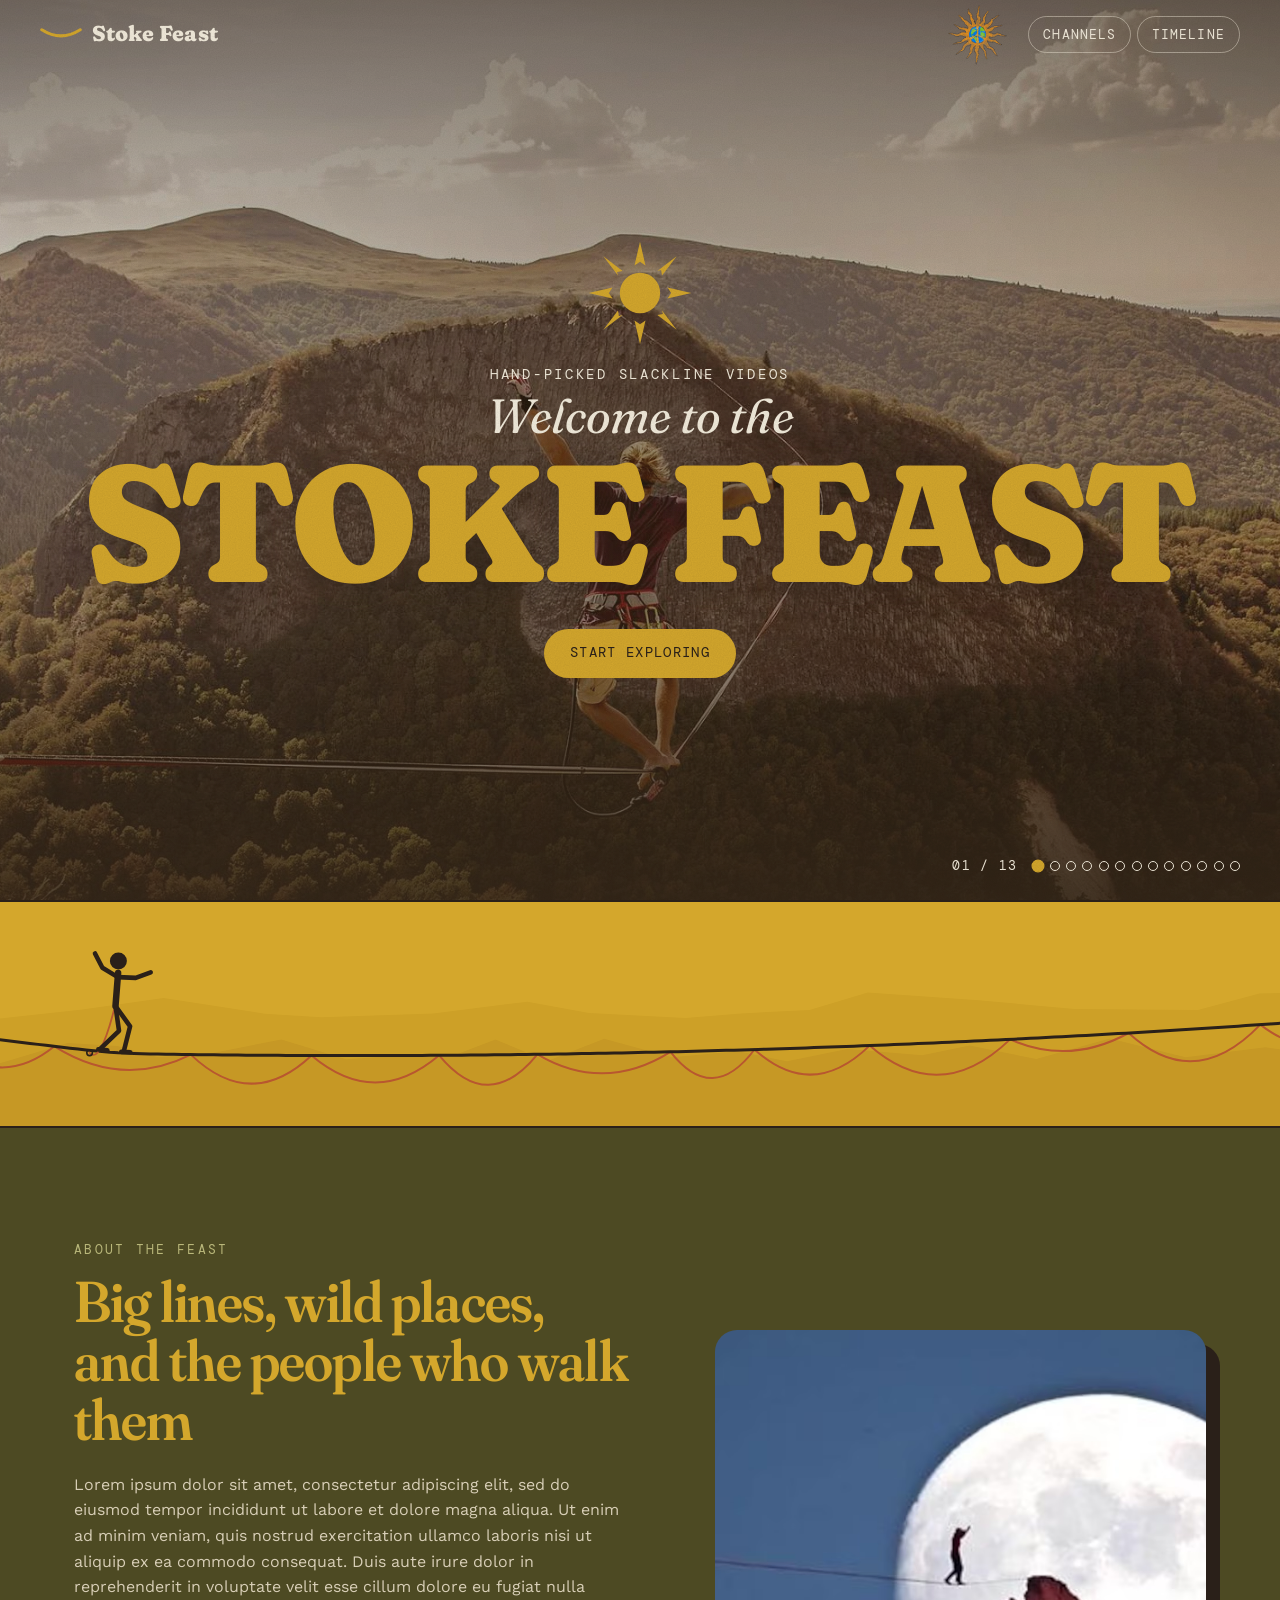
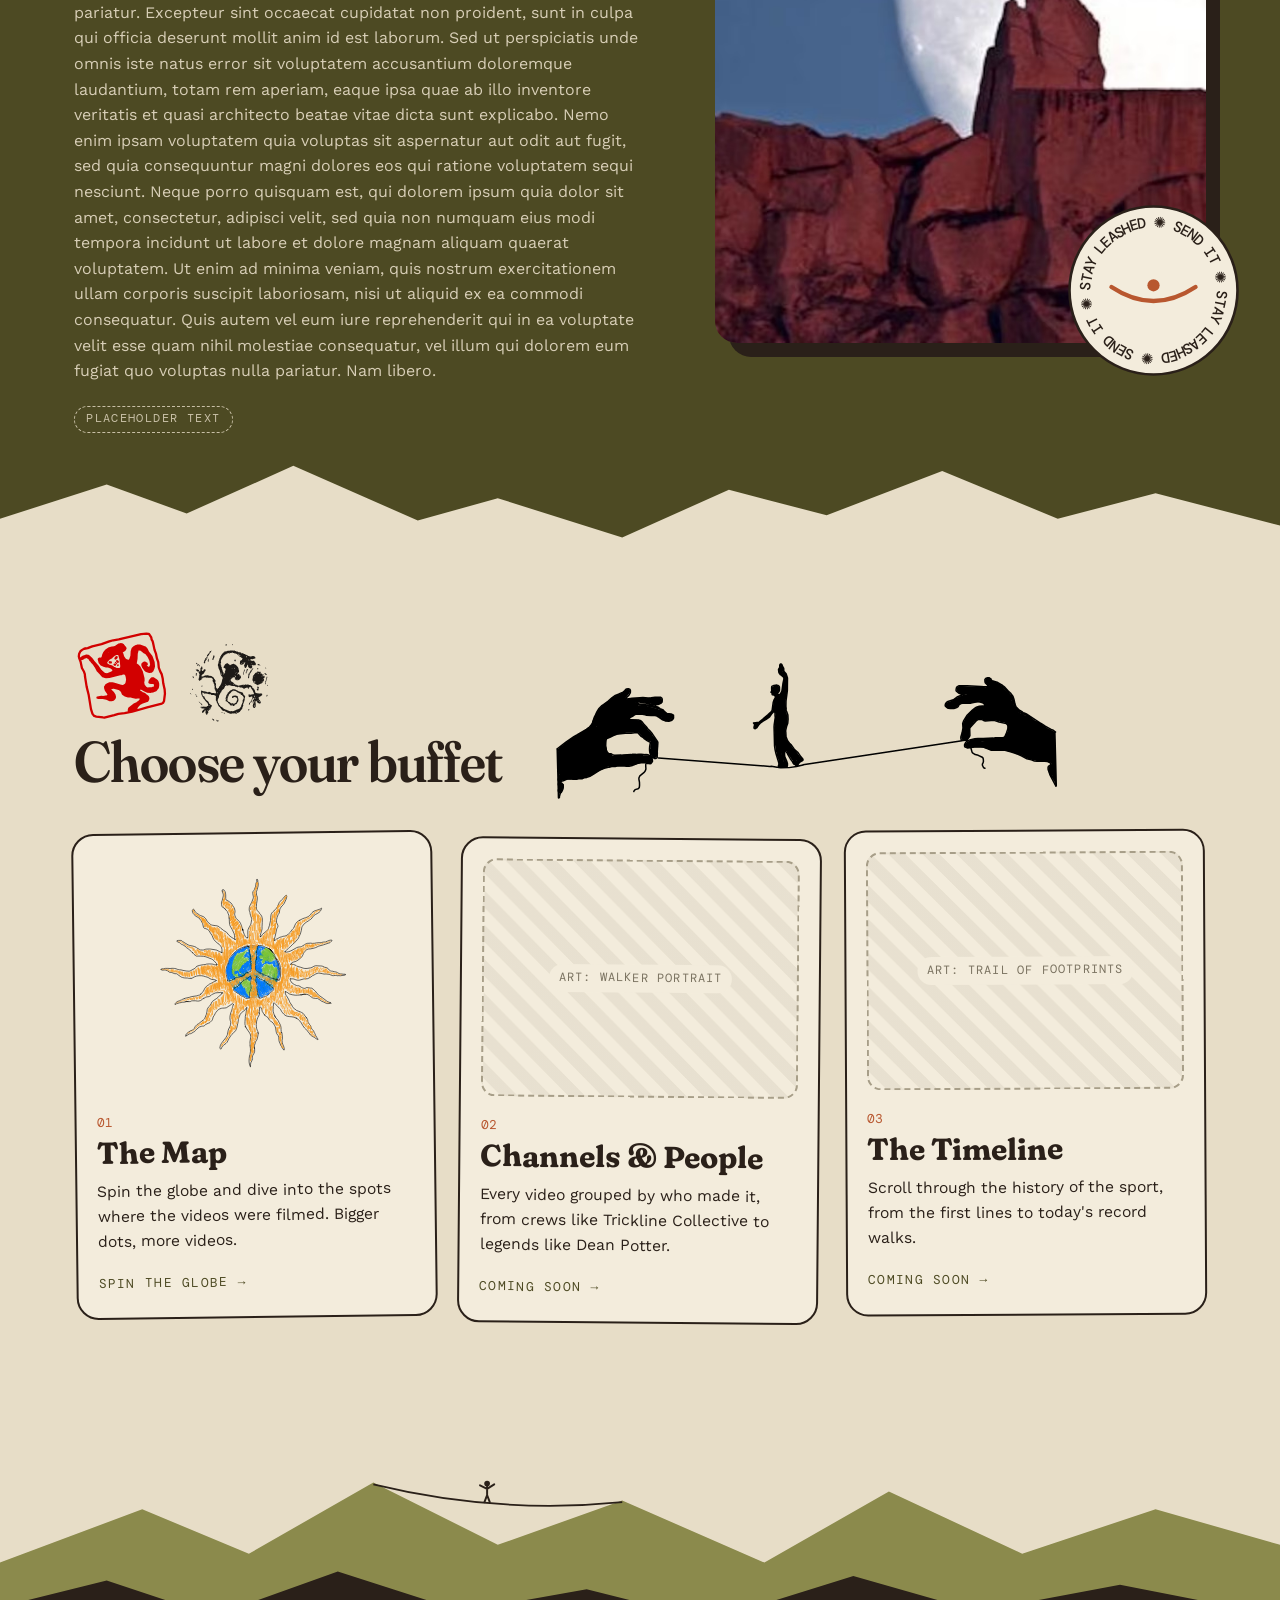
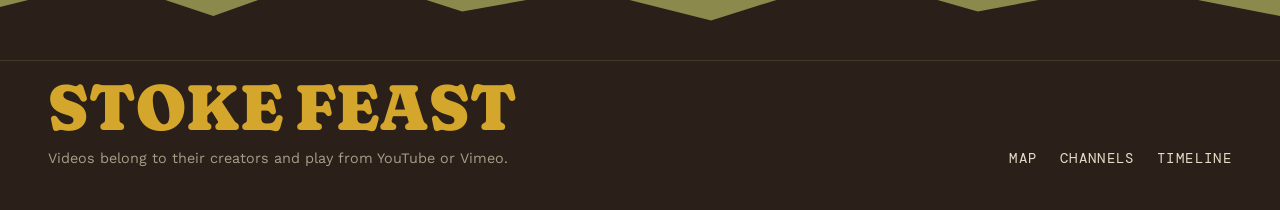
<file: index.html>
<!DOCTYPE html>
<html lang="en">
<head>
  <meta charset="utf-8">
  <meta name="viewport" content="width=device-width, initial-scale=1">
  <title>Stoke Feast · Hand-picked slackline videos</title>
  <meta name="description" content="A hand-curated collection of slacklining videos from around the world, with a focus on highlining.">
  <link rel="icon" href="data:image/svg+xml,<svg xmlns='http://www.w3.org/2000/svg' viewBox='0 0 100 100'><path d='M5 40 Q50 70 95 40' stroke='%23d4a72c' stroke-width='10' fill='none' stroke-linecap='round'/></svg>">
  <link rel="preconnect" href="https://fonts.googleapis.com">
  <link rel="preconnect" href="https://fonts.gstatic.com" crossorigin>
  <link rel="stylesheet" href="https://fonts.googleapis.com/css2?family=DM+Mono:wght@400;500&family=Fraunces:ital,opsz,wght,SOFT@0,9..144,300..900,0..100;1,9..144,300..900,0..100&family=Work+Sans:wght@400;500;600&display=swap">
  <link rel="stylesheet" href="style.css?v=2026-11-27b">
</head>
<body class="home">
  <a class="skip" href="#main">Skip to content</a>

  <header class="site-header" id="site-header">
    <a class="brand" href="index.html" aria-label="Stoke Feast home">
      <svg viewBox="0 0 48 20" aria-hidden="true"><path d="M2 4 Q24 18 46 4" /></svg>
      <span>Stoke Feast</span>
    </a>
    <nav class="site-nav" aria-label="Main">
      <a class="nav-map" href="map.html">
        <img class="nav-map-icon" src="images/icons/peace-sun.svg" alt="" width="252" height="256">
        <span class="nav-map-label">Map</span>
      </a>
      <a href="channels.html">Channels</a>
      <a href="timeline.html">Timeline</a>
    </nav>
  </header>

  <!-- HERO: rotating photos. The photo list lives at the top of home.js. -->
  <section class="hero" aria-label="Welcome">
    <div class="slides" id="slides">
      <img class="slide is-active" src="images/home/image1.webp" alt="A highliner balancing high above a forested valley">
    </div>
    <div class="hero-shade" aria-hidden="true"></div>

    <div class="hero-content">
      <!-- ART PLACEHOLDER: swap this sun for Liam's own hand-drawn art -->
      <svg class="hero-sun art-placeholder" viewBox="0 0 120 120" aria-hidden="true">
        <g class="rays">
          <path d="M60 4 L66 30 L60 26 L54 30 Z"/><path d="M60 116 L54 90 L60 94 L66 90 Z"/>
          <path d="M4 60 L30 54 L26 60 L30 66 Z"/><path d="M116 60 L90 66 L94 60 L90 54 Z"/>
          <path d="M20 20 L41 36 L35 37 L36 41 Z"/><path d="M100 100 L79 84 L85 83 L84 79 Z"/>
          <path d="M100 20 L84 41 L83 35 L79 36 Z"/><path d="M20 100 L36 79 L37 85 L41 84 Z"/>
        </g>
        <circle cx="60" cy="60" r="22"/>
      </svg>
      <p class="kicker">Hand-picked slackline videos</p>
      <h1>
        <span class="welcome">Welcome to the</span>
        <span class="title">Stoke Feast</span>
      </h1>
      <a class="btn" href="#about">Start exploring</a>
    </div>

    <div class="slide-controls">
      <span class="slide-count" id="slide-count" aria-live="polite"></span>
      <div class="dots" id="dots" role="group" aria-label="Choose photo"></div>
    </div>
  </section>

  <!-- A stick figure walking a highline. Drawn and animated by highline.js -->
  <div class="highline-band" aria-hidden="true">
    <svg id="highline" preserveAspectRatio="none"></svg>
  </div>

  <main id="main">
    <section class="about" id="about" aria-labelledby="about-title">
      <div class="wrap about-grid">
        <div class="about-text">
          <p class="eyebrow">About the feast</p>
          <h2 id="about-title">Big lines, wild places, and the people who walk them</h2>
          <!-- PLACEHOLDER: replace this 200-word paragraph with the real site description -->
          <p class="placeholder-copy">
            Lorem ipsum dolor sit amet, consectetur adipiscing elit, sed do eiusmod tempor incididunt ut labore et dolore magna aliqua. Ut enim ad minim veniam, quis nostrud exercitation ullamco laboris nisi ut aliquip ex ea commodo consequat. Duis aute irure dolor in reprehenderit in voluptate velit esse cillum dolore eu fugiat nulla pariatur. Excepteur sint occaecat cupidatat non proident, sunt in culpa qui officia deserunt mollit anim id est laborum. Sed ut perspiciatis unde omnis iste natus error sit voluptatem accusantium doloremque laudantium, totam rem aperiam, eaque ipsa quae ab illo inventore veritatis et quasi architecto beatae vitae dicta sunt explicabo. Nemo enim ipsam voluptatem quia voluptas sit aspernatur aut odit aut fugit, sed quia consequuntur magni dolores eos qui ratione voluptatem sequi nesciunt. Neque porro quisquam est, qui dolorem ipsum quia dolor sit amet, consectetur, adipisci velit, sed quia non numquam eius modi tempora incidunt ut labore et dolore magnam aliquam quaerat voluptatem. Ut enim ad minima veniam, quis nostrum exercitationem ullam corporis suscipit laboriosam, nisi ut aliquid ex ea commodi consequatur. Quis autem vel eum iure reprehenderit qui in ea voluptate velit esse quam nihil molestiae consequatur, vel illum qui dolorem eum fugiat quo voluptas nulla pariatur. Nam libero.
          </p>
          <span class="tag">Placeholder text</span>
        </div>

        <figure class="about-photo">
          <img src="images/home/image9.avif" alt="A highliner silhouetted against a full moon between red rock towers" loading="lazy">
          <!-- ART PLACEHOLDER: rotating sticker badge -->
          <svg class="sticker" viewBox="0 0 200 200" aria-hidden="true">
            <defs><path id="sticker-ring" d="M100 100 m-72 0 a72 72 0 1 1 144 0 a72 72 0 1 1 -144 0"/></defs>
            <circle cx="100" cy="100" r="96"/>
            <text><textPath href="#sticker-ring" textLength="446" lengthAdjust="spacing">Stay leashed ✺ Send it ✺ Stay leashed ✺ Send it ✺</textPath></text>
            <path class="sticker-line" d="M52 96 Q100 128 148 96"/>
            <circle class="sticker-walker" cx="100" cy="94" r="7"/>
          </svg>
        </figure>
      </div>
    </section>

    <svg class="ridge ridge-sand" viewBox="0 0 1440 120" preserveAspectRatio="none" aria-hidden="true">
      <path d="M0 120 L0 70 L120 30 L210 64 L330 8 L470 72 L560 46 L700 92 L820 36 L930 66 L1060 14 L1190 70 L1300 40 L1440 78 L1440 120 Z"/>
    </svg>

    <section class="explore" aria-labelledby="explore-title">
      <div class="wrap">
        <div class="explore-head">
          <div class="explore-title">
            <!-- Critters tossed on above the title: rotations and offsets are deliberately uneven -->
            <div class="tossed" aria-hidden="true">
              <img class="tossed-monkey" src="images/icons/monkey.svg" alt="" width="90" height="88">
              <img class="tossed-lizard" src="images/icons/lizard.svg" alt="" width="88" height="90">
            </div>
            <h2 id="explore-title">Choose your buffet</h2>
          </div>
          <img class="explore-hands" src="images/icons/hands-highline.svg" alt="" width="512" height="140">
        </div>

        <div class="cards">
          <a class="explore-card" href="map.html">
            <div class="art-slot art-slot--filled"><img class="art card-art" src="images/icons/peace-sun.svg" alt="" width="252" height="256"></div>
            <span class="num">01</span>
            <h3>The Map</h3>
            <p>Spin the globe and dive into the spots where the videos were filmed. Bigger dots, more videos.</p>
            <span class="soon">Spin the globe →</span>
          </a>
          <a class="explore-card" href="channels.html">
            <div class="art-slot"><span>Art: walker portrait</span></div>
            <span class="num">02</span>
            <h3>Channels &amp; People</h3>
            <p>Every video grouped by who made it, from crews like Trickline Collective to legends like Dean Potter.</p>
            <span class="soon">Coming soon →</span>
          </a>
          <a class="explore-card" href="timeline.html">
            <div class="art-slot"><span>Art: trail of footprints</span></div>
            <span class="num">03</span>
            <h3>The Timeline</h3>
            <p>Scroll through the history of the sport, from the first lines to today's record walks.</p>
            <span class="soon">Coming soon →</span>
          </a>
        </div>
      </div>
    </section>
  </main>

  <footer class="site-footer">
    <!-- ART PLACEHOLDER: footer landscape, could become an engraved illustration -->
    <svg class="footer-art" viewBox="0 0 1440 260" preserveAspectRatio="xMidYMax slice" aria-hidden="true">
      <path class="far" d="M0 260 L0 150 L160 90 L280 140 L420 60 L560 130 L700 80 L860 150 L1000 70 L1150 140 L1300 90 L1440 130 L1440 260 Z"/>
      <path class="line" d="M420 62 Q560 96 700 82"/>
      <g class="walker" transform="translate(548 76)"><circle cx="0" cy="-15" r="3.2"/><path d="M0 -12 L0 -2 M0 -9 L-8 -13 M0 -9 L8 -14 M0 -2 L-3 6 M0 -2 L3 6"/></g>
      <path class="near" d="M0 260 L0 200 L120 170 L240 210 L380 160 L520 205 L660 180 L800 215 L960 165 L1100 205 L1260 175 L1440 210 L1440 260 Z"/>
    </svg>
    <div class="footer-inner wrap">
      <div>
        <p class="footer-brand">Stoke Feast</p>
        <p class="footer-note">Videos belong to their creators and play from YouTube or Vimeo.</p>
      </div>
      <nav aria-label="Footer">
        <a href="map.html">Map</a>
        <a href="channels.html">Channels</a>
        <a href="timeline.html">Timeline</a>
      </nav>
    </div>
  </footer>

  <script src="home.js"></script>
  <script src="highline.js"></script>
</body>
</html>
</file>
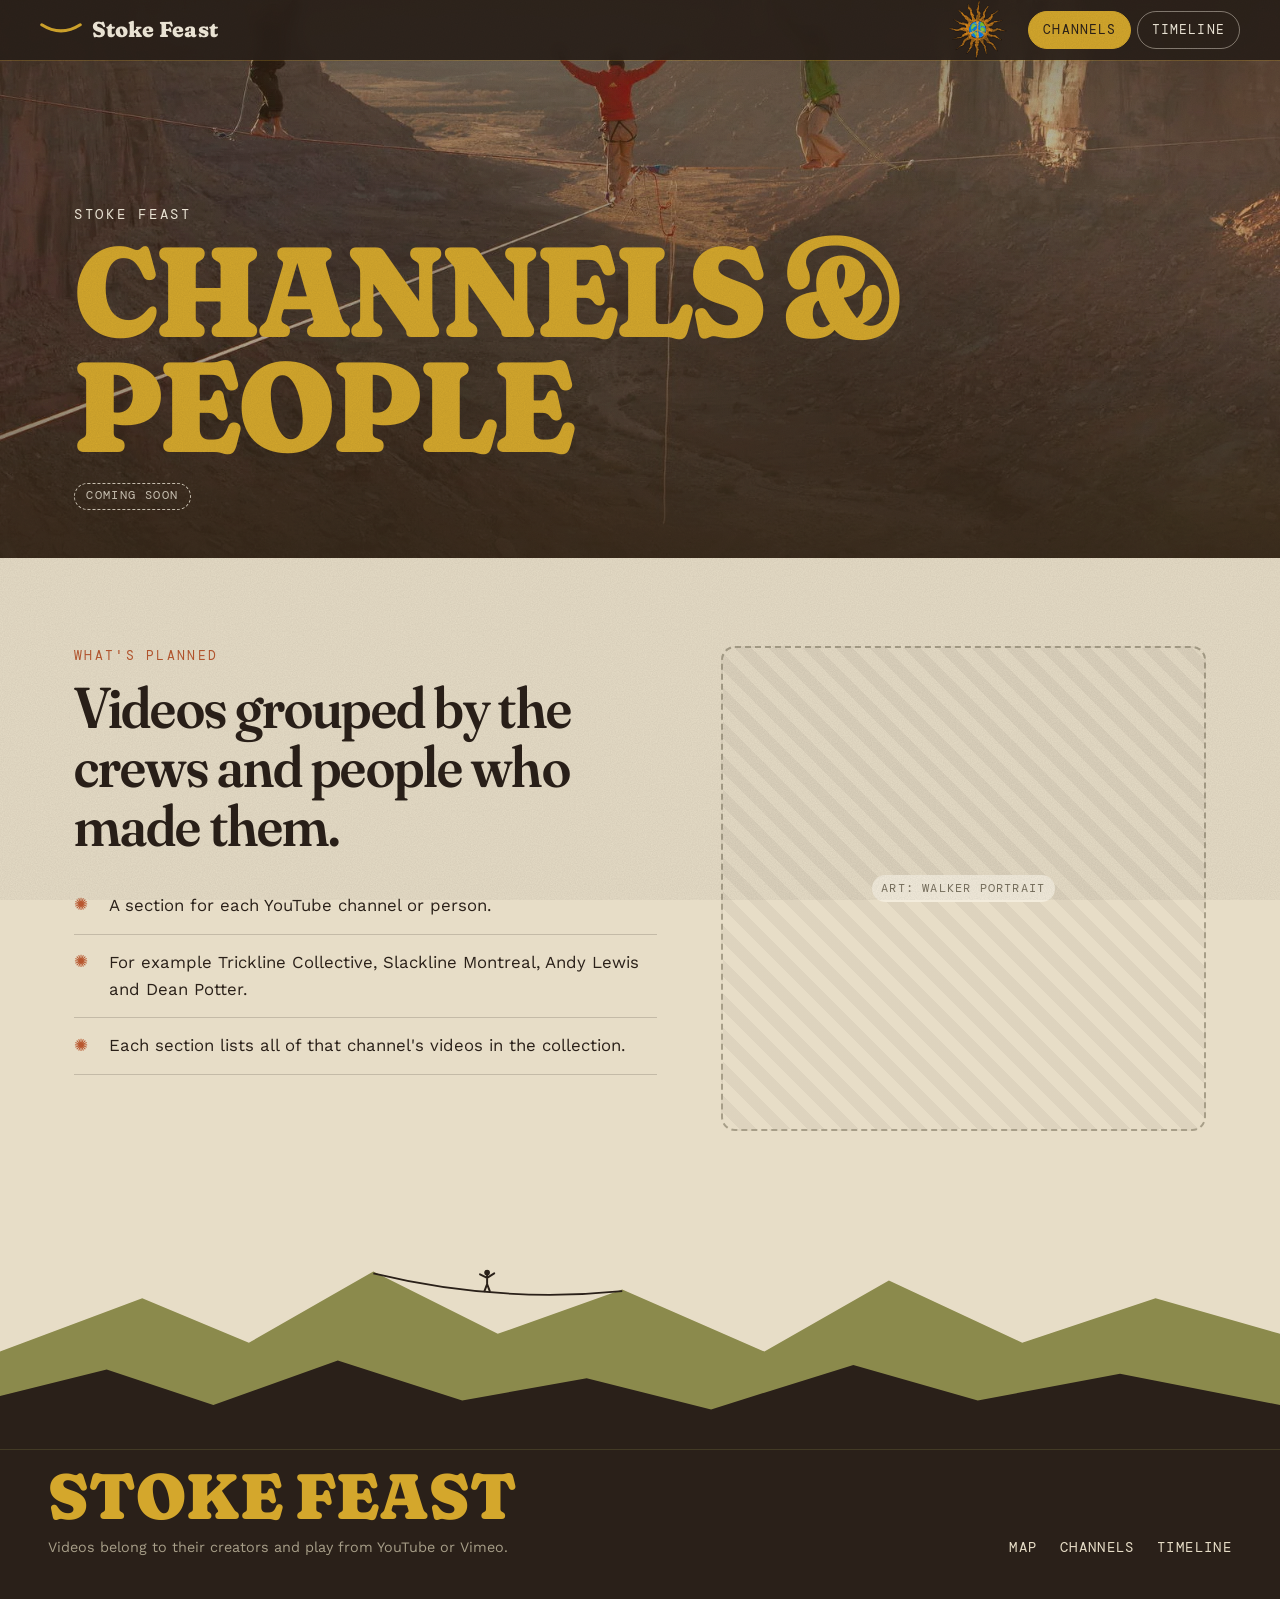
<file: channels.html>
<!DOCTYPE html>
<html lang="en">
<head>
  <meta charset="utf-8">
  <meta name="viewport" content="width=device-width, initial-scale=1">
  <title>Channels & People · Stoke Feast</title>
  <meta name="description" content="A hand-curated collection of slacklining videos from around the world, with a focus on highlining.">
  <link rel="icon" href="data:image/svg+xml,<svg xmlns='http://www.w3.org/2000/svg' viewBox='0 0 100 100'><path d='M5 40 Q50 70 95 40' stroke='%23d4a72c' stroke-width='10' fill='none' stroke-linecap='round'/></svg>">
  <link rel="preconnect" href="https://fonts.googleapis.com">
  <link rel="preconnect" href="https://fonts.gstatic.com" crossorigin>
  <link rel="stylesheet" href="https://fonts.googleapis.com/css2?family=DM+Mono:wght@400;500&family=Fraunces:ital,opsz,wght,SOFT@0,9..144,300..900,0..100;1,9..144,300..900,0..100&family=Work+Sans:wght@400;500;600&display=swap">
  <link rel="stylesheet" href="style.css?v=2026-11-27b">
</head>
<body>
  <a class="skip" href="#main">Skip to content</a>

  <header class="site-header" id="site-header">
    <a class="brand" href="index.html" aria-label="Stoke Feast home">
      <svg viewBox="0 0 48 20" aria-hidden="true"><path d="M2 4 Q24 18 46 4" /></svg>
      <span>Stoke Feast</span>
    </a>
    <nav class="site-nav" aria-label="Main">
      <a class="nav-map" href="map.html">
        <img class="nav-map-icon" src="images/icons/peace-sun.svg" alt="" width="252" height="256">
        <span class="nav-map-label">Map</span>
      </a>
      <a href="channels.html" aria-current="page">Channels</a>
      <a href="timeline.html">Timeline</a>
    </nav>
  </header>

  <main id="main">
    <section class="page-hero">
      <img src="images/home/image3.webp" alt="Three highliners on lines rigged across a desert canyon">
      <div class="hero-shade" aria-hidden="true"></div>
      <div class="wrap">
        <p class="kicker">Stoke Feast</p>
        <h1>Channels &amp; People</h1>
        <span class="tag">Coming soon</span>
      </div>
    </section>

    <section class="plan" aria-labelledby="plan-title">
      <div class="wrap plan-grid">
        <div>
          <p class="eyebrow">What's planned</p>
          <h2 id="plan-title">Videos grouped by the crews and people who made them.</h2>
          <ul>
            <li>A section for each YouTube channel or person.</li>
            <li>For example Trickline Collective, Slackline Montreal, Andy Lewis and Dean Potter.</li>
            <li>Each section lists all of that channel's videos in the collection.</li>
          </ul>
        </div>
        <div class="art-slot"><span>Art: walker portrait</span></div>
      </div>
    </section>
  </main>

  <footer class="site-footer">
    <!-- ART PLACEHOLDER: footer landscape, could become an engraved illustration -->
    <svg class="footer-art" viewBox="0 0 1440 260" preserveAspectRatio="xMidYMax slice" aria-hidden="true">
      <path class="far" d="M0 260 L0 150 L160 90 L280 140 L420 60 L560 130 L700 80 L860 150 L1000 70 L1150 140 L1300 90 L1440 130 L1440 260 Z"/>
      <path class="line" d="M420 62 Q560 96 700 82"/>
      <g class="walker" transform="translate(548 76)"><circle cx="0" cy="-15" r="3.2"/><path d="M0 -12 L0 -2 M0 -9 L-8 -13 M0 -9 L8 -14 M0 -2 L-3 6 M0 -2 L3 6"/></g>
      <path class="near" d="M0 260 L0 200 L120 170 L240 210 L380 160 L520 205 L660 180 L800 215 L960 165 L1100 205 L1260 175 L1440 210 L1440 260 Z"/>
    </svg>
    <div class="footer-inner wrap">
      <div>
        <p class="footer-brand">Stoke Feast</p>
        <p class="footer-note">Videos belong to their creators and play from YouTube or Vimeo.</p>
      </div>
      <nav aria-label="Footer">
        <a href="map.html">Map</a>
        <a href="channels.html">Channels</a>
        <a href="timeline.html">Timeline</a>
      </nav>
    </div>
  </footer>
</body>
</html>
</file>
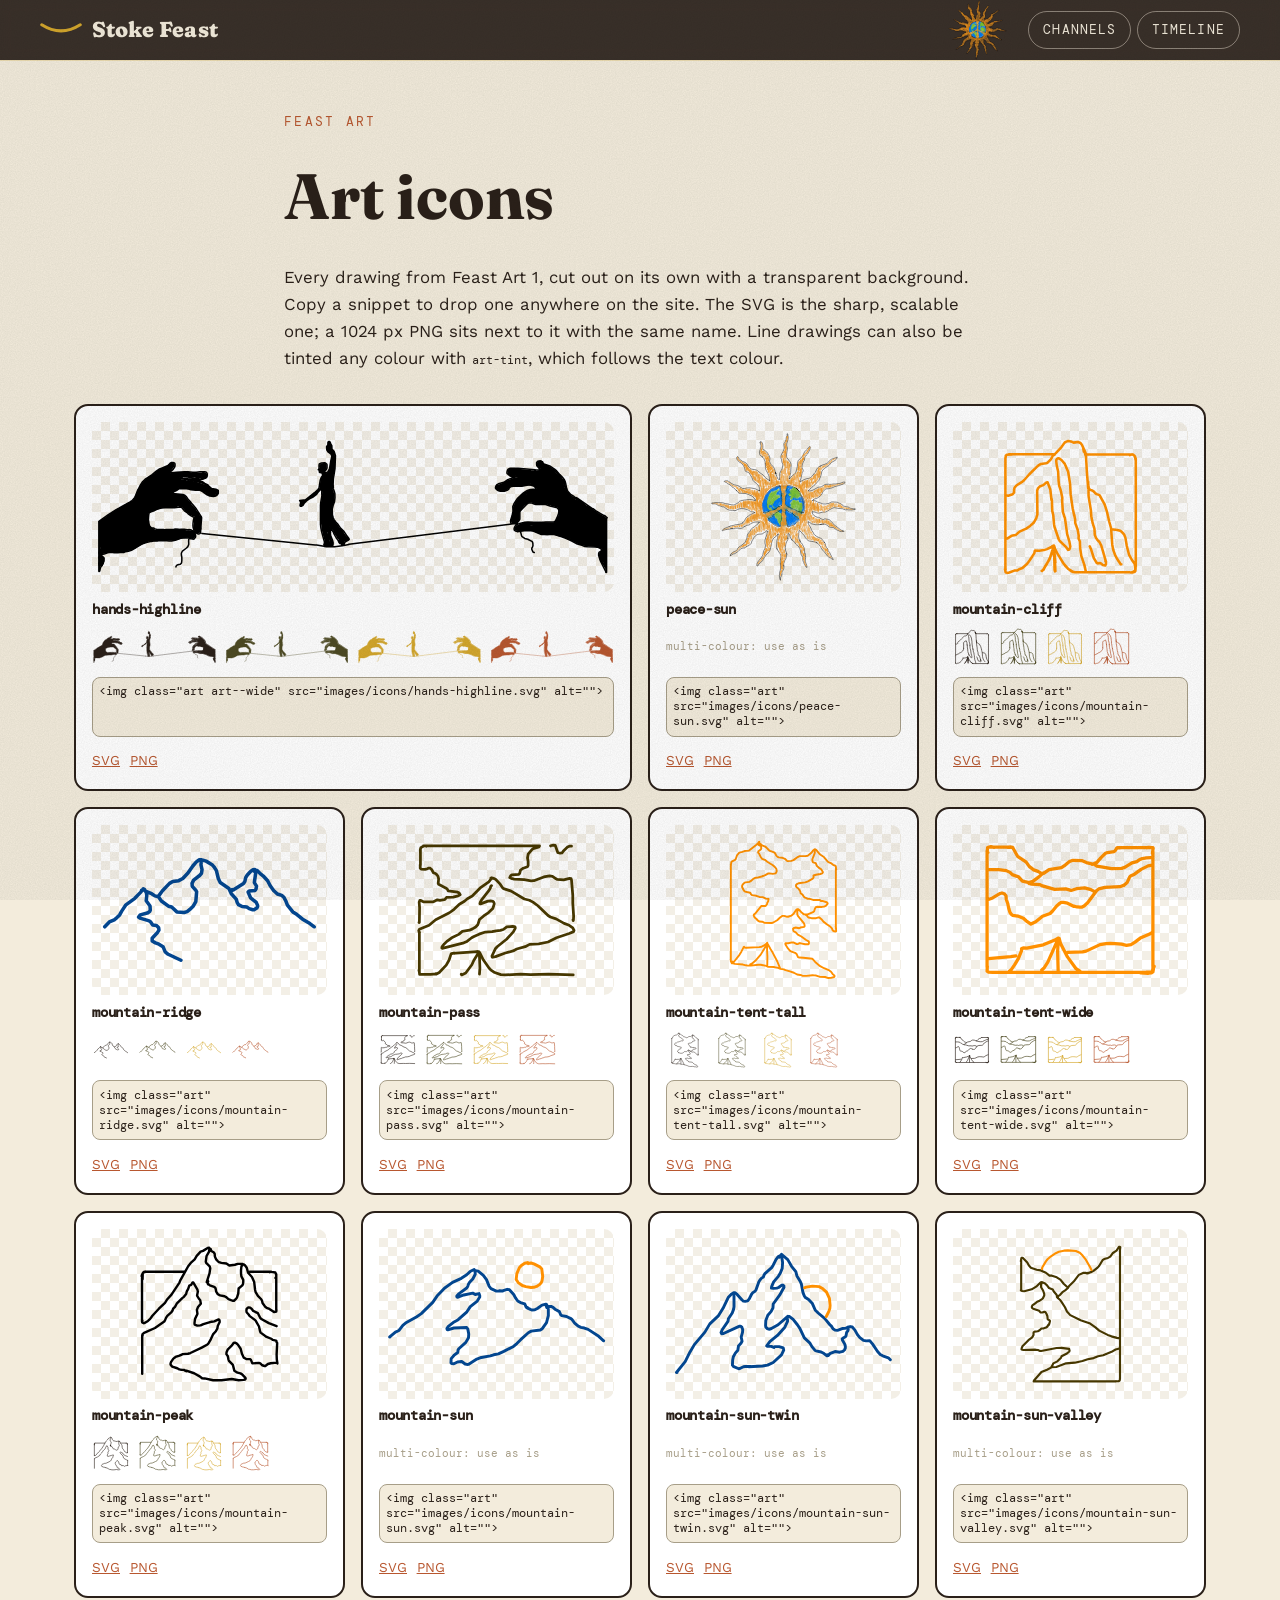
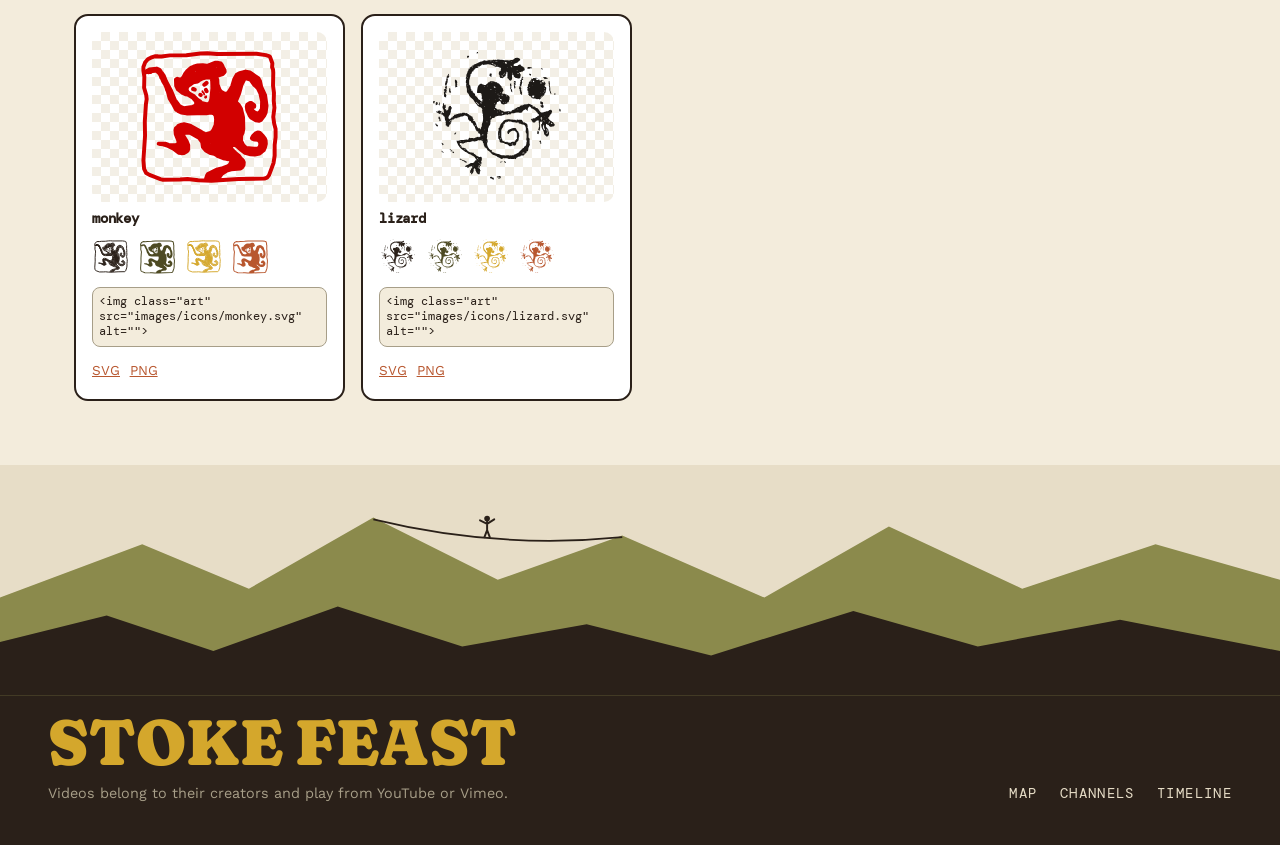
<file: icons.html>
<!DOCTYPE html>
<html lang="en">
<head>
  <meta charset="utf-8">
  <meta name="viewport" content="width=device-width, initial-scale=1">
  <title>Art icons · Stoke Feast</title>
  <meta name="description" content="A hand-curated collection of slacklining videos from around the world, with a focus on highlining.">
  <link rel="icon" href="data:image/svg+xml,<svg xmlns='http://www.w3.org/2000/svg' viewBox='0 0 100 100'><path d='M5 40 Q50 70 95 40' stroke='%23d4a72c' stroke-width='10' fill='none' stroke-linecap='round'/></svg>">
  <link rel="preconnect" href="https://fonts.googleapis.com">
  <link rel="preconnect" href="https://fonts.gstatic.com" crossorigin>
  <link rel="stylesheet" href="https://fonts.googleapis.com/css2?family=DM+Mono:wght@400;500&family=Fraunces:ital,opsz,wght,SOFT@0,9..144,300..900,0..100;1,9..144,300..900,0..100&family=Work+Sans:wght@400;500;600&display=swap">
  <link rel="stylesheet" href="style.css?v=2026-11-27b">
</head>
<body>
  <a class="skip" href="#main">Skip to content</a>

  <header class="site-header" id="site-header">
    <a class="brand" href="index.html" aria-label="Stoke Feast home">
      <svg viewBox="0 0 48 20" aria-hidden="true"><path d="M2 4 Q24 18 46 4" /></svg>
      <span>Stoke Feast</span>
    </a>
    <nav class="site-nav" aria-label="Main">
      <a class="nav-map" href="map.html">
        <img class="nav-map-icon" src="images/icons/peace-sun.svg" alt="" width="252" height="256">
        <span class="nav-map-label">Map</span>
      </a>
      <a href="channels.html">Channels</a>
      <a href="timeline.html">Timeline</a>
    </nav>
  </header>

  <main id="main" class="icons-page">
    <section class="wrap icons-intro">
      <p class="eyebrow">Feast Art</p>
      <h1>Art icons</h1>
      <p>Every drawing from Feast Art 1, cut out on its own with a transparent background. Copy a snippet to drop one anywhere on the site. The SVG is the sharp, scalable one; a 1024&nbsp;px PNG sits next to it with the same name. Line drawings can also be tinted any colour with <code>art-tint</code>, which follows the text colour.</p>
    </section>
    <section class="wrap icon-grid" id="icon-grid" aria-label="All icons"></section>
  </main>

  <style>
    .icons-page { padding: 7rem 0 4rem; background: var(--paper); }
    .icons-intro { max-width: 760px; margin-bottom: 2rem; }
    .icons-intro .eyebrow { color: var(--rust); }
    .icons-intro h1 { font-family: var(--display); font-size: clamp(2.4rem, 6vw, 4rem); margin: 0 0 .6rem; color: var(--bark); }
    .icons-intro code, .icon-card code { font-family: var(--mono); font-size: .78rem; }
    .icon-grid { display: grid; grid-template-columns: repeat(auto-fill, minmax(250px, 1fr)); gap: 1rem; }
    .icon-card { background: #fff; border: 2px solid var(--bark); border-radius: calc(var(--radius) - 8px); padding: 1rem; display: flex; flex-direction: column; gap: .6rem; }
    .icon-card.is-wide { grid-column: span 2; }
    .icon-stage { height: 170px; display: grid; place-items: center; border-radius: 10px;
      background: conic-gradient(#f3efe6 25%, #fff 0 50%, #f3efe6 0 75%, #fff 0) 0 0 / 18px 18px; }
    .icon-stage .art { --art-size: 150px; }
    .icon-card.is-wide .icon-stage .art { height: auto; width: 100%; max-height: 150px; }
    .icon-tints { display: flex; gap: .5rem; align-items: center; min-height: 2.6rem; }
    .icon-tints .art-tint { --art-size: 2.4rem; }
    .icon-card.is-wide .icon-tints .art-tint { width: 8rem; }
    .icon-tints small { font-family: var(--mono); font-size: .68rem; color: var(--stone); }
    .icon-card h2 { font-family: var(--mono); font-size: .9rem; margin: 0; color: var(--bark); }
    .icon-card a { font-size: .85rem; margin-right: .6rem; color: var(--rust); }
    .icon-card textarea { width: 100%; font-family: var(--mono); font-size: .72rem; border: 1px solid var(--stone); border-radius: 8px; padding: .4rem; resize: none; background: var(--paper); color: var(--bark); }
    @media (max-width: 600px) { .icon-card.is-wide { grid-column: auto; } }
  </style>
  <script>
    // name, tintable (single colour line drawing), wide
    const ICONS = [
      ["hands-highline", true, true],
      ["peace-sun", false, false],
      ["mountain-cliff", true], ["mountain-ridge", true], ["mountain-pass", true],
      ["mountain-tent-tall", true], ["mountain-tent-wide", true], ["mountain-peak", true],
      ["mountain-sun", false], ["mountain-sun-twin", false], ["mountain-sun-valley", false],
      ["monkey", true], ["lizard", true],
    ];
    const grid = document.getElementById("icon-grid");
    ICONS.forEach(([name, tint, wide]) => {
      const src = `images/icons/${name}.svg`;
      const snippet = `<img class="art${wide ? " art--wide" : ""}" src="${src}" alt="">`;
      const card = document.createElement("article");
      card.className = "icon-card" + (wide ? " is-wide" : "");
      card.innerHTML = `
        <div class="icon-stage"><img class="art" src="${src}" alt="${name.replace(/-/g, " ")}"></div>
        <h2>${name}</h2>
        <div class="icon-tints">${tint
          ? ["--bark", "--moss", "--mustard", "--rust"].map((c) => `<span class="art-tint" style="--art:url(${src});color:var(${c})"></span>`).join("")
          : "<small>multi-colour: use as is</small>"}</div>
        <textarea rows="3" readonly aria-label="HTML for ${name}">${snippet.replace(/</g, "&lt;")}</textarea>
        <div><a href="${src}" download>SVG</a><a href="images/icons/${name}.png" download>PNG</a></div>`;
      grid.appendChild(card);
    });
    grid.addEventListener("focusin", (e) => { if (e.target.tagName === "TEXTAREA") e.target.select(); });
  </script>

  <footer class="site-footer">
    <!-- ART PLACEHOLDER: footer landscape, could become an engraved illustration -->
    <svg class="footer-art" viewBox="0 0 1440 260" preserveAspectRatio="xMidYMax slice" aria-hidden="true">
      <path class="far" d="M0 260 L0 150 L160 90 L280 140 L420 60 L560 130 L700 80 L860 150 L1000 70 L1150 140 L1300 90 L1440 130 L1440 260 Z"/>
      <path class="line" d="M420 62 Q560 96 700 82"/>
      <g class="walker" transform="translate(548 76)"><circle cx="0" cy="-15" r="3.2"/><path d="M0 -12 L0 -2 M0 -9 L-8 -13 M0 -9 L8 -14 M0 -2 L-3 6 M0 -2 L3 6"/></g>
      <path class="near" d="M0 260 L0 200 L120 170 L240 210 L380 160 L520 205 L660 180 L800 215 L960 165 L1100 205 L1260 175 L1440 210 L1440 260 Z"/>
    </svg>
    <div class="footer-inner wrap">
      <div>
        <p class="footer-brand">Stoke Feast</p>
        <p class="footer-note">Videos belong to their creators and play from YouTube or Vimeo.</p>
      </div>
      <nav aria-label="Footer">
        <a href="map.html">Map</a>
        <a href="channels.html">Channels</a>
        <a href="timeline.html">Timeline</a>
      </nav>
    </div>
  </footer>
</body>
</html>
</file>
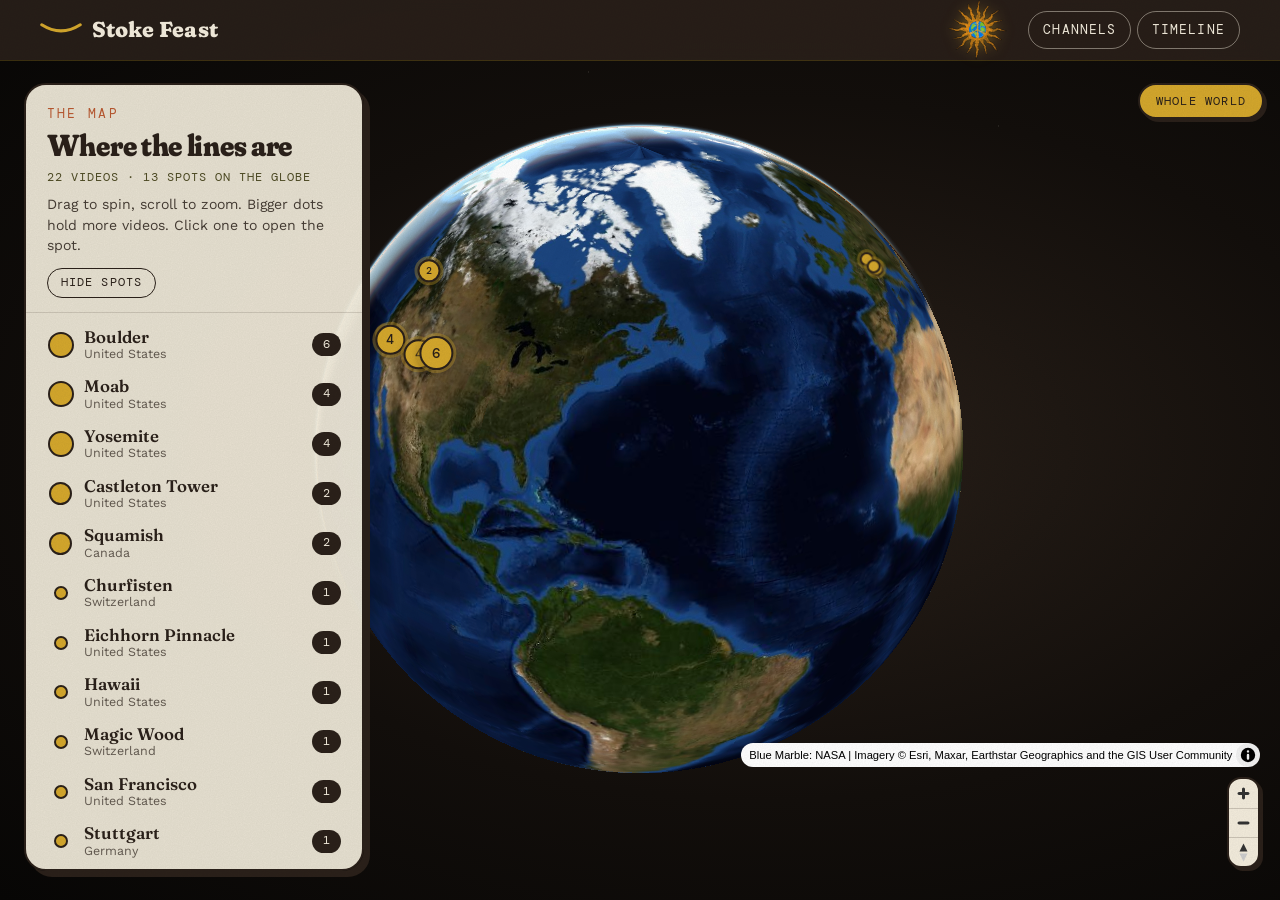
<file: map.html>
<!DOCTYPE html>
<html lang="en">
<head>
  <meta charset="utf-8">
  <meta name="viewport" content="width=device-width, initial-scale=1">
  <title>The Map · Stoke Feast</title>
  <meta name="description" content="Spin the globe and find slacklining and highlining videos by the place they were filmed.">
  <link rel="icon" href="data:image/svg+xml,<svg xmlns='http://www.w3.org/2000/svg' viewBox='0 0 100 100'><path d='M5 40 Q50 70 95 40' stroke='%23d4a72c' stroke-width='10' fill='none' stroke-linecap='round'/></svg>">
  <link rel="preconnect" href="https://fonts.googleapis.com">
  <link rel="preconnect" href="https://fonts.gstatic.com" crossorigin>
  <link rel="stylesheet" href="https://fonts.googleapis.com/css2?family=DM+Mono:wght@400;500&family=Fraunces:ital,opsz,wght,SOFT@0,9..144,300..900,0..100;1,9..144,300..900,0..100&family=Work+Sans:wght@400;500;600&display=swap">
  <link rel="stylesheet" href="vendor/maplibre/maplibre-gl.css">
  <link rel="stylesheet" href="style.css?v=2026-11-27b">
</head>
<body class="map-page">
  <a class="skip" href="#spot-panel">Skip to the list of spots</a>

  <header class="site-header" id="site-header">
    <a class="brand" href="index.html" aria-label="Stoke Feast home">
      <svg viewBox="0 0 48 20" aria-hidden="true"><path d="M2 4 Q24 18 46 4" /></svg>
      <span>Stoke Feast</span>
    </a>
    <nav class="site-nav" aria-label="Main">
      <a class="nav-map" href="map.html" aria-current="page">
        <img class="nav-map-icon" src="images/icons/peace-sun.svg" alt="" width="252" height="256">
        <span class="nav-map-label">Map</span>
      </a>
      <a href="channels.html">Channels</a>
      <a href="timeline.html">Timeline</a>
    </nav>
  </header>

  <main id="main" class="map-main">
    <div id="globe" class="globe" role="region" aria-label="Globe of filming spots. Drag to spin, scroll or pinch to zoom."></div>

    <aside class="spot-panel" id="spot-panel" aria-labelledby="panel-title">
      <div class="panel-head">
        <p class="eyebrow">The Map</p>
        <h1 id="panel-title">Where the lines are</h1>
        <p class="panel-stats" id="panel-stats"></p>
        <p class="panel-hint">Drag to spin, scroll to zoom. Bigger dots hold more videos. Click one to open the spot.</p>
        <button class="panel-toggle" id="panel-toggle" type="button" aria-expanded="true" aria-controls="spot-lists">
          <span class="when-open">Hide spots</span><span class="when-closed">Show all spots</span>
        </button>
      </div>
      <div class="spot-lists" id="spot-lists">
        <ol class="spot-list" id="spot-list"></ol>
        <div id="unpinned"></div>
      </div>
    </aside>

    <button class="reset-view" id="reset-view" type="button">Whole world</button>
  </main>

  <script src="vendor/maplibre/maplibre-gl.js"></script>
  <script src="videos.js"></script>
  <script src="spots.js"></script>
  <script src="site.js"></script>
  <script src="map.js"></script>
</body>
</html>
</file>
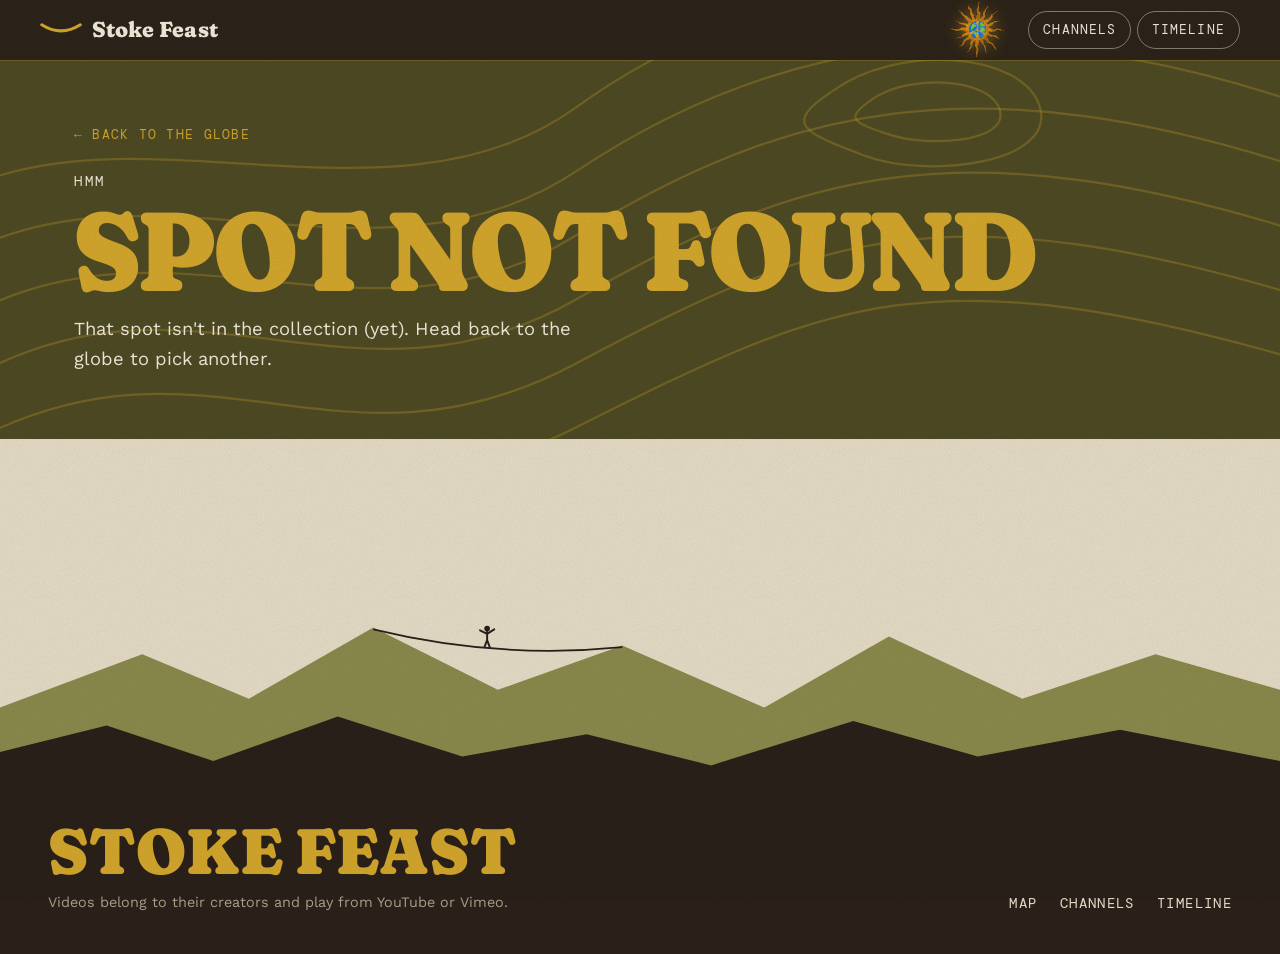
<file: spot.html>
<!DOCTYPE html>
<html lang="en">
<head>
  <meta charset="utf-8">
  <meta name="viewport" content="width=device-width, initial-scale=1">
  <title>Spot · Stoke Feast</title>
  <meta name="description" content="Slacklining and highlining videos filmed at one spot.">
  <link rel="icon" href="data:image/svg+xml,<svg xmlns='http://www.w3.org/2000/svg' viewBox='0 0 100 100'><path d='M5 40 Q50 70 95 40' stroke='%23d4a72c' stroke-width='10' fill='none' stroke-linecap='round'/></svg>">
  <link rel="preconnect" href="https://fonts.googleapis.com">
  <link rel="preconnect" href="https://fonts.gstatic.com" crossorigin>
  <link rel="stylesheet" href="https://fonts.googleapis.com/css2?family=DM+Mono:wght@400;500&family=Fraunces:ital,opsz,wght,SOFT@0,9..144,300..900,0..100;1,9..144,300..900,0..100&family=Work+Sans:wght@400;500;600&display=swap">
  <link rel="stylesheet" href="style.css?v=2026-11-27b">
</head>
<body class="spot-page">
  <a class="skip" href="#main">Skip to content</a>

  <header class="site-header" id="site-header">
    <a class="brand" href="index.html" aria-label="Stoke Feast home">
      <svg viewBox="0 0 48 20" aria-hidden="true"><path d="M2 4 Q24 18 46 4" /></svg>
      <span>Stoke Feast</span>
    </a>
    <nav class="site-nav" aria-label="Main">
      <a class="nav-map" href="map.html" aria-current="page">
        <img class="nav-map-icon" src="images/icons/peace-sun.svg" alt="" width="252" height="256">
        <span class="nav-map-label">Map</span>
      </a>
      <a href="channels.html">Channels</a>
      <a href="timeline.html">Timeline</a>
    </nav>
  </header>

  <main id="main">
    <!-- Filled in by spot.js from the ?id= in the address, e.g. spot.html?id=moab -->
    <section class="spot-hero">
      <!-- ART PLACEHOLDER: topo lines, could become a hand-drawn sketch of each spot -->
      <svg class="topo" viewBox="0 0 800 400" preserveAspectRatio="xMidYMid slice" aria-hidden="true">
        <g fill="none" stroke-width="1.4">
          <path d="M-20 300 C120 220 220 330 360 250 S600 140 820 210"/>
          <path d="M-20 260 C110 190 230 290 360 210 S610 100 820 170"/>
          <path d="M-20 220 C100 160 240 250 360 170 S620 60 820 130"/>
          <path d="M-20 180 C90 130 250 210 360 130 S630 20 820 90"/>
          <path d="M-20 340 C130 260 210 370 360 290 S590 180 820 250"/>
          <path d="M-20 380 C140 300 200 410 360 330 S580 220 820 290"/>
          <path d="M520 120 C560 90 640 95 650 130 S580 175 540 160 S490 140 520 120Z"/>
          <path d="M545 125 C570 108 620 112 625 132 S580 155 556 147 S528 137 545 125Z"/>
        </g>
      </svg>
      <div class="wrap spot-hero-inner">
        <a class="back-link" href="map.html" id="back-link">← Back to the globe</a>
        <p class="kicker" id="spot-kicker">Spot</p>
        <h1 id="spot-name">Loading…</h1>
        <p class="spot-region" id="spot-region"></p>
        <p class="spot-meta" id="spot-meta"></p>
      </div>
    </section>

    <section class="spot-videos" aria-labelledby="videos-title">
      <div class="wrap">
        <h2 id="videos-title" class="visually-hidden">Videos</h2>
        <ol class="video-list" id="video-list"></ol>
      </div>
    </section>
  </main>

  <footer class="site-footer">
    <!-- ART PLACEHOLDER: footer landscape, could become an engraved illustration -->
    <svg class="footer-art" viewBox="0 0 1440 260" preserveAspectRatio="xMidYMax slice" aria-hidden="true">
      <path class="far" d="M0 260 L0 150 L160 90 L280 140 L420 60 L560 130 L700 80 L860 150 L1000 70 L1150 140 L1300 90 L1440 130 L1440 260 Z"/>
      <path class="line" d="M420 62 Q560 96 700 82"/>
      <g class="walker" transform="translate(548 76)"><circle cx="0" cy="-15" r="3.2"/><path d="M0 -12 L0 -2 M0 -9 L-8 -13 M0 -9 L8 -14 M0 -2 L-3 6 M0 -2 L3 6"/></g>
      <path class="near" d="M0 260 L0 200 L120 170 L240 210 L380 160 L520 205 L660 180 L800 215 L960 165 L1100 205 L1260 175 L1440 210 L1440 260 Z"/>
    </svg>
    <div class="footer-inner wrap">
      <div>
        <p class="footer-brand">Stoke Feast</p>
        <p class="footer-note">Videos belong to their creators and play from YouTube or Vimeo.</p>
      </div>
      <nav aria-label="Footer">
        <a href="map.html">Map</a>
        <a href="channels.html">Channels</a>
        <a href="timeline.html">Timeline</a>
      </nav>
    </div>
  </footer>

  <script src="videos.js"></script>
  <script src="spots.js"></script>
  <script src="site.js"></script>
  <script src="spot.js"></script>
</body>
</html>
</file>
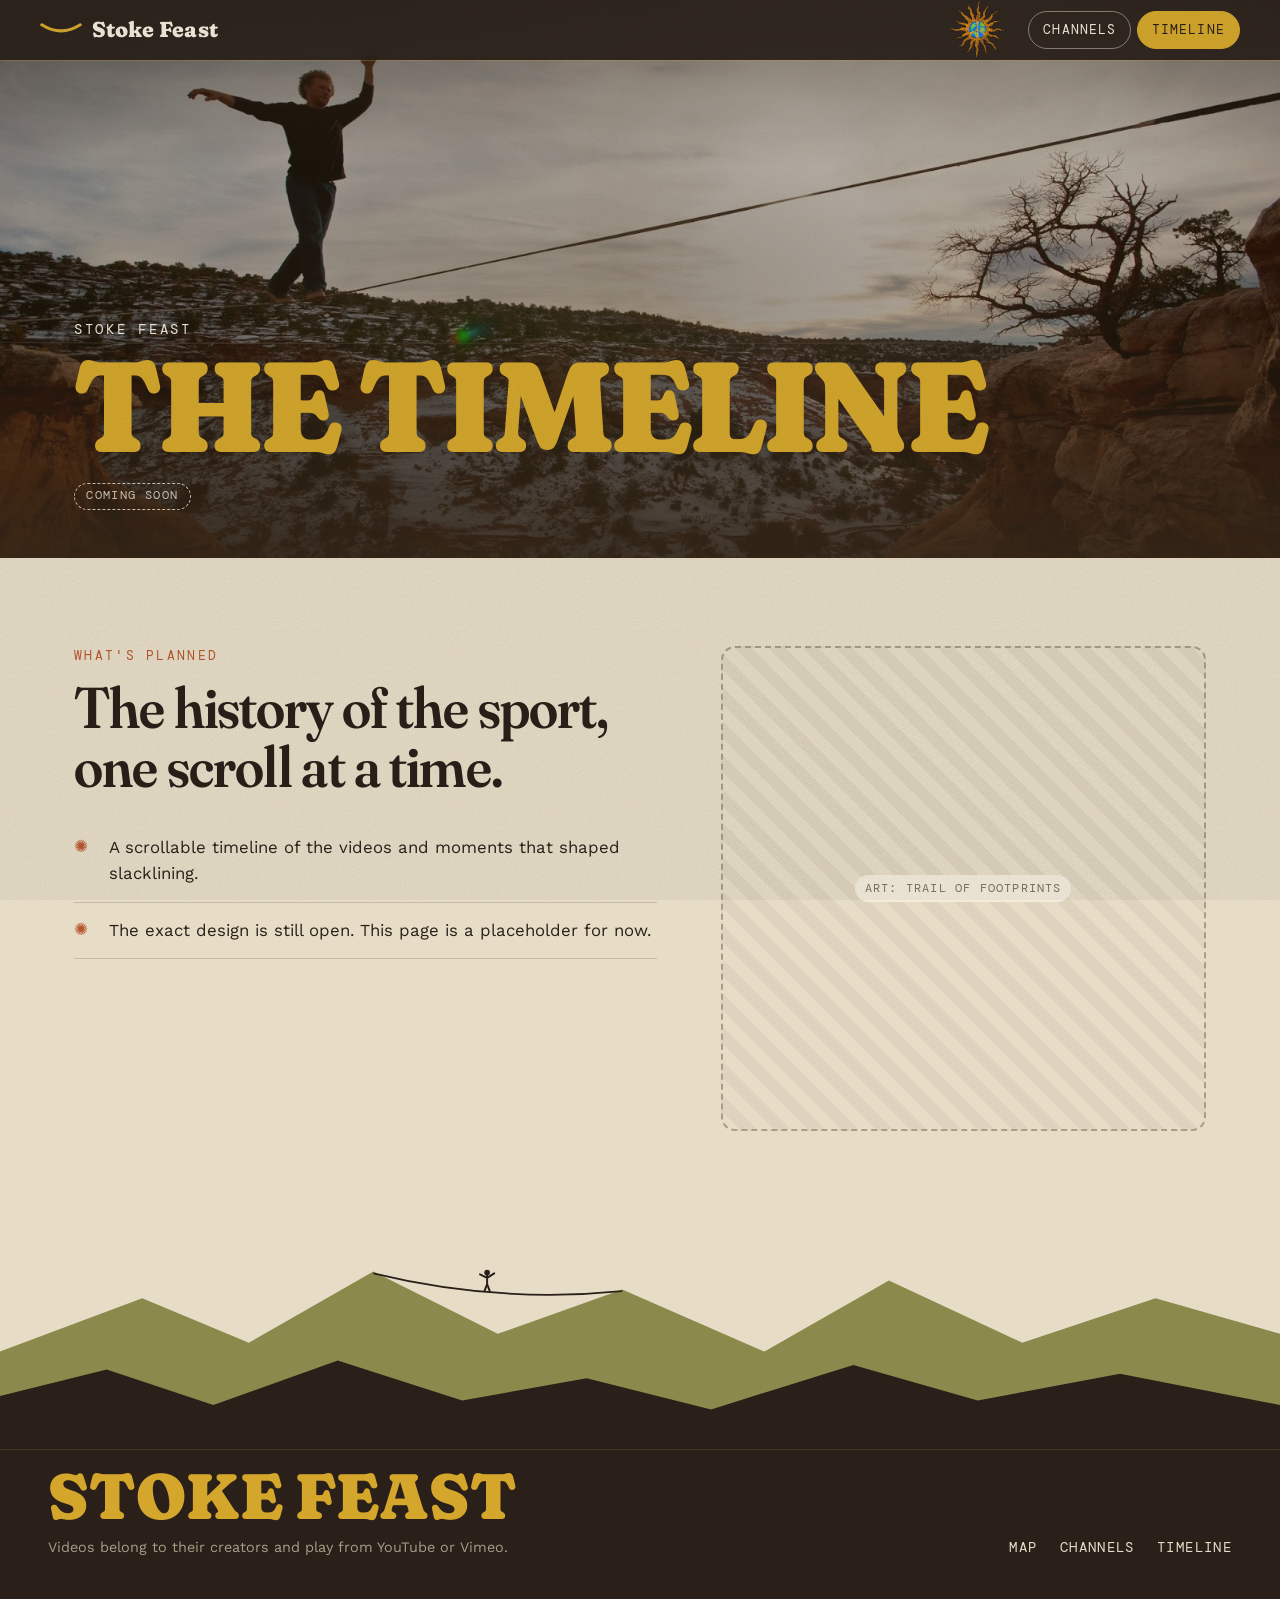
<file: timeline.html>
<!DOCTYPE html>
<html lang="en">
<head>
  <meta charset="utf-8">
  <meta name="viewport" content="width=device-width, initial-scale=1">
  <title>The Timeline · Stoke Feast</title>
  <meta name="description" content="A hand-curated collection of slacklining videos from around the world, with a focus on highlining.">
  <link rel="icon" href="data:image/svg+xml,<svg xmlns='http://www.w3.org/2000/svg' viewBox='0 0 100 100'><path d='M5 40 Q50 70 95 40' stroke='%23d4a72c' stroke-width='10' fill='none' stroke-linecap='round'/></svg>">
  <link rel="preconnect" href="https://fonts.googleapis.com">
  <link rel="preconnect" href="https://fonts.gstatic.com" crossorigin>
  <link rel="stylesheet" href="https://fonts.googleapis.com/css2?family=DM+Mono:wght@400;500&family=Fraunces:ital,opsz,wght,SOFT@0,9..144,300..900,0..100;1,9..144,300..900,0..100&family=Work+Sans:wght@400;500;600&display=swap">
  <link rel="stylesheet" href="style.css?v=2026-11-27b">
</head>
<body>
  <a class="skip" href="#main">Skip to content</a>

  <header class="site-header" id="site-header">
    <a class="brand" href="index.html" aria-label="Stoke Feast home">
      <svg viewBox="0 0 48 20" aria-hidden="true"><path d="M2 4 Q24 18 46 4" /></svg>
      <span>Stoke Feast</span>
    </a>
    <nav class="site-nav" aria-label="Main">
      <a class="nav-map" href="map.html">
        <img class="nav-map-icon" src="images/icons/peace-sun.svg" alt="" width="252" height="256">
        <span class="nav-map-label">Map</span>
      </a>
      <a href="channels.html">Channels</a>
      <a href="timeline.html" aria-current="page">Timeline</a>
    </nav>
  </header>

  <main id="main">
    <section class="page-hero">
      <img src="images/home/image13.jpg" alt="A highliner over a snowy desert canyon under a pale sky">
      <div class="hero-shade" aria-hidden="true"></div>
      <div class="wrap">
        <p class="kicker">Stoke Feast</p>
        <h1>The Timeline</h1>
        <span class="tag">Coming soon</span>
      </div>
    </section>

    <section class="plan" aria-labelledby="plan-title">
      <div class="wrap plan-grid">
        <div>
          <p class="eyebrow">What's planned</p>
          <h2 id="plan-title">The history of the sport, one scroll at a time.</h2>
          <ul>
            <li>A scrollable timeline of the videos and moments that shaped slacklining.</li>
            <li>The exact design is still open. This page is a placeholder for now.</li>
          </ul>
        </div>
        <div class="art-slot"><span>Art: trail of footprints</span></div>
      </div>
    </section>
  </main>

  <footer class="site-footer">
    <!-- ART PLACEHOLDER: footer landscape, could become an engraved illustration -->
    <svg class="footer-art" viewBox="0 0 1440 260" preserveAspectRatio="xMidYMax slice" aria-hidden="true">
      <path class="far" d="M0 260 L0 150 L160 90 L280 140 L420 60 L560 130 L700 80 L860 150 L1000 70 L1150 140 L1300 90 L1440 130 L1440 260 Z"/>
      <path class="line" d="M420 62 Q560 96 700 82"/>
      <g class="walker" transform="translate(548 76)"><circle cx="0" cy="-15" r="3.2"/><path d="M0 -12 L0 -2 M0 -9 L-8 -13 M0 -9 L8 -14 M0 -2 L-3 6 M0 -2 L3 6"/></g>
      <path class="near" d="M0 260 L0 200 L120 170 L240 210 L380 160 L520 205 L660 180 L800 215 L960 165 L1100 205 L1260 175 L1440 210 L1440 260 Z"/>
    </svg>
    <div class="footer-inner wrap">
      <div>
        <p class="footer-brand">Stoke Feast</p>
        <p class="footer-note">Videos belong to their creators and play from YouTube or Vimeo.</p>
      </div>
      <nav aria-label="Footer">
        <a href="map.html">Map</a>
        <a href="channels.html">Channels</a>
        <a href="timeline.html">Timeline</a>
      </nav>
    </div>
  </footer>
</body>
</html>
</file>
<file: style.css>
/* ============================================================
   STOKE FEAST · earthy outdoor theme
   Colours live in :root below, so the palette can be tuned in one place.
   ============================================================ */

:root {
  --bark:    #2a2019;  /* darkest brown, footer and text on light */
  --soil:    #3e3024;
  --moss:    #4d4a23;  /* olive section background */
  --lichen:  #8b8a4c;
  --mustard: #d4a72c;  /* main accent */
  --rust:    #b8572f;  /* second accent */
  --sand:    #e7ddc7;  /* light section background */
  --paper:   #f3ecdc;
  --stone:   #a79e88;

  --display: "Fraunces", Georgia, serif;
  --body:    "Work Sans", system-ui, -apple-system, "Segoe UI", sans-serif;
  --mono:    "DM Mono", ui-monospace, Menlo, monospace;

  --radius: 22px;
  --wrap: 1180px;
}

* { box-sizing: border-box; }
html { scroll-behavior: smooth; }

body {
  margin: 0;
  font-family: var(--body);
  font-size: 1.05rem;
  line-height: 1.6;
  color: var(--bark);
  background: var(--sand);
}

/* Film-grain texture over everything, like the inspiration sites */
body::after {
  content: "";
  position: fixed;
  inset: 0;
  pointer-events: none;
  z-index: 100;
  opacity: .09;
  mix-blend-mode: multiply;
  background-image: url("data:image/svg+xml,%3Csvg xmlns='http://www.w3.org/2000/svg' width='180' height='180'%3E%3Cfilter id='n'%3E%3CfeTurbulence type='fractalNoise' baseFrequency='.85' numOctaves='3' stitchTiles='stitch'/%3E%3CfeColorMatrix values='0 0 0 0 0 0 0 0 0 0 0 0 0 0 0 0 0 0 .9 0'/%3E%3C/filter%3E%3Crect width='100%25' height='100%25' filter='url(%23n)'/%3E%3C/svg%3E");
}

img { display: block; max-width: 100%; }
a { color: inherit; }
.wrap { max-width: var(--wrap); margin: 0 auto; padding: 0 1.5rem; }

.skip {
  position: absolute; left: -999px; top: .5rem; z-index: 200;
  background: var(--mustard); color: var(--bark); padding: .5rem 1rem; border-radius: 999px;
}
.skip:focus { left: .5rem; }

:focus-visible { outline: 3px solid var(--mustard); outline-offset: 3px; }

/* ---------- Header ---------- */

.site-header {
  position: fixed;
  top: 0; left: 0; right: 0;
  z-index: 50;
  display: flex;
  align-items: center;
  justify-content: space-between;
  gap: 1rem;
  padding: 1rem clamp(1rem, 4vw, 2.5rem);
  color: var(--paper);
  transition: background .3s, padding .3s, box-shadow .3s;
}
.site-header.is-solid,
body:not(.home) .site-header {
  background: rgba(42, 32, 25, .92);
  backdrop-filter: blur(6px);
  padding-top: .7rem; padding-bottom: .7rem;
  box-shadow: 0 1px 0 rgba(212, 167, 44, .25);
}

.brand {
  display: flex; align-items: center; gap: .6rem;
  text-decoration: none;
  font-family: var(--display);
  font-weight: 800;
  font-variation-settings: "SOFT" 100;
  font-size: 1.35rem;
  letter-spacing: .01em;
}
.brand svg { width: 42px; height: 18px; }
.brand path { fill: none; stroke: var(--mustard); stroke-width: 3.5; stroke-linecap: round; }

.site-nav { display: flex; gap: .35rem; }
.site-nav a {
  font-family: var(--mono);
  font-size: .82rem;
  text-transform: uppercase;
  letter-spacing: .08em;
  text-decoration: none;
  padding: .45rem .9rem;
  border: 1.5px solid rgba(243, 236, 220, .45);
  border-radius: 999px;
  transition: background .2s, color .2s, border-color .2s;
}
.site-nav a:hover,
.site-nav a[aria-current="page"] { background: var(--mustard); border-color: var(--mustard); color: var(--bark); }

/* Map link: Liam's peace sun. On hover or keyboard focus the sun fades
   out and the word "Map" fades in. The word is always in the link text,
   so screen readers hear "Map". Touch screens (no hover) just show the
   sun; a tap goes straight to the map. */
.site-nav a.nav-map {
  display: grid; place-items: center;
  border-color: transparent;
  min-width: 4.4rem;
}
.site-nav a.nav-map:hover { background: none; border-color: transparent; color: inherit; }
.nav-map > * { grid-area: 1 / 1; transition: opacity .3s ease, transform .3s ease; }
.nav-map-icon { height: 3.75rem; width: auto; margin: -1.25rem 0; }  /* negative margin keeps the header height unchanged */
.nav-map-label { opacity: 0; transform: scale(.85); }
.site-nav a.nav-map[aria-current="page"] { border-color: transparent; background: none; }
.site-nav a.nav-map[aria-current="page"] .nav-map-icon { filter: drop-shadow(0 0 6px rgba(212, 167, 44, .7)); }
@media (hover: hover) {
  .nav-map:hover .nav-map-icon { opacity: 0; transform: scale(.85) rotate(-20deg); }
  .nav-map:hover .nav-map-label { opacity: 1; transform: none; }
  .site-nav a.nav-map:hover { border-color: rgba(243, 236, 220, .45); }
}
.nav-map:focus-visible .nav-map-icon { opacity: 0; transform: scale(.85) rotate(-20deg); }
.nav-map:focus-visible .nav-map-label { opacity: 1; transform: none; }

/* ---------- Hero ---------- */

.hero {
  position: relative;
  min-height: max(600px, 100svh);
  display: grid;
  place-items: center;
  overflow: hidden;
  color: var(--paper);
  background: var(--bark);
}
.slides, .hero-shade { position: absolute; inset: 0; }
.slide {
  position: absolute; inset: 0;
  width: 100%; height: 100%;
  object-fit: cover;
  opacity: 0;
  transform: scale(1.08);
  transition: opacity 1.6s ease, transform 8s ease-out;
}
.slide.is-active { opacity: 1; transform: scale(1); }

.hero-shade {
  background:
    linear-gradient(180deg, rgba(42,32,25,.55) 0%, rgba(42,32,25,.1) 30%, rgba(42,32,25,.15) 60%, rgba(42,32,25,.85) 100%),
    radial-gradient(ellipse at center, rgba(42,32,25,.35), transparent 70%);
  /* warm the photos so they sit in the earthy palette */
  box-shadow: inset 0 0 0 100vmax rgba(110, 80, 30, .18);
}

.hero-content {
  position: relative;
  text-align: center;
  padding: 6rem 1.25rem 5rem;
}
.hero-sun {
  width: clamp(70px, 10vw, 110px);
  margin: 0 auto .5rem;
  fill: var(--mustard);
  animation: spin 40s linear infinite;
}
@keyframes spin { to { transform: rotate(360deg); } }

.kicker {
  font-family: var(--mono);
  text-transform: uppercase;
  letter-spacing: .2em;
  font-size: .85rem;
  margin: 0 0 .5rem;
}
.hero h1 { margin: 0; line-height: .9; }
.hero .welcome {
  display: block;
  font-family: var(--display);
  font-style: italic;
  font-weight: 400;
  font-size: clamp(1.6rem, 4vw, 3rem);
  margin-bottom: .2em;
}
.hero .title {
  display: block;
  font-family: var(--display);
  font-weight: 900;
  font-variation-settings: "SOFT" 100, "opsz" 144;
  font-size: clamp(3.6rem, 13vw, 11.5rem);
  text-transform: uppercase;
  letter-spacing: -.02em;
  color: var(--mustard);
  text-shadow: 0 4px 30px rgba(42, 32, 25, .45);
}

.btn {
  display: inline-block;
  margin-top: 2rem;
  font-family: var(--mono);
  text-transform: uppercase;
  letter-spacing: .1em;
  font-size: .85rem;
  text-decoration: none;
  color: var(--bark);
  background: var(--mustard);
  padding: .85rem 1.6rem;
  border-radius: 999px;
  transition: transform .2s, background .2s;
}
.btn:hover { background: var(--paper); transform: translateY(-2px); }

.slide-controls {
  position: absolute;
  right: clamp(1rem, 4vw, 2.5rem);
  bottom: 1.5rem;
  display: flex; align-items: center; gap: 1rem;
}
.slide-count { font-family: var(--mono); font-size: .8rem; letter-spacing: .1em; }
.dots { display: flex; gap: .4rem; }
.dots button {
  width: 10px; height: 10px; padding: 0;
  border-radius: 50%;
  border: 1.5px solid var(--paper);
  background: transparent;
  cursor: pointer;
  transition: background .2s, transform .2s;
}
.dots button[aria-current="true"] { background: var(--mustard); border-color: var(--mustard); transform: scale(1.3); }

/* ---------- Highline band (animated by highline.js) ---------- */

.highline-band {
  background: var(--mustard);
  border-block: 2px solid var(--bark);
  overflow: hidden;
  line-height: 0;
}
.highline-band svg { display: block; width: 100%; height: 230px; }
.hl-ridge        { stroke: none; }
.hl-ridge-back   { fill: #cda027; }
.hl-ridge-front  { fill: #c69825; }
.hl-main   { fill: none; stroke: var(--bark); stroke-width: 3; stroke-linecap: round; stroke-linejoin: round; }
.hl-backup { fill: none; stroke: var(--rust); stroke-width: 2; stroke-linecap: round; }
.hl-leash  { fill: none; stroke: var(--rust); stroke-width: 1.8; stroke-linecap: round; }
.hl-ring   { fill: none; stroke: var(--bark); stroke-width: 1.6; }
.hl-figure { --s: 1; }
.hl-limb, .hl-torso { fill: none; stroke: var(--bark); stroke-linecap: round; stroke-linejoin: round; }
.hl-limb   { stroke-width: calc(4.6px * var(--s)); }
.hl-torso  { stroke-width: calc(6.5px * var(--s)); }
.hl-head   { fill: var(--bark); }

/* ---------- Section basics ---------- */

.eyebrow {
  font-family: var(--mono);
  text-transform: uppercase;
  letter-spacing: .18em;
  font-size: .8rem;
  margin: 0 0 .8rem;
}
h2 {
  font-family: var(--display);
  font-weight: 600;
  font-variation-settings: "SOFT" 50, "opsz" 96;
  font-size: clamp(2.1rem, 4.6vw, 3.6rem);
  line-height: 1.02;
  letter-spacing: -.015em;
  margin: 0 0 1.4rem;
}
.tag {
  display: inline-block;
  font-family: var(--mono);
  font-size: .72rem;
  text-transform: uppercase;
  letter-spacing: .12em;
  border: 1.5px dashed currentColor;
  border-radius: 999px;
  padding: .2rem .7rem;
  opacity: .8;
}

/* ---------- About ---------- */

.about {
  background: var(--moss);
  color: var(--sand);
  padding: clamp(4rem, 9vw, 7rem) 0 clamp(5rem, 10vw, 8rem);
}
.about h2 { color: var(--mustard); }
.about .eyebrow { color: #b9b77a; }
.about-grid {
  display: grid;
  grid-template-columns: 1.15fr 1fr;
  gap: clamp(2rem, 6vw, 5rem);
  align-items: center;
}
.placeholder-copy { font-size: 1rem; opacity: .9; margin: 0 0 1.2rem; max-width: 60ch; }

.about-photo { position: relative; margin: 0; }
.about-photo img {
  width: 100%;
  aspect-ratio: 4 / 5;
  object-fit: cover;
  border-radius: var(--radius);
  box-shadow: 14px 14px 0 var(--bark);
}
.sticker {
  position: absolute;
  right: -2.2rem; bottom: -2.2rem;
  width: clamp(130px, 15vw, 175px);
  animation: spin 30s linear infinite;
}
.sticker > circle:first-of-type { fill: var(--paper); stroke: var(--bark); stroke-width: 3; }
.sticker text {
  font-family: var(--mono);
  font-weight: 500;
  font-size: 17px;
  letter-spacing: 1.4px;
  text-transform: uppercase;
  fill: var(--bark);
}
.sticker-line { fill: none; stroke: var(--rust); stroke-width: 5; stroke-linecap: round; }
.sticker-walker { fill: var(--rust); }

/* ---------- Ridge divider ---------- */

.ridge { display: block; width: 100%; height: clamp(50px, 8vw, 110px); margin-top: calc(-1 * clamp(50px, 8vw, 110px) + 1px); position: relative; }
.ridge-sand path { fill: var(--sand); }

/* ---------- Explore cards ---------- */

.explore { padding: clamp(2.5rem, 6vw, 4.5rem) 0 clamp(4rem, 9vw, 7rem); }
.explore .eyebrow { color: var(--rust); }

/* Title row: critters tossed on above, hands-and-line drawing in the space to the right */
.explore-head { display: flex; align-items: flex-end; gap: clamp(1rem, 4vw, 3rem); }
.explore-title { flex: none; }
.explore-title h2 { margin: 0; }
.tossed { display: flex; align-items: flex-end; gap: .9rem; margin: 0 0 .5rem .3rem; }
.tossed img { width: 5.6rem; height: auto; }
.tossed-monkey { transform: rotate(-13deg) translateY(-.35rem); }
.tossed-lizard { transform: rotate(21deg) translate(.2rem, .3rem); }
.explore-hands { flex: none; width: min(32rem, 100%); height: auto; margin-bottom: -.4rem; transform: rotate(-1.5deg); }

/* A little wonk, so the cards look laid down by hand rather than snapped to a grid */
.cards .explore-card:nth-child(1) { rotate: -.7deg; }
.cards .explore-card:nth-child(2) { rotate: .5deg; translate: 0 .35rem; }
.cards .explore-card:nth-child(3) { rotate: -.3deg; translate: 0 -.15rem; }
@media (max-width: 700px) {
  .explore-head { flex-direction: column; align-items: stretch; gap: 1rem; }
  .explore-hands { align-self: flex-end; width: 100%; margin: 0; }
}
.cards {
  display: grid;
  grid-template-columns: repeat(3, 1fr);
  gap: 1.5rem;
  margin-top: 2.5rem;
}
.explore-card {
  display: flex; flex-direction: column;
  text-decoration: none;
  background: var(--paper);
  border: 2px solid var(--bark);
  border-radius: var(--radius);
  padding: 1.25rem 1.25rem 1.5rem;
  transition: transform .2s, box-shadow .2s;
}
.explore-card:hover { transform: translate(-4px, -4px); box-shadow: 8px 8px 0 var(--bark); }
.explore-card .num { font-family: var(--mono); font-size: .8rem; color: var(--rust); margin-top: 1.2rem; }
.explore-card h3 {
  font-family: var(--display);
  font-weight: 700;
  font-variation-settings: "SOFT" 100;
  font-size: 1.9rem;
  line-height: 1.05;
  margin: .25rem 0 .6rem;
}
.explore-card p { margin: 0 0 1.2rem; font-size: .98rem; flex: 1; }
.soon { font-family: var(--mono); font-size: .8rem; text-transform: uppercase; letter-spacing: .1em; color: var(--moss); }

/* Placeholder boxes where Liam's own art will go */
.art-slot {
  display: grid; place-items: center;
  aspect-ratio: 4 / 3;
  border: 2px dashed var(--stone);
  border-radius: calc(var(--radius) - 8px);
  background:
    repeating-linear-gradient(45deg, transparent 0 12px, rgba(167, 158, 136, .14) 12px 24px);
}
.art-slot--filled { position: relative; border-color: transparent; background: none; }
.art-slot--filled .card-art { position: absolute; inset: 9% 0; height: 82%; width: 100%; transition: transform .6s ease; }
.explore-card:hover .card-art { transform: rotate(18deg); }
.art-slot span {
  font-family: var(--mono);
  font-size: .75rem;
  text-transform: uppercase;
  letter-spacing: .1em;
  color: #7a7260;
  background: var(--paper);
  padding: .25rem .6rem;
  border-radius: 999px;
}

/* ---------- Feast Art icons ----------
   Liam's drawings, cut out one per file in images/icons/ (see icons.html).

   Original colours:
     <img class="art" src="images/icons/mountain-sun.svg" alt="">
   Size: add art--xs / art--sm / art--md / art--lg / art--xl, or set --art-size.
   Any colour (single-colour line drawings only), takes the text colour:
     <span class="art-tint art--md" style="--art: url(images/icons/mountain-peak.svg)"></span>
*/
.art {
  --art-size: 6rem;
  display: inline-block;
  height: var(--art-size);
  width: auto;
  max-width: 100%;
  vertical-align: middle;
  object-fit: contain;
}
.art--xs { --art-size: 1.5rem; }
.art--sm { --art-size: 3rem; }
.art--md { --art-size: 6rem; }
.art--lg { --art-size: 10rem; }
.art--xl { --art-size: 16rem; }
.art--wide { height: auto; width: var(--art-size); }  /* size by width, for hands-highline */

.art-tint {
  --art-size: 6rem;
  display: inline-block;
  width: var(--art-size);
  height: var(--art-size);
  vertical-align: middle;
  background: currentColor;
  -webkit-mask: var(--art) center / contain no-repeat;
          mask: var(--art) center / contain no-repeat;
}

/* ---------- Footer ---------- */

.site-footer { background: var(--sand); color: var(--sand); }
.footer-art { display: block; margin-bottom: -2px; width: 100%; height: clamp(120px, 18vw, 260px); }
.footer-art .far { fill: var(--lichen); }
.footer-art .near { fill: var(--bark); }
.footer-art .line { fill: none; stroke: var(--bark); stroke-width: 2; }
.footer-art .walker circle { fill: var(--bark); }
.footer-art .walker path { fill: none; stroke: var(--bark); stroke-width: 2.2; stroke-linecap: round; }
.footer-inner {
  background: var(--bark);
  display: flex; flex-wrap: wrap; justify-content: space-between; align-items: flex-end; gap: 1.5rem;
  max-width: none;
  padding: 1rem clamp(1.5rem, 5vw, 3rem) 2.5rem;
}
.footer-brand {
  font-family: var(--display);
  font-weight: 900;
  font-variation-settings: "SOFT" 100;
  font-size: clamp(2.2rem, 6vw, 4rem);
  color: var(--mustard);
  text-transform: uppercase;
  line-height: 1;
  margin: 0 0 .5rem;
}
.footer-note { margin: 0; font-size: .9rem; color: var(--stone); }
.site-footer nav { display: flex; gap: 1.4rem; }
.site-footer nav a { font-family: var(--mono); font-size: .85rem; text-transform: uppercase; letter-spacing: .1em; text-decoration: none; }
.site-footer nav a:hover { color: var(--mustard); }

/* ---------- Inner pages (Map, Channels, Timeline) ---------- */

.page-hero {
  position: relative;
  min-height: 62vh;
  display: grid;
  align-items: end;
  overflow: hidden;
  color: var(--paper);
  background: var(--bark);
}
.page-hero > img { position: absolute; inset: 0; width: 100%; height: 100%; object-fit: cover; }
.page-hero .hero-shade { position: absolute; inset: 0; }
.page-hero .wrap { position: relative; width: 100%; padding-top: 8rem; padding-bottom: 3rem; }
.page-hero h1 {
  font-family: var(--display);
  font-weight: 900;
  font-variation-settings: "SOFT" 100, "opsz" 144;
  font-size: clamp(3.2rem, 10vw, 8rem);
  text-transform: uppercase;
  line-height: .9;
  letter-spacing: -.02em;
  color: var(--mustard);
  margin: 0 0 1rem;
}
.page-hero .tag { color: var(--paper); }

.plan { padding: clamp(3rem, 7vw, 5.5rem) 0; }
.plan-grid { display: grid; grid-template-columns: 1.2fr 1fr; gap: clamp(2rem, 5vw, 4rem); align-items: start; }
.plan .eyebrow { color: var(--rust); }
.plan ul { list-style: none; padding: 0; margin: 0; }
.plan li {
  padding: .9rem 0 .9rem 2.2rem;
  border-bottom: 1.5px solid rgba(42, 32, 25, .18);
  position: relative;
}
.plan li::before {
  content: "✺";
  position: absolute; left: 0; top: .85rem;
  color: var(--rust);
}
.plan .art-slot { aspect-ratio: 1; }

/* ---------- Small screens ---------- */

@media (max-width: 860px) {
  .about-grid, .plan-grid { grid-template-columns: 1fr; }
  .about-photo { max-width: 460px; margin-right: 2rem; }
  .cards { grid-template-columns: 1fr; max-width: 520px; }
}
@media (max-width: 560px) {
  .brand span { display: none; }
  .site-nav a { padding: .4rem .7rem; font-size: .74rem; }
  .slide-controls { left: 1rem; right: 1rem; justify-content: space-between; }
  .sticker { right: -1.5rem; bottom: -1.5rem; }
}

@media (prefers-reduced-motion: reduce) {
  *, *::before, *::after { animation: none !important; transition: none !important; }
  html { scroll-behavior: auto; }
}

/* ============================================================
   THE MAP  (map.html)
   ============================================================ */

.visually-hidden {
  position: absolute !important; width: 1px; height: 1px; overflow: hidden;
  clip: rect(0 0 0 0); white-space: nowrap;
}

.map-page { overflow: hidden; background: #0d0b09; }
.map-page::after { opacity: .06; }
.map-main { position: fixed; inset: 0; }

.globe {
  position: absolute; inset: 0;
  /* space behind the globe: dark, warm, a few stars */
  background:
    radial-gradient(1px 1px at 12% 22%, rgba(243,236,220,.7), transparent 60%),
    radial-gradient(1px 1px at 78% 14%, rgba(243,236,220,.6), transparent 60%),
    radial-gradient(1.5px 1.5px at 64% 78%, rgba(243,236,220,.5), transparent 60%),
    radial-gradient(1px 1px at 30% 84%, rgba(243,236,220,.5), transparent 60%),
    radial-gradient(1px 1px at 90% 58%, rgba(243,236,220,.6), transparent 60%),
    radial-gradient(1.2px 1.2px at 46% 8%, rgba(243,236,220,.5), transparent 60%),
    radial-gradient(ellipse at 60% 50%, #2a2019 0%, #120e0b 55%, #070605 100%);
}
.globe-error { color: var(--paper); text-align: center; margin-top: 40vh; font-family: var(--mono); }

/* Dots */
.spot-dot {
  display: grid; place-items: center;
  width: var(--size); height: var(--size);
  text-decoration: none;
  cursor: pointer;
}
.spot-dot .dot {
  width: 100%; height: 100%;
  display: grid; place-items: center;
  border-radius: 50%;
  background: var(--mustard);
  border: 2px solid var(--bark);
  box-shadow: 0 0 0 3px rgba(212, 167, 44, .35), 0 3px 10px rgba(0,0,0,.45);
  color: var(--bark);
  font-family: var(--mono); font-weight: 500;
  font-size: clamp(.62rem, calc(var(--size) * .42), .9rem);
  line-height: 1;
  transition: transform .2s, background .2s, box-shadow .2s;
}
.spot-dot:hover .dot, .spot-dot:focus-visible .dot, .spot-dot.is-highlighted .dot {
  background: var(--rust); color: var(--paper);
  transform: scale(1.18);
  box-shadow: 0 0 0 5px rgba(184, 87, 47, .4), 0 4px 14px rgba(0,0,0,.5);
}
.spot-dot:focus-visible { outline: none; }
.dot-label {
  position: absolute;
  left: calc(100% + 8px); top: 50%;
  transform: translateY(-50%);
  white-space: nowrap;
  padding: .25rem .6rem;
  border-radius: 999px;
  background: rgba(42, 32, 25, .9);
  color: var(--paper);
  font-family: var(--display); font-weight: 600; font-size: .95rem;
  line-height: 1.2;
  pointer-events: none;
  opacity: 0;
  transition: opacity .2s;
}
.dot-label small {
  margin-left: .45rem;
  font-family: var(--mono); font-weight: 400; font-size: .68rem;
  text-transform: uppercase; letter-spacing: .08em;
  color: var(--mustard);
}
.spot-dot:hover .dot-label, .spot-dot:focus-visible .dot-label, .spot-dot.is-highlighted .dot-label,
.show-labels .dot-label { opacity: 1; }
.spot-dot:hover, .spot-dot:focus-visible, .spot-dot.is-highlighted { z-index: 5; }

/* Side panel */
.spot-panel {
  position: absolute;
  top: 5.2rem; left: clamp(.75rem, 2vw, 1.5rem);
  width: min(340px, calc(100vw - 1.5rem));
  max-height: calc(100vh - 7rem);
  display: flex; flex-direction: column;
  background: rgba(243, 236, 220, .95);
  color: var(--bark);
  border: 2px solid var(--bark);
  border-radius: var(--radius);
  box-shadow: 6px 6px 0 var(--bark);
  overflow: hidden;
  z-index: 10;
}
.panel-head { padding: 1.2rem 1.3rem .9rem; border-bottom: 1.5px solid rgba(42,32,25,.15); }
.panel-head .eyebrow { color: var(--rust); margin-bottom: .3rem; }
.panel-head h1 {
  font-family: var(--display); font-weight: 800;
  font-variation-settings: "SOFT" 100, "opsz" 144;
  font-size: 1.9rem; line-height: 1; letter-spacing: -.01em;
  margin: 0 0 .5rem;
}
.panel-stats { font-family: var(--mono); font-size: .78rem; text-transform: uppercase; letter-spacing: .08em; color: var(--moss); margin: 0 0 .4rem; }
.panel-hint { font-size: .88rem; line-height: 1.45; margin: 0 0 .7rem; opacity: .85; }
.panel-toggle {
  font: inherit; font-family: var(--mono); font-size: .72rem; text-transform: uppercase; letter-spacing: .1em;
  background: none; color: var(--bark); cursor: pointer;
  border: 1.5px solid var(--bark); border-radius: 999px; padding: .3rem .8rem;
}
.panel-toggle:hover { background: var(--bark); color: var(--paper); }
.panel-toggle .when-closed, .is-collapsed .panel-toggle .when-open { display: none; }
.is-collapsed .panel-toggle .when-closed { display: inline; }
.is-collapsed .spot-lists { display: none; }

.spot-lists { overflow-y: auto; padding: .4rem .6rem 1rem; overscroll-behavior: contain; }
.spot-list { list-style: none; margin: 0; padding: 0; }
.spot-list a {
  display: grid; grid-template-columns: 28px 1fr auto; align-items: center; gap: .6rem;
  padding: .5rem .7rem;
  border-radius: 14px;
  text-decoration: none;
}
.spot-list a:hover, .spot-list a:focus-visible { background: rgba(212, 167, 44, .28); }
.spot-swatch {
  justify-self: center;
  width: var(--size); height: var(--size);
  border-radius: 50%;
  background: var(--mustard); border: 2px solid var(--bark);
}
.spot-name { font-family: var(--display); font-weight: 600; font-size: 1.05rem; line-height: 1.15; }
.spot-name small { display: block; font-family: var(--body); font-weight: 400; font-size: .78rem; opacity: .7; }
.spot-count {
  font-family: var(--mono); font-size: .78rem;
  min-width: 1.8rem; text-align: center;
  padding: .1rem .45rem; border-radius: 999px;
  background: var(--bark); color: var(--paper);
}
.unpinned-title {
  font-family: var(--mono); font-size: .72rem; text-transform: uppercase; letter-spacing: .12em;
  color: var(--rust); margin: 1rem .7rem .3rem;
}
.spot-list.is-unpinned a { grid-template-columns: 1fr auto; }

.reset-view {
  position: absolute; right: 1rem; top: 5.2rem; z-index: 10;
  font-family: var(--mono); font-size: .75rem; text-transform: uppercase; letter-spacing: .1em;
  background: var(--mustard); color: var(--bark);
  border: 2px solid var(--bark); border-radius: 999px;
  padding: .5rem 1rem; cursor: pointer;
  box-shadow: 3px 3px 0 var(--bark);
}
.reset-view:hover { background: var(--paper); }

/* MapLibre controls in the site palette */
.map-page .maplibregl-ctrl-group { background: var(--paper); border: 2px solid var(--bark); border-radius: 14px; box-shadow: 3px 3px 0 var(--bark); overflow: hidden; }
.map-page .maplibregl-ctrl-group button + button { border-top-color: rgba(42,32,25,.2); }
.map-page .maplibregl-ctrl-bottom-right { margin: 0 .6rem 1.4rem 0; }
.map-page .maplibregl-ctrl-attrib { font-size: .7rem; }

@media (max-width: 700px) {
  .spot-panel { top: auto; bottom: .75rem; max-height: 55vh; }
  .panel-head { padding: 1rem 1.1rem .8rem; }
  .panel-head h1 { font-size: 1.5rem; }
  .panel-hint { display: none; }
  .reset-view { top: 4.6rem; right: .75rem; }
  .map-page .maplibregl-ctrl-bottom-right { display: none; }
  .map-page .maplibregl-ctrl-bottom-left { top: 4.6rem; bottom: auto; left: .25rem; }
}

/* ============================================================
   SPOT PAGE  (spot.html?id=...)
   ============================================================ */

.spot-hero {
  position: relative;
  overflow: hidden;
  background: var(--moss);
  color: var(--paper);
}
.spot-hero .topo { position: absolute; inset: 0; width: 100%; height: 100%; }
.spot-hero .topo path { stroke: rgba(212, 167, 44, .28); }
.spot-hero-inner { position: relative; padding-top: 7.5rem; padding-bottom: 3rem; }
.back-link {
  display: inline-block; margin-bottom: 1.6rem;
  font-family: var(--mono); font-size: .8rem; text-transform: uppercase; letter-spacing: .1em;
  text-decoration: none; color: var(--mustard);
}
.back-link:hover { color: var(--paper); }
.spot-hero h1 {
  font-family: var(--display); font-weight: 900;
  font-variation-settings: "SOFT" 100, "opsz" 144;
  font-size: clamp(3rem, 9vw, 7rem);
  text-transform: uppercase; line-height: .9; letter-spacing: -.02em;
  color: var(--mustard);
  margin: 0 0 .8rem;
}
.spot-region { font-size: 1.15rem; margin: 0 0 1.1rem; max-width: 50ch; }
.spot-meta { display: flex; flex-wrap: wrap; align-items: center; gap: .9rem; margin: 0; }
.spot-meta .coords { font-family: var(--mono); font-size: .8rem; letter-spacing: .06em; opacity: .8; }

.spot-videos { padding: clamp(2rem, 5vw, 3.5rem) 0 clamp(3rem, 7vw, 5rem); }
.video-list { list-style: none; margin: 0 auto; padding: 0; max-width: 980px; display: grid; gap: 1.6rem; }
.video-card {
  display: grid; grid-template-columns: minmax(0, 1.1fr) minmax(0, 1fr); gap: 1.4rem;
  background: var(--paper);
  border: 2px solid var(--bark);
  border-radius: var(--radius);
  padding: 1rem;
  box-shadow: 5px 5px 0 var(--bark);
}
.player {
  position: relative;
  aspect-ratio: 16 / 9;
  border-radius: calc(var(--radius) - 8px);
  overflow: hidden;
  background:
    repeating-linear-gradient(135deg, rgba(212,167,44,.12) 0 10px, transparent 10px 20px),
    var(--soil);
}
.player iframe { position: absolute; inset: 0; width: 100%; height: 100%; border: 0; }
.play { position: absolute; inset: 0; width: 100%; padding: 0; border: 0; background: none; cursor: pointer; }
.play img { width: 100%; height: 100%; object-fit: cover; transition: transform .4s; }
.play:hover img { transform: scale(1.04); }
.play-icon {
  position: absolute; left: 50%; top: 50%; transform: translate(-50%, -50%);
  width: 64px; height: 64px; border-radius: 50%;
  display: grid; place-items: center;
  background: var(--mustard); border: 2px solid var(--bark);
  box-shadow: 3px 3px 0 var(--bark);
  transition: background .2s;
}
.play-icon svg { width: 28px; height: 28px; fill: var(--bark); margin-left: 3px; }
.play:hover .play-icon, .play:focus-visible .play-icon { background: var(--rust); }
.play:hover .play-icon svg { fill: var(--paper); }

.video-body { padding: .2rem .4rem .2rem 0; min-width: 0; }
.video-meta { font-family: var(--mono); font-size: .74rem; text-transform: uppercase; letter-spacing: .08em; color: var(--rust); margin: 0 0 .4rem; }
.video-card h3 {
  font-family: var(--display); font-weight: 700;
  font-variation-settings: "SOFT" 50;
  font-size: 1.35rem; line-height: 1.15;
  margin: 0 0 .6rem;
}
.video-card h3 a { text-decoration: none; }
.video-card h3 a:hover { text-decoration: underline; text-decoration-color: var(--mustard); text-underline-offset: 3px; }
.video-desc { margin: 0 0 .7rem; font-size: .98rem; line-height: 1.5; }
.video-people, .video-also { margin: 0 0 .5rem; font-size: .9rem; }
.video-people span, .video-also span { font-family: var(--mono); font-size: .7rem; text-transform: uppercase; letter-spacing: .1em; color: var(--moss); margin-right: .3rem; }
.video-also a {
  display: inline-block; margin: 0 .3rem .3rem 0;
  padding: .1rem .6rem; border-radius: 999px;
  background: var(--mustard); text-decoration: none; font-size: .85rem;
}
.video-also a:hover { background: var(--bark); color: var(--paper); }
.video-tags { list-style: none; margin: .6rem 0 0; padding: 0; display: flex; flex-wrap: wrap; gap: .35rem; }
.video-tags li {
  font-family: var(--mono); font-size: .68rem; letter-spacing: .04em;
  padding: .1rem .55rem; border-radius: 999px;
  border: 1.2px solid rgba(42,32,25,.35);
}

@media (max-width: 760px) {
  .video-card { grid-template-columns: 1fr; gap: 1rem; }
  .video-body { padding: 0 .2rem .3rem; }
}
</file>
<file: vendor/maplibre/maplibre-gl.css>
.maplibregl-map{font:12px/20px Helvetica Neue,Arial,Helvetica,sans-serif;overflow:hidden;position:relative;-webkit-tap-highlight-color:rgb(0 0 0/0)}.maplibregl-canvas{left:0;position:absolute;top:0}.maplibregl-map:fullscreen{height:100%;width:100%}.maplibregl-ctrl-group button.maplibregl-ctrl-compass{touch-action:none}.maplibregl-canvas-container.maplibregl-interactive,.maplibregl-ctrl-group button.maplibregl-ctrl-compass{cursor:grab;-webkit-user-select:none;-moz-user-select:none;user-select:none}.maplibregl-canvas-container.maplibregl-interactive.maplibregl-track-pointer{cursor:pointer}.maplibregl-canvas-container.maplibregl-interactive:active,.maplibregl-ctrl-group button.maplibregl-ctrl-compass:active{cursor:grabbing}.maplibregl-canvas-container.maplibregl-touch-zoom-rotate,.maplibregl-canvas-container.maplibregl-touch-zoom-rotate .maplibregl-canvas{touch-action:pan-x pan-y}.maplibregl-canvas-container.maplibregl-touch-drag-pan,.maplibregl-canvas-container.maplibregl-touch-drag-pan .maplibregl-canvas{touch-action:pinch-zoom}.maplibregl-canvas-container.maplibregl-touch-zoom-rotate.maplibregl-touch-drag-pan,.maplibregl-canvas-container.maplibregl-touch-zoom-rotate.maplibregl-touch-drag-pan .maplibregl-canvas{touch-action:none}.maplibregl-canvas-container.maplibregl-touch-drag-pan.maplibregl-cooperative-gestures,.maplibregl-canvas-container.maplibregl-touch-drag-pan.maplibregl-cooperative-gestures .maplibregl-canvas{touch-action:pan-x pan-y}.maplibregl-ctrl-bottom-left,.maplibregl-ctrl-bottom-right,.maplibregl-ctrl-top-left,.maplibregl-ctrl-top-right{pointer-events:none;position:absolute;z-index:2}.maplibregl-ctrl-top-left{left:0;top:0}.maplibregl-ctrl-top-right{right:0;top:0}.maplibregl-ctrl-bottom-left{bottom:0;left:0}.maplibregl-ctrl-bottom-right{bottom:0;right:0}.maplibregl-ctrl{clear:both;pointer-events:auto;transform:translate(0)}.maplibregl-ctrl-top-left .maplibregl-ctrl{float:left;margin:10px 0 0 10px}.maplibregl-ctrl-top-right .maplibregl-ctrl{float:right;margin:10px 10px 0 0}.maplibregl-ctrl-bottom-left .maplibregl-ctrl{float:left;margin:0 0 10px 10px}.maplibregl-ctrl-bottom-right .maplibregl-ctrl{float:right;margin:0 10px 10px 0}.maplibregl-ctrl-group{background:#fff;border-radius:4px}.maplibregl-ctrl-group:not(:empty){box-shadow:0 0 0 2px rgba(0,0,0,.1)}@media (forced-colors:active){.maplibregl-ctrl-group:not(:empty){box-shadow:0 0 0 2px ButtonText}}.maplibregl-ctrl-group button{background-color:transparent;border:0;box-sizing:border-box;cursor:pointer;display:block;height:29px;outline:none;padding:0;width:29px}.maplibregl-ctrl-group button+button{border-top:1px solid #ddd}.maplibregl-ctrl button .maplibregl-ctrl-icon{background-position:50%;background-repeat:no-repeat;display:block;height:100%;width:100%}@media (forced-colors:active){.maplibregl-ctrl-icon{background-color:transparent}.maplibregl-ctrl-group button+button{border-top:1px solid ButtonText}}.maplibregl-ctrl button::-moz-focus-inner{border:0;padding:0}.maplibregl-ctrl-attrib-button:focus,.maplibregl-ctrl-group button:focus{box-shadow:0 0 2px 2px #0096ff}.maplibregl-ctrl button:disabled{cursor:not-allowed}.maplibregl-ctrl button:disabled .maplibregl-ctrl-icon{opacity:.25}@media (hover:hover){.maplibregl-ctrl button:not(:disabled):hover{background-color:rgba(0,0,0,.05)}}.maplibregl-ctrl button:not(:disabled):active{background-color:rgba(0,0,0,.05)}.maplibregl-ctrl-group button:focus:focus-visible{box-shadow:0 0 2px 2px #0096ff}.maplibregl-ctrl-group button:focus:not(:focus-visible){box-shadow:none}.maplibregl-ctrl-group button:focus:first-child{border-radius:4px 4px 0 0}.maplibregl-ctrl-group button:focus:last-child{border-radius:0 0 4px 4px}.maplibregl-ctrl-group button:focus:only-child{border-radius:inherit}.maplibregl-ctrl button.maplibregl-ctrl-zoom-out .maplibregl-ctrl-icon{background-image:url("data:image/svg+xml;charset=utf-8,%3Csvg xmlns='http://www.w3.org/2000/svg' width='29' height='29' fill='%23333' viewBox='0 0 29 29'%3E%3Cpath d='M10 13c-.75 0-1.5.75-1.5 1.5S9.25 16 10 16h9c.75 0 1.5-.75 1.5-1.5S19.75 13 19 13z'/%3E%3C/svg%3E")}.maplibregl-ctrl button.maplibregl-ctrl-zoom-in .maplibregl-ctrl-icon{background-image:url("data:image/svg+xml;charset=utf-8,%3Csvg xmlns='http://www.w3.org/2000/svg' width='29' height='29' fill='%23333' viewBox='0 0 29 29'%3E%3Cpath d='M14.5 8.5c-.75 0-1.5.75-1.5 1.5v3h-3c-.75 0-1.5.75-1.5 1.5S9.25 16 10 16h3v3c0 .75.75 1.5 1.5 1.5S16 19.75 16 19v-3h3c.75 0 1.5-.75 1.5-1.5S19.75 13 19 13h-3v-3c0-.75-.75-1.5-1.5-1.5'/%3E%3C/svg%3E")}@media (forced-colors:active){.maplibregl-ctrl button.maplibregl-ctrl-zoom-out .maplibregl-ctrl-icon{background-image:url("data:image/svg+xml;charset=utf-8,%3Csvg xmlns='http://www.w3.org/2000/svg' width='29' height='29' fill='%23fff' viewBox='0 0 29 29'%3E%3Cpath d='M10 13c-.75 0-1.5.75-1.5 1.5S9.25 16 10 16h9c.75 0 1.5-.75 1.5-1.5S19.75 13 19 13z'/%3E%3C/svg%3E")}.maplibregl-ctrl button.maplibregl-ctrl-zoom-in .maplibregl-ctrl-icon{background-image:url("data:image/svg+xml;charset=utf-8,%3Csvg xmlns='http://www.w3.org/2000/svg' width='29' height='29' fill='%23fff' viewBox='0 0 29 29'%3E%3Cpath d='M14.5 8.5c-.75 0-1.5.75-1.5 1.5v3h-3c-.75 0-1.5.75-1.5 1.5S9.25 16 10 16h3v3c0 .75.75 1.5 1.5 1.5S16 19.75 16 19v-3h3c.75 0 1.5-.75 1.5-1.5S19.75 13 19 13h-3v-3c0-.75-.75-1.5-1.5-1.5'/%3E%3C/svg%3E")}}@media (forced-colors:active) and (prefers-color-scheme:light){.maplibregl-ctrl button.maplibregl-ctrl-zoom-out .maplibregl-ctrl-icon{background-image:url("data:image/svg+xml;charset=utf-8,%3Csvg xmlns='http://www.w3.org/2000/svg' width='29' height='29' viewBox='0 0 29 29'%3E%3Cpath d='M10 13c-.75 0-1.5.75-1.5 1.5S9.25 16 10 16h9c.75 0 1.5-.75 1.5-1.5S19.75 13 19 13z'/%3E%3C/svg%3E")}.maplibregl-ctrl button.maplibregl-ctrl-zoom-in .maplibregl-ctrl-icon{background-image:url("data:image/svg+xml;charset=utf-8,%3Csvg xmlns='http://www.w3.org/2000/svg' width='29' height='29' viewBox='0 0 29 29'%3E%3Cpath d='M14.5 8.5c-.75 0-1.5.75-1.5 1.5v3h-3c-.75 0-1.5.75-1.5 1.5S9.25 16 10 16h3v3c0 .75.75 1.5 1.5 1.5S16 19.75 16 19v-3h3c.75 0 1.5-.75 1.5-1.5S19.75 13 19 13h-3v-3c0-.75-.75-1.5-1.5-1.5'/%3E%3C/svg%3E")}}.maplibregl-ctrl button.maplibregl-ctrl-fullscreen .maplibregl-ctrl-icon{background-image:url("data:image/svg+xml;charset=utf-8,%3Csvg xmlns='http://www.w3.org/2000/svg' width='29' height='29' fill='%23333' viewBox='0 0 29 29'%3E%3Cpath d='M24 16v5.5c0 1.75-.75 2.5-2.5 2.5H16v-1l3-1.5-4-5.5 1-1 5.5 4 1.5-3zM6 16l1.5 3 5.5-4 1 1-4 5.5 3 1.5v1H7.5C5.75 24 5 23.25 5 21.5V16zm7-11v1l-3 1.5 4 5.5-1 1-5.5-4L6 13H5V7.5C5 5.75 5.75 5 7.5 5zm11 2.5c0-1.75-.75-2.5-2.5-2.5H16v1l3 1.5-4 5.5 1 1 5.5-4 1.5 3h1z'/%3E%3C/svg%3E")}.maplibregl-ctrl button.maplibregl-ctrl-shrink .maplibregl-ctrl-icon{background-image:url("data:image/svg+xml;charset=utf-8,%3Csvg xmlns='http://www.w3.org/2000/svg' width='29' height='29' viewBox='0 0 29 29'%3E%3Cpath d='M18.5 16c-1.75 0-2.5.75-2.5 2.5V24h1l1.5-3 5.5 4 1-1-4-5.5 3-1.5v-1zM13 18.5c0-1.75-.75-2.5-2.5-2.5H5v1l3 1.5L4 24l1 1 5.5-4 1.5 3h1zm3-8c0 1.75.75 2.5 2.5 2.5H24v-1l-3-1.5L25 5l-1-1-5.5 4L17 5h-1zM10.5 13c1.75 0 2.5-.75 2.5-2.5V5h-1l-1.5 3L5 4 4 5l4 5.5L5 12v1z'/%3E%3C/svg%3E")}@media (forced-colors:active){.maplibregl-ctrl button.maplibregl-ctrl-fullscreen .maplibregl-ctrl-icon{background-image:url("data:image/svg+xml;charset=utf-8,%3Csvg xmlns='http://www.w3.org/2000/svg' width='29' height='29' fill='%23fff' viewBox='0 0 29 29'%3E%3Cpath d='M24 16v5.5c0 1.75-.75 2.5-2.5 2.5H16v-1l3-1.5-4-5.5 1-1 5.5 4 1.5-3zM6 16l1.5 3 5.5-4 1 1-4 5.5 3 1.5v1H7.5C5.75 24 5 23.25 5 21.5V16zm7-11v1l-3 1.5 4 5.5-1 1-5.5-4L6 13H5V7.5C5 5.75 5.75 5 7.5 5zm11 2.5c0-1.75-.75-2.5-2.5-2.5H16v1l3 1.5-4 5.5 1 1 5.5-4 1.5 3h1z'/%3E%3C/svg%3E")}.maplibregl-ctrl button.maplibregl-ctrl-shrink .maplibregl-ctrl-icon{background-image:url("data:image/svg+xml;charset=utf-8,%3Csvg xmlns='http://www.w3.org/2000/svg' width='29' height='29' fill='%23fff' viewBox='0 0 29 29'%3E%3Cpath d='M18.5 16c-1.75 0-2.5.75-2.5 2.5V24h1l1.5-3 5.5 4 1-1-4-5.5 3-1.5v-1zM13 18.5c0-1.75-.75-2.5-2.5-2.5H5v1l3 1.5L4 24l1 1 5.5-4 1.5 3h1zm3-8c0 1.75.75 2.5 2.5 2.5H24v-1l-3-1.5L25 5l-1-1-5.5 4L17 5h-1zM10.5 13c1.75 0 2.5-.75 2.5-2.5V5h-1l-1.5 3L5 4 4 5l4 5.5L5 12v1z'/%3E%3C/svg%3E")}}@media (forced-colors:active) and (prefers-color-scheme:light){.maplibregl-ctrl button.maplibregl-ctrl-fullscreen .maplibregl-ctrl-icon{background-image:url("data:image/svg+xml;charset=utf-8,%3Csvg xmlns='http://www.w3.org/2000/svg' width='29' height='29' viewBox='0 0 29 29'%3E%3Cpath d='M24 16v5.5c0 1.75-.75 2.5-2.5 2.5H16v-1l3-1.5-4-5.5 1-1 5.5 4 1.5-3zM6 16l1.5 3 5.5-4 1 1-4 5.5 3 1.5v1H7.5C5.75 24 5 23.25 5 21.5V16zm7-11v1l-3 1.5 4 5.5-1 1-5.5-4L6 13H5V7.5C5 5.75 5.75 5 7.5 5zm11 2.5c0-1.75-.75-2.5-2.5-2.5H16v1l3 1.5-4 5.5 1 1 5.5-4 1.5 3h1z'/%3E%3C/svg%3E")}.maplibregl-ctrl button.maplibregl-ctrl-shrink .maplibregl-ctrl-icon{background-image:url("data:image/svg+xml;charset=utf-8,%3Csvg xmlns='http://www.w3.org/2000/svg' width='29' height='29' viewBox='0 0 29 29'%3E%3Cpath d='M18.5 16c-1.75 0-2.5.75-2.5 2.5V24h1l1.5-3 5.5 4 1-1-4-5.5 3-1.5v-1zM13 18.5c0-1.75-.75-2.5-2.5-2.5H5v1l3 1.5L4 24l1 1 5.5-4 1.5 3h1zm3-8c0 1.75.75 2.5 2.5 2.5H24v-1l-3-1.5L25 5l-1-1-5.5 4L17 5h-1zM10.5 13c1.75 0 2.5-.75 2.5-2.5V5h-1l-1.5 3L5 4 4 5l4 5.5L5 12v1z'/%3E%3C/svg%3E")}}.maplibregl-ctrl button.maplibregl-ctrl-compass .maplibregl-ctrl-icon{background-image:url("data:image/svg+xml;charset=utf-8,%3Csvg xmlns='http://www.w3.org/2000/svg' width='29' height='29' fill='%23333' viewBox='0 0 29 29'%3E%3Cpath d='m10.5 14 4-8 4 8z'/%3E%3Cpath fill='%23ccc' d='m10.5 16 4 8 4-8z'/%3E%3C/svg%3E")}@media (forced-colors:active){.maplibregl-ctrl button.maplibregl-ctrl-compass .maplibregl-ctrl-icon{background-image:url("data:image/svg+xml;charset=utf-8,%3Csvg xmlns='http://www.w3.org/2000/svg' width='29' height='29' fill='%23fff' viewBox='0 0 29 29'%3E%3Cpath d='m10.5 14 4-8 4 8z'/%3E%3Cpath fill='%23ccc' d='m10.5 16 4 8 4-8z'/%3E%3C/svg%3E")}}@media (forced-colors:active) and (prefers-color-scheme:light){.maplibregl-ctrl button.maplibregl-ctrl-compass .maplibregl-ctrl-icon{background-image:url("data:image/svg+xml;charset=utf-8,%3Csvg xmlns='http://www.w3.org/2000/svg' width='29' height='29' viewBox='0 0 29 29'%3E%3Cpath d='m10.5 14 4-8 4 8z'/%3E%3Cpath fill='%23ccc' d='m10.5 16 4 8 4-8z'/%3E%3C/svg%3E")}}.maplibregl-ctrl button.maplibregl-ctrl-globe .maplibregl-ctrl-icon{background-image:url("data:image/svg+xml;charset=utf-8,%3Csvg xmlns='http://www.w3.org/2000/svg' width='22' height='22' fill='none' stroke='%23333' viewBox='0 0 22 22'%3E%3Ccircle cx='11' cy='11' r='8.5'/%3E%3Cpath d='M17.5 11c0 4.819-3.02 8.5-6.5 8.5S4.5 15.819 4.5 11 7.52 2.5 11 2.5s6.5 3.681 6.5 8.5Z'/%3E%3Cpath d='M13.5 11c0 2.447-.331 4.64-.853 6.206-.262.785-.562 1.384-.872 1.777-.314.399-.58.517-.775.517s-.461-.118-.775-.517c-.31-.393-.61-.992-.872-1.777C8.831 15.64 8.5 13.446 8.5 11s.331-4.64.853-6.206c.262-.785.562-1.384.872-1.777.314-.399.58-.517.775-.517s.461.118.775.517c.31.393.61.992.872 1.777.522 1.565.853 3.76.853 6.206Z'/%3E%3Cpath d='M11 7.5c-1.909 0-3.622-.166-4.845-.428-.616-.132-1.08-.283-1.379-.434a1.3 1.3 0 0 1-.224-.138q.07-.058.224-.138c.299-.151.763-.302 1.379-.434C7.378 5.666 9.091 5.5 11 5.5s3.622.166 4.845.428c.616.132 1.08.283 1.379.434.105.053.177.1.224.138q-.07.058-.224.138c-.299.151-.763.302-1.379.434-1.223.262-2.936.428-4.845.428ZM4.486 6.436ZM11 16.5c-1.909 0-3.622-.166-4.845-.428-.616-.132-1.08-.283-1.379-.434a1.3 1.3 0 0 1-.224-.138 1.3 1.3 0 0 1 .224-.138c.299-.151.763-.302 1.379-.434C7.378 14.666 9.091 14.5 11 14.5s3.622.166 4.845.428c.616.132 1.08.283 1.379.434.105.053.177.1.224.138a1.3 1.3 0 0 1-.224.138c-.299.151-.763.302-1.379.434-1.223.262-2.936.428-4.845.428Zm-6.514-1.064ZM11 12.5c-2.46 0-4.672-.222-6.255-.574-.796-.177-1.406-.38-1.805-.59a1.5 1.5 0 0 1-.39-.272.3.3 0 0 1-.047-.064.3.3 0 0 1 .048-.064c.066-.073.189-.167.389-.272.399-.21 1.009-.413 1.805-.59C6.328 9.722 8.54 9.5 11 9.5s4.672.222 6.256.574c.795.177 1.405.38 1.804.59.2.105.323.2.39.272a.3.3 0 0 1 .047.064.3.3 0 0 1-.048.064 1.4 1.4 0 0 1-.389.272c-.399.21-1.009.413-1.804.59-1.584.352-3.796.574-6.256.574Zm-8.501-1.51v.002zm0 .018v.002zm17.002.002v-.002zm0-.018v-.002z'/%3E%3C/svg%3E")}.maplibregl-ctrl button.maplibregl-ctrl-globe-enabled .maplibregl-ctrl-icon{background-image:url("data:image/svg+xml;charset=utf-8,%3Csvg xmlns='http://www.w3.org/2000/svg' width='22' height='22' fill='none' stroke='%2333b5e5' viewBox='0 0 22 22'%3E%3Ccircle cx='11' cy='11' r='8.5'/%3E%3Cpath d='M17.5 11c0 4.819-3.02 8.5-6.5 8.5S4.5 15.819 4.5 11 7.52 2.5 11 2.5s6.5 3.681 6.5 8.5Z'/%3E%3Cpath d='M13.5 11c0 2.447-.331 4.64-.853 6.206-.262.785-.562 1.384-.872 1.777-.314.399-.58.517-.775.517s-.461-.118-.775-.517c-.31-.393-.61-.992-.872-1.777C8.831 15.64 8.5 13.446 8.5 11s.331-4.64.853-6.206c.262-.785.562-1.384.872-1.777.314-.399.58-.517.775-.517s.461.118.775.517c.31.393.61.992.872 1.777.522 1.565.853 3.76.853 6.206Z'/%3E%3Cpath d='M11 7.5c-1.909 0-3.622-.166-4.845-.428-.616-.132-1.08-.283-1.379-.434a1.3 1.3 0 0 1-.224-.138q.07-.058.224-.138c.299-.151.763-.302 1.379-.434C7.378 5.666 9.091 5.5 11 5.5s3.622.166 4.845.428c.616.132 1.08.283 1.379.434.105.053.177.1.224.138q-.07.058-.224.138c-.299.151-.763.302-1.379.434-1.223.262-2.936.428-4.845.428ZM4.486 6.436ZM11 16.5c-1.909 0-3.622-.166-4.845-.428-.616-.132-1.08-.283-1.379-.434a1.3 1.3 0 0 1-.224-.138 1.3 1.3 0 0 1 .224-.138c.299-.151.763-.302 1.379-.434C7.378 14.666 9.091 14.5 11 14.5s3.622.166 4.845.428c.616.132 1.08.283 1.379.434.105.053.177.1.224.138a1.3 1.3 0 0 1-.224.138c-.299.151-.763.302-1.379.434-1.223.262-2.936.428-4.845.428Zm-6.514-1.064ZM11 12.5c-2.46 0-4.672-.222-6.255-.574-.796-.177-1.406-.38-1.805-.59a1.5 1.5 0 0 1-.39-.272.3.3 0 0 1-.047-.064.3.3 0 0 1 .048-.064c.066-.073.189-.167.389-.272.399-.21 1.009-.413 1.805-.59C6.328 9.722 8.54 9.5 11 9.5s4.672.222 6.256.574c.795.177 1.405.38 1.804.59.2.105.323.2.39.272a.3.3 0 0 1 .047.064.3.3 0 0 1-.048.064 1.4 1.4 0 0 1-.389.272c-.399.21-1.009.413-1.804.59-1.584.352-3.796.574-6.256.574Zm-8.501-1.51v.002zm0 .018v.002zm17.002.002v-.002zm0-.018v-.002z'/%3E%3C/svg%3E")}.maplibregl-ctrl button.maplibregl-ctrl-terrain .maplibregl-ctrl-icon{background-image:url("data:image/svg+xml;charset=utf-8,%3Csvg xmlns='http://www.w3.org/2000/svg' width='22' height='22' fill='%23333' viewBox='0 0 22 22'%3E%3Cpath d='m1.754 13.406 4.453-4.851 3.09 3.09 3.281 3.277.969-.969-3.309-3.312 3.844-4.121 6.148 6.886h1.082v-.855l-7.207-8.07-4.84 5.187L6.169 6.57l-5.48 5.965v.871ZM.688 16.844h20.625v1.375H.688Zm0 0'/%3E%3C/svg%3E")}.maplibregl-ctrl button.maplibregl-ctrl-terrain-enabled .maplibregl-ctrl-icon{background-image:url("data:image/svg+xml;charset=utf-8,%3Csvg xmlns='http://www.w3.org/2000/svg' width='22' height='22' fill='%2333b5e5' viewBox='0 0 22 22'%3E%3Cpath d='m1.754 13.406 4.453-4.851 3.09 3.09 3.281 3.277.969-.969-3.309-3.312 3.844-4.121 6.148 6.886h1.082v-.855l-7.207-8.07-4.84 5.187L6.169 6.57l-5.48 5.965v.871ZM.688 16.844h20.625v1.375H.688Zm0 0'/%3E%3C/svg%3E")}.maplibregl-ctrl button.maplibregl-ctrl-geolocate .maplibregl-ctrl-icon{background-image:url("data:image/svg+xml;charset=utf-8,%3Csvg xmlns='http://www.w3.org/2000/svg' width='29' height='29' fill='%23333' viewBox='0 0 20 20'%3E%3Cpath d='M10 4C9 4 9 5 9 5v.1A5 5 0 0 0 5.1 9H5s-1 0-1 1 1 1 1 1h.1A5 5 0 0 0 9 14.9v.1s0 1 1 1 1-1 1-1v-.1a5 5 0 0 0 3.9-3.9h.1s1 0 1-1-1-1-1-1h-.1A5 5 0 0 0 11 5.1V5s0-1-1-1m0 2.5a3.5 3.5 0 1 1 0 7 3.5 3.5 0 1 1 0-7'/%3E%3Ccircle cx='10' cy='10' r='2'/%3E%3C/svg%3E")}.maplibregl-ctrl button.maplibregl-ctrl-geolocate:disabled .maplibregl-ctrl-icon{background-image:url("data:image/svg+xml;charset=utf-8,%3Csvg xmlns='http://www.w3.org/2000/svg' width='29' height='29' fill='%23aaa' viewBox='0 0 20 20'%3E%3Cpath d='M10 4C9 4 9 5 9 5v.1A5 5 0 0 0 5.1 9H5s-1 0-1 1 1 1 1 1h.1A5 5 0 0 0 9 14.9v.1s0 1 1 1 1-1 1-1v-.1a5 5 0 0 0 3.9-3.9h.1s1 0 1-1-1-1-1-1h-.1A5 5 0 0 0 11 5.1V5s0-1-1-1m0 2.5a3.5 3.5 0 1 1 0 7 3.5 3.5 0 1 1 0-7'/%3E%3Ccircle cx='10' cy='10' r='2'/%3E%3Cpath fill='red' d='m14 5 1 1-9 9-1-1z'/%3E%3C/svg%3E")}.maplibregl-ctrl button.maplibregl-ctrl-geolocate.maplibregl-ctrl-geolocate-active .maplibregl-ctrl-icon{background-image:url("data:image/svg+xml;charset=utf-8,%3Csvg xmlns='http://www.w3.org/2000/svg' width='29' height='29' fill='%2333b5e5' viewBox='0 0 20 20'%3E%3Cpath d='M10 4C9 4 9 5 9 5v.1A5 5 0 0 0 5.1 9H5s-1 0-1 1 1 1 1 1h.1A5 5 0 0 0 9 14.9v.1s0 1 1 1 1-1 1-1v-.1a5 5 0 0 0 3.9-3.9h.1s1 0 1-1-1-1-1-1h-.1A5 5 0 0 0 11 5.1V5s0-1-1-1m0 2.5a3.5 3.5 0 1 1 0 7 3.5 3.5 0 1 1 0-7'/%3E%3Ccircle cx='10' cy='10' r='2'/%3E%3C/svg%3E")}.maplibregl-ctrl button.maplibregl-ctrl-geolocate.maplibregl-ctrl-geolocate-active-error .maplibregl-ctrl-icon{background-image:url("data:image/svg+xml;charset=utf-8,%3Csvg xmlns='http://www.w3.org/2000/svg' width='29' height='29' fill='%23e58978' viewBox='0 0 20 20'%3E%3Cpath d='M10 4C9 4 9 5 9 5v.1A5 5 0 0 0 5.1 9H5s-1 0-1 1 1 1 1 1h.1A5 5 0 0 0 9 14.9v.1s0 1 1 1 1-1 1-1v-.1a5 5 0 0 0 3.9-3.9h.1s1 0 1-1-1-1-1-1h-.1A5 5 0 0 0 11 5.1V5s0-1-1-1m0 2.5a3.5 3.5 0 1 1 0 7 3.5 3.5 0 1 1 0-7'/%3E%3Ccircle cx='10' cy='10' r='2'/%3E%3C/svg%3E")}.maplibregl-ctrl button.maplibregl-ctrl-geolocate.maplibregl-ctrl-geolocate-background .maplibregl-ctrl-icon{background-image:url("data:image/svg+xml;charset=utf-8,%3Csvg xmlns='http://www.w3.org/2000/svg' width='29' height='29' fill='%2333b5e5' viewBox='0 0 20 20'%3E%3Cpath d='M10 4C9 4 9 5 9 5v.1A5 5 0 0 0 5.1 9H5s-1 0-1 1 1 1 1 1h.1A5 5 0 0 0 9 14.9v.1s0 1 1 1 1-1 1-1v-.1a5 5 0 0 0 3.9-3.9h.1s1 0 1-1-1-1-1-1h-.1A5 5 0 0 0 11 5.1V5s0-1-1-1m0 2.5a3.5 3.5 0 1 1 0 7 3.5 3.5 0 1 1 0-7'/%3E%3C/svg%3E")}.maplibregl-ctrl button.maplibregl-ctrl-geolocate.maplibregl-ctrl-geolocate-background-error .maplibregl-ctrl-icon{background-image:url("data:image/svg+xml;charset=utf-8,%3Csvg xmlns='http://www.w3.org/2000/svg' width='29' height='29' fill='%23e54e33' viewBox='0 0 20 20'%3E%3Cpath d='M10 4C9 4 9 5 9 5v.1A5 5 0 0 0 5.1 9H5s-1 0-1 1 1 1 1 1h.1A5 5 0 0 0 9 14.9v.1s0 1 1 1 1-1 1-1v-.1a5 5 0 0 0 3.9-3.9h.1s1 0 1-1-1-1-1-1h-.1A5 5 0 0 0 11 5.1V5s0-1-1-1m0 2.5a3.5 3.5 0 1 1 0 7 3.5 3.5 0 1 1 0-7'/%3E%3C/svg%3E")}.maplibregl-ctrl button.maplibregl-ctrl-geolocate.maplibregl-ctrl-geolocate-waiting .maplibregl-ctrl-icon{animation:maplibregl-spin 2s linear infinite}@media (forced-colors:active){.maplibregl-ctrl button.maplibregl-ctrl-geolocate .maplibregl-ctrl-icon{background-image:url("data:image/svg+xml;charset=utf-8,%3Csvg xmlns='http://www.w3.org/2000/svg' width='29' height='29' fill='%23fff' viewBox='0 0 20 20'%3E%3Cpath d='M10 4C9 4 9 5 9 5v.1A5 5 0 0 0 5.1 9H5s-1 0-1 1 1 1 1 1h.1A5 5 0 0 0 9 14.9v.1s0 1 1 1 1-1 1-1v-.1a5 5 0 0 0 3.9-3.9h.1s1 0 1-1-1-1-1-1h-.1A5 5 0 0 0 11 5.1V5s0-1-1-1m0 2.5a3.5 3.5 0 1 1 0 7 3.5 3.5 0 1 1 0-7'/%3E%3Ccircle cx='10' cy='10' r='2'/%3E%3C/svg%3E")}.maplibregl-ctrl button.maplibregl-ctrl-geolocate:disabled .maplibregl-ctrl-icon{background-image:url("data:image/svg+xml;charset=utf-8,%3Csvg xmlns='http://www.w3.org/2000/svg' width='29' height='29' fill='%23999' viewBox='0 0 20 20'%3E%3Cpath d='M10 4C9 4 9 5 9 5v.1A5 5 0 0 0 5.1 9H5s-1 0-1 1 1 1 1 1h.1A5 5 0 0 0 9 14.9v.1s0 1 1 1 1-1 1-1v-.1a5 5 0 0 0 3.9-3.9h.1s1 0 1-1-1-1-1-1h-.1A5 5 0 0 0 11 5.1V5s0-1-1-1m0 2.5a3.5 3.5 0 1 1 0 7 3.5 3.5 0 1 1 0-7'/%3E%3Ccircle cx='10' cy='10' r='2'/%3E%3Cpath fill='red' d='m14 5 1 1-9 9-1-1z'/%3E%3C/svg%3E")}.maplibregl-ctrl button.maplibregl-ctrl-geolocate.maplibregl-ctrl-geolocate-active .maplibregl-ctrl-icon{background-image:url("data:image/svg+xml;charset=utf-8,%3Csvg xmlns='http://www.w3.org/2000/svg' width='29' height='29' fill='%2333b5e5' viewBox='0 0 20 20'%3E%3Cpath d='M10 4C9 4 9 5 9 5v.1A5 5 0 0 0 5.1 9H5s-1 0-1 1 1 1 1 1h.1A5 5 0 0 0 9 14.9v.1s0 1 1 1 1-1 1-1v-.1a5 5 0 0 0 3.9-3.9h.1s1 0 1-1-1-1-1-1h-.1A5 5 0 0 0 11 5.1V5s0-1-1-1m0 2.5a3.5 3.5 0 1 1 0 7 3.5 3.5 0 1 1 0-7'/%3E%3Ccircle cx='10' cy='10' r='2'/%3E%3C/svg%3E")}.maplibregl-ctrl button.maplibregl-ctrl-geolocate.maplibregl-ctrl-geolocate-active-error .maplibregl-ctrl-icon{background-image:url("data:image/svg+xml;charset=utf-8,%3Csvg xmlns='http://www.w3.org/2000/svg' width='29' height='29' fill='%23e58978' viewBox='0 0 20 20'%3E%3Cpath d='M10 4C9 4 9 5 9 5v.1A5 5 0 0 0 5.1 9H5s-1 0-1 1 1 1 1 1h.1A5 5 0 0 0 9 14.9v.1s0 1 1 1 1-1 1-1v-.1a5 5 0 0 0 3.9-3.9h.1s1 0 1-1-1-1-1-1h-.1A5 5 0 0 0 11 5.1V5s0-1-1-1m0 2.5a3.5 3.5 0 1 1 0 7 3.5 3.5 0 1 1 0-7'/%3E%3Ccircle cx='10' cy='10' r='2'/%3E%3C/svg%3E")}.maplibregl-ctrl button.maplibregl-ctrl-geolocate.maplibregl-ctrl-geolocate-background .maplibregl-ctrl-icon{background-image:url("data:image/svg+xml;charset=utf-8,%3Csvg xmlns='http://www.w3.org/2000/svg' width='29' height='29' fill='%2333b5e5' viewBox='0 0 20 20'%3E%3Cpath d='M10 4C9 4 9 5 9 5v.1A5 5 0 0 0 5.1 9H5s-1 0-1 1 1 1 1 1h.1A5 5 0 0 0 9 14.9v.1s0 1 1 1 1-1 1-1v-.1a5 5 0 0 0 3.9-3.9h.1s1 0 1-1-1-1-1-1h-.1A5 5 0 0 0 11 5.1V5s0-1-1-1m0 2.5a3.5 3.5 0 1 1 0 7 3.5 3.5 0 1 1 0-7'/%3E%3C/svg%3E")}.maplibregl-ctrl button.maplibregl-ctrl-geolocate.maplibregl-ctrl-geolocate-background-error .maplibregl-ctrl-icon{background-image:url("data:image/svg+xml;charset=utf-8,%3Csvg xmlns='http://www.w3.org/2000/svg' width='29' height='29' fill='%23e54e33' viewBox='0 0 20 20'%3E%3Cpath d='M10 4C9 4 9 5 9 5v.1A5 5 0 0 0 5.1 9H5s-1 0-1 1 1 1 1 1h.1A5 5 0 0 0 9 14.9v.1s0 1 1 1 1-1 1-1v-.1a5 5 0 0 0 3.9-3.9h.1s1 0 1-1-1-1-1-1h-.1A5 5 0 0 0 11 5.1V5s0-1-1-1m0 2.5a3.5 3.5 0 1 1 0 7 3.5 3.5 0 1 1 0-7'/%3E%3C/svg%3E")}}@media (forced-colors:active) and (prefers-color-scheme:light){.maplibregl-ctrl button.maplibregl-ctrl-geolocate .maplibregl-ctrl-icon{background-image:url("data:image/svg+xml;charset=utf-8,%3Csvg xmlns='http://www.w3.org/2000/svg' width='29' height='29' viewBox='0 0 20 20'%3E%3Cpath d='M10 4C9 4 9 5 9 5v.1A5 5 0 0 0 5.1 9H5s-1 0-1 1 1 1 1 1h.1A5 5 0 0 0 9 14.9v.1s0 1 1 1 1-1 1-1v-.1a5 5 0 0 0 3.9-3.9h.1s1 0 1-1-1-1-1-1h-.1A5 5 0 0 0 11 5.1V5s0-1-1-1m0 2.5a3.5 3.5 0 1 1 0 7 3.5 3.5 0 1 1 0-7'/%3E%3Ccircle cx='10' cy='10' r='2'/%3E%3C/svg%3E")}.maplibregl-ctrl button.maplibregl-ctrl-geolocate:disabled .maplibregl-ctrl-icon{background-image:url("data:image/svg+xml;charset=utf-8,%3Csvg xmlns='http://www.w3.org/2000/svg' width='29' height='29' fill='%23666' viewBox='0 0 20 20'%3E%3Cpath d='M10 4C9 4 9 5 9 5v.1A5 5 0 0 0 5.1 9H5s-1 0-1 1 1 1 1 1h.1A5 5 0 0 0 9 14.9v.1s0 1 1 1 1-1 1-1v-.1a5 5 0 0 0 3.9-3.9h.1s1 0 1-1-1-1-1-1h-.1A5 5 0 0 0 11 5.1V5s0-1-1-1m0 2.5a3.5 3.5 0 1 1 0 7 3.5 3.5 0 1 1 0-7'/%3E%3Ccircle cx='10' cy='10' r='2'/%3E%3Cpath fill='red' d='m14 5 1 1-9 9-1-1z'/%3E%3C/svg%3E")}}@keyframes maplibregl-spin{0%{transform:rotate(0deg)}to{transform:rotate(1turn)}}a.maplibregl-ctrl-logo{background-image:url("data:image/svg+xml;charset=utf-8,%3Csvg xmlns='http://www.w3.org/2000/svg' width='88' height='23' fill='none'%3E%3Cpath fill='%23000' fill-opacity='.4' fill-rule='evenodd' d='M17.408 16.796h-1.827l2.501-12.095h.198l3.324 6.533.988 2.19.988-2.19 3.258-6.533h.181l2.6 12.095h-1.81l-1.218-5.644-.362-1.71-.658 1.71-2.929 5.644h-.098l-2.914-5.644-.757-1.71-.345 1.71zm1.958-3.42-.726 3.663a1.255 1.255 0 0 1-1.232 1.011h-1.827a1.255 1.255 0 0 1-1.229-1.509l2.501-12.095a1.255 1.255 0 0 1 1.23-1.001h.197a1.25 1.25 0 0 1 1.12.685l3.19 6.273 3.125-6.263a1.25 1.25 0 0 1 1.123-.695h.181a1.255 1.255 0 0 1 1.227.991l1.443 6.71a5 5 0 0 1 .314-.787l.009-.016a4.6 4.6 0 0 1 1.777-1.887c.782-.46 1.668-.667 2.611-.667a4.6 4.6 0 0 1 1.7.32l.306.134c.21-.16.474-.256.759-.256h1.694a1.255 1.255 0 0 1 1.212.925 1.255 1.255 0 0 1 1.212-.925h1.711c.284 0 .545.094.755.252.613-.3 1.312-.45 2.075-.45 1.356 0 2.557.445 3.482 1.4q.47.48.763 1.064V4.701a1.255 1.255 0 0 1 1.255-1.255h1.86A1.255 1.255 0 0 1 54.44 4.7v9.194h2.217c.19 0 .37.043.532.118v-4.77c0-.356.147-.678.385-.906a2.42 2.42 0 0 1-.682-1.71c0-.665.267-1.253.735-1.7a2.45 2.45 0 0 1 1.722-.674 2.43 2.43 0 0 1 1.705.675q.318.302.504.683V4.7a1.255 1.255 0 0 1 1.255-1.255h1.744A1.255 1.255 0 0 1 65.812 4.7v3.335a4.8 4.8 0 0 1 1.526-.246c.938 0 1.817.214 2.59.69a4.47 4.47 0 0 1 1.67 1.743v-.98a1.255 1.255 0 0 1 1.256-1.256h1.777c.233 0 .451.064.639.174a3.4 3.4 0 0 1 1.567-.372c.346 0 .861.02 1.285.232a1.25 1.25 0 0 1 .689 1.004 4.7 4.7 0 0 1 .853-.588c.795-.44 1.675-.647 2.61-.647 1.385 0 2.65.39 3.525 1.396.836.938 1.168 2.173 1.168 3.528q-.001.515-.056 1.051a1.255 1.255 0 0 1-.947 1.09l.408.952a1.255 1.255 0 0 1-.477 1.552c-.418.268-.92.463-1.458.612-.613.171-1.304.244-2.049.244-1.06 0-2.043-.207-2.886-.698l-.015-.008c-.798-.48-1.419-1.135-1.818-1.963l-.004-.008a5.8 5.8 0 0 1-.548-2.512q0-.429.053-.843a1.3 1.3 0 0 1-.333-.086l-.166-.004c-.223 0-.426.062-.643.228-.03.024-.142.139-.142.59v3.883a1.255 1.255 0 0 1-1.256 1.256h-1.777a1.255 1.255 0 0 1-1.256-1.256V15.69l-.032.057a4.8 4.8 0 0 1-1.86 1.833 5.04 5.04 0 0 1-2.484.634 4.5 4.5 0 0 1-1.935-.424 1.25 1.25 0 0 1-.764.258h-1.71a1.255 1.255 0 0 1-1.256-1.255V7.687a2.4 2.4 0 0 1-.428.625c.253.23.412.561.412.93v7.553a1.255 1.255 0 0 1-1.256 1.255h-1.843a1.25 1.25 0 0 1-.894-.373c-.228.23-.544.373-.894.373H51.32a1.255 1.255 0 0 1-1.256-1.255v-1.251l-.061.117a4.7 4.7 0 0 1-1.782 1.884 4.77 4.77 0 0 1-2.485.67 5.6 5.6 0 0 1-1.485-.188l.009 2.764a1.255 1.255 0 0 1-1.255 1.259h-1.729a1.255 1.255 0 0 1-1.255-1.255v-3.537a1.255 1.255 0 0 1-1.167.793h-1.679a1.25 1.25 0 0 1-.77-.263 4.5 4.5 0 0 1-1.945.429c-.885 0-1.724-.21-2.495-.632l-.017-.01a5 5 0 0 1-1.081-.836 1.255 1.255 0 0 1-1.254 1.312h-1.81a1.255 1.255 0 0 1-1.228-.99l-.782-3.625-2.044 3.939a1.25 1.25 0 0 1-1.115.676h-.098a1.25 1.25 0 0 1-1.116-.68l-2.061-3.994zM35.92 16.63l.207-.114.223-.15q.493-.356.735-.785l.061-.118.033 1.332h1.678V9.242h-1.694l-.033 1.267q-.133-.329-.526-.658l-.032-.028a3.2 3.2 0 0 0-.668-.428l-.27-.12a3.3 3.3 0 0 0-1.235-.23q-1.136-.001-1.974.493a3.36 3.36 0 0 0-1.3 1.382q-.445.89-.444 2.074 0 1.2.51 2.107a3.8 3.8 0 0 0 1.382 1.381 3.9 3.9 0 0 0 1.893.477q.795 0 1.455-.33zm-2.789-5.38q-.576.675-.575 1.762 0 1.102.559 1.794.576.675 1.645.675a2.25 2.25 0 0 0 .934-.19 2.2 2.2 0 0 0 .468-.29l.178-.161a2.2 2.2 0 0 0 .397-.561q.244-.5.244-1.15v-.115q0-.708-.296-1.267l-.043-.077a2.2 2.2 0 0 0-.633-.709l-.13-.086-.047-.028a2.1 2.1 0 0 0-1.073-.285q-1.052 0-1.629.692zm2.316 2.706c.163-.17.28-.407.28-.83v-.114c0-.292-.06-.508-.15-.68a.96.96 0 0 0-.353-.389.85.85 0 0 0-.464-.127c-.4 0-.56.114-.664.239l-.01.012c-.148.174-.275.45-.275.945 0 .506.122.801.27.99.097.11.266.224.68.224.303 0 .504-.09.687-.269zm7.545 1.705a2.6 2.6 0 0 0 .331.423q.319.33.755.548l.173.074q.65.255 1.49.255 1.02 0 1.844-.493a3.45 3.45 0 0 0 1.316-1.4q.493-.904.493-2.089 0-1.909-.988-2.913-.988-1.02-2.584-1.02-.898 0-1.575.347a3 3 0 0 0-.415.262l-.199.166a3.4 3.4 0 0 0-.64.82V9.242h-1.712v11.553h1.729l-.017-5.134zm.53-1.138q.206.29.48.5l.155.11.053.034q.51.296 1.119.297 1.07 0 1.645-.675.577-.69.576-1.762 0-1.119-.576-1.777-.558-.675-1.645-.675-.435 0-.835.16a2 2 0 0 0-.284.136 2 2 0 0 0-.363.254 2.2 2.2 0 0 0-.46.569l-.082.162a2.6 2.6 0 0 0-.213 1.072v.115q0 .707.296 1.267l.135.211zm.964-.818a1.1 1.1 0 0 0 .367.385.94.94 0 0 0 .476.118c.423 0 .59-.117.687-.23.159-.194.28-.478.28-.95 0-.53-.133-.8-.266-.952l-.021-.025c-.078-.094-.231-.221-.68-.221a1 1 0 0 0-.503.135l-.012.007a.86.86 0 0 0-.335.343c-.073.133-.132.324-.132.614v.115a1.4 1.4 0 0 0 .14.66zm15.7-6.222q.347-.346.346-.856a1.05 1.05 0 0 0-.345-.79 1.18 1.18 0 0 0-.84-.329q-.51 0-.855.33a1.05 1.05 0 0 0-.346.79q0 .51.346.855.345.346.856.346.51 0 .839-.346zm4.337 9.314.033-1.332q.191.403.59.747l.098.081a4 4 0 0 0 .316.224l.223.122a3.2 3.2 0 0 0 1.44.322 3.8 3.8 0 0 0 1.875-.477 3.5 3.5 0 0 0 1.382-1.366q.527-.89.526-2.09 0-1.184-.444-2.073a3.24 3.24 0 0 0-1.283-1.399q-.823-.51-1.942-.51a3.5 3.5 0 0 0-1.527.344l-.086.043-.165.09a3 3 0 0 0-.33.214q-.432.315-.656.707a2 2 0 0 0-.099.198l.082-1.283V4.701h-1.744v12.095zm.473-2.509a2.5 2.5 0 0 0 .566.7q.117.098.245.18l.144.08a2.1 2.1 0 0 0 .975.232q1.07 0 1.645-.675.576-.69.576-1.778 0-1.102-.576-1.777-.56-.691-1.645-.692a2.2 2.2 0 0 0-1.015.235q-.22.113-.415.282l-.15.142a2.1 2.1 0 0 0-.42.594q-.223.479-.223 1.1v.115q0 .705.293 1.26zm2.616-.293c.157-.191.28-.479.28-.967 0-.51-.13-.79-.276-.961l-.021-.026c-.082-.1-.232-.225-.67-.225a.87.87 0 0 0-.681.279l-.012.011c-.154.155-.274.38-.274.807v.115c0 .285.057.499.144.669a1.1 1.1 0 0 0 .367.405c.137.082.28.123.455.123.423 0 .59-.118.686-.23zm8.266-3.013q.345-.13.724-.14l.069-.002q.493 0 .642.099l.247-1.794q-.196-.099-.717-.099a2.3 2.3 0 0 0-.545.063 2 2 0 0 0-.411.148 2.2 2.2 0 0 0-.4.249 2.5 2.5 0 0 0-.485.499 2.7 2.7 0 0 0-.32.581l-.05.137v-1.48h-1.778v7.553h1.777v-3.884q0-.546.159-.943a1.5 1.5 0 0 1 .466-.636 2.5 2.5 0 0 1 .399-.253 2 2 0 0 1 .224-.099zm9.784 2.656.05-.922q0-1.743-.856-2.698-.838-.97-2.584-.97-1.119-.001-2.007.493a3.46 3.46 0 0 0-1.4 1.382q-.493.906-.493 2.106 0 1.07.428 1.975.428.89 1.332 1.432.906.526 2.255.526.973 0 1.668-.185l.044-.012.135-.04q.613-.184.984-.421l-.542-1.267q-.3.162-.642.274l-.297.087q-.51.131-1.3.131-.954 0-1.497-.444a1.6 1.6 0 0 1-.192-.193q-.366-.44-.512-1.234l-.004-.021zm-5.427-1.256-.003.022h3.752v-.138q-.011-.727-.288-1.118a1 1 0 0 0-.156-.176q-.46-.428-1.316-.428-.986 0-1.494.604-.379.45-.494 1.234zm-27.053 2.77V4.7h-1.86v12.095h5.333V15.15zm7.103-5.908v7.553h-1.843V9.242h1.843z'/%3E%3Cpath fill='%23fff' d='m19.63 11.151-.757-1.71-.345 1.71-1.12 5.644h-1.827L18.083 4.7h.197l3.325 6.533.988 2.19.988-2.19L26.839 4.7h.181l2.6 12.095h-1.81l-1.218-5.644-.362-1.71-.658 1.71-2.93 5.644h-.098l-2.913-5.644zm14.836 5.81q-1.02 0-1.893-.478a3.8 3.8 0 0 1-1.381-1.382q-.51-.906-.51-2.106 0-1.185.444-2.074a3.36 3.36 0 0 1 1.3-1.382q.839-.494 1.974-.494a3.3 3.3 0 0 1 1.234.231 3.3 3.3 0 0 1 .97.575q.396.33.527.659l.033-1.267h1.694v7.553H37.18l-.033-1.332q-.279.593-1.02 1.053a3.17 3.17 0 0 1-1.662.444zm.296-1.482q.938 0 1.58-.642.642-.66.642-1.711v-.115q0-.708-.296-1.267a2.2 2.2 0 0 0-.807-.872 2.1 2.1 0 0 0-1.119-.313q-1.053 0-1.629.692-.575.675-.575 1.76 0 1.103.559 1.795.577.675 1.645.675zm6.521-6.237h1.711v1.4q.906-1.597 2.83-1.597 1.596 0 2.584 1.02.988 1.005.988 2.914 0 1.185-.493 2.09a3.46 3.46 0 0 1-1.316 1.399 3.5 3.5 0 0 1-1.844.493q-.954 0-1.662-.329a2.67 2.67 0 0 1-1.086-.97l.017 5.134h-1.728zm4.048 6.22q1.07 0 1.645-.674.577-.69.576-1.762 0-1.119-.576-1.777-.558-.675-1.645-.675-.592 0-1.12.296-.51.28-.822.823-.296.527-.296 1.234v.115q0 .708.296 1.267.313.543.823.855.51.296 1.119.297z'/%3E%3Cpath fill='%23e1e3e9' d='M51.325 4.7h1.86v10.45h3.473v1.646h-5.333zm7.12 4.542h1.843v7.553h-1.843zm.905-1.415a1.16 1.16 0 0 1-.856-.346 1.17 1.17 0 0 1-.346-.856 1.05 1.05 0 0 1 .346-.79q.346-.329.856-.329.494 0 .839.33a1.05 1.05 0 0 1 .345.79 1.16 1.16 0 0 1-.345.855q-.33.346-.84.346zm7.875 9.133a3.17 3.17 0 0 1-1.662-.444q-.723-.46-1.004-1.053l-.033 1.332h-1.71V4.701h1.743v4.657l-.082 1.283q.279-.658 1.086-1.119a3.5 3.5 0 0 1 1.778-.477q1.119 0 1.942.51a3.24 3.24 0 0 1 1.283 1.4q.445.888.444 2.072 0 1.201-.526 2.09a3.5 3.5 0 0 1-1.382 1.366 3.8 3.8 0 0 1-1.876.477zm-.296-1.481q1.069 0 1.645-.675.577-.69.577-1.778 0-1.102-.577-1.776-.56-.691-1.645-.692a2.12 2.12 0 0 0-1.58.659q-.642.641-.642 1.694v.115q0 .71.296 1.267a2.4 2.4 0 0 0 .807.872 2.1 2.1 0 0 0 1.119.313zm5.927-6.237h1.777v1.481q.263-.757.856-1.217a2.14 2.14 0 0 1 1.349-.46q.527 0 .724.098l-.247 1.794q-.149-.099-.642-.099-.774 0-1.416.494-.626.493-.626 1.58v3.883h-1.777V9.242zm9.534 7.718q-1.35 0-2.255-.526-.904-.543-1.332-1.432a4.6 4.6 0 0 1-.428-1.975q0-1.2.493-2.106a3.46 3.46 0 0 1 1.4-1.382q.889-.495 2.007-.494 1.744 0 2.584.97.855.956.856 2.7 0 .444-.05.92h-5.43q.18 1.005.708 1.45.542.443 1.497.443.79 0 1.3-.131a4 4 0 0 0 .938-.362l.542 1.267q-.411.263-1.119.46-.708.198-1.711.197zm1.596-4.558q.016-1.02-.444-1.432-.46-.428-1.316-.428-1.728 0-1.991 1.86z'/%3E%3Cpath d='M5.074 15.948a.484.657 0 0 0-.486.659v1.84a.484.657 0 0 0 .486.659h4.101a.484.657 0 0 0 .486-.659v-1.84a.484.657 0 0 0-.486-.659zm3.56 1.16H5.617v.838h3.017z' style='fill:%23fff;fill-rule:evenodd;stroke-width:1.03600001'/%3E%3Cg style='stroke-width:1.12603545'%3E%3Cpath d='M-9.408-1.416c-3.833-.025-7.056 2.912-7.08 6.615-.02 3.08 1.653 4.832 3.107 6.268.903.892 1.721 1.74 2.32 2.902l-.525-.004c-.543-.003-.992.304-1.24.639a1.87 1.87 0 0 0-.362 1.121l-.011 1.877c-.003.402.104.787.347 1.125.244.338.688.653 1.23.656l4.142.028c.542.003.99-.306 1.238-.641a1.87 1.87 0 0 0 .363-1.121l.012-1.875a1.87 1.87 0 0 0-.348-1.127c-.243-.338-.688-.653-1.23-.656l-.518-.004c.597-1.145 1.425-1.983 2.348-2.87 1.473-1.414 3.18-3.149 3.2-6.226-.016-3.59-2.923-6.684-6.993-6.707m-.006 1.1v.002c3.274.02 5.92 2.532 5.9 5.6-.017 2.706-1.39 4.026-2.863 5.44-1.034.994-2.118 2.033-2.814 3.633-.018.041-.052.055-.075.065q-.013.004-.02.01a.34.34 0 0 1-.226.084.34.34 0 0 1-.224-.086l-.092-.077c-.699-1.615-1.768-2.669-2.781-3.67-1.454-1.435-2.797-2.762-2.78-5.478.02-3.067 2.7-5.545 5.975-5.523m-.02 2.826c-1.62-.01-2.944 1.315-2.955 2.96-.01 1.646 1.295 2.988 2.916 2.999h.002c1.621.01 2.943-1.316 2.953-2.961.011-1.646-1.294-2.988-2.916-2.998m-.005 1.1c1.017.006 1.829.83 1.822 1.89s-.83 1.874-1.848 1.867c-1.018-.006-1.829-.83-1.822-1.89s.83-1.874 1.848-1.868m-2.155 11.857 4.14.025c.271.002.49.305.487.676l-.013 1.875c-.003.37-.224.67-.495.668l-4.14-.025c-.27-.002-.487-.306-.485-.676l.012-1.875c.003-.37.224-.67.494-.668' style='color:%23000;font-style:normal;font-variant:normal;font-weight:400;font-stretch:normal;font-size:medium;line-height:normal;font-family:sans-serif;font-variant-ligatures:normal;font-variant-position:normal;font-variant-caps:normal;font-variant-numeric:normal;font-variant-alternates:normal;font-feature-settings:normal;text-indent:0;text-align:start;text-decoration:none;text-decoration-line:none;text-decoration-style:solid;text-decoration-color:%23000;letter-spacing:normal;word-spacing:normal;text-transform:none;writing-mode:lr-tb;direction:ltr;text-orientation:mixed;dominant-baseline:auto;baseline-shift:baseline;text-anchor:start;white-space:normal;shape-padding:0;clip-rule:evenodd;display:inline;overflow:visible;visibility:visible;opacity:1;isolation:auto;mix-blend-mode:normal;color-interpolation:sRGB;color-interpolation-filters:linearRGB;solid-color:%23000;solid-opacity:1;vector-effect:none;fill:%23000;fill-opacity:.4;fill-rule:evenodd;stroke:none;stroke-width:2.47727823;stroke-linecap:butt;stroke-linejoin:miter;stroke-miterlimit:4;stroke-dasharray:none;stroke-dashoffset:0;stroke-opacity:1;color-rendering:auto;image-rendering:auto;shape-rendering:auto;text-rendering:auto' transform='translate(15.553 2.85)scale(.88807)'/%3E%3Cpath d='M-9.415-.316C-12.69-.338-15.37 2.14-15.39 5.207c-.017 2.716 1.326 4.041 2.78 5.477 1.013 1 2.081 2.055 2.78 3.67l.092.076a.34.34 0 0 0 .225.086.34.34 0 0 0 .227-.083l.019-.01c.022-.009.057-.024.074-.064.697-1.6 1.78-2.64 2.814-3.634 1.473-1.414 2.847-2.733 2.864-5.44.02-3.067-2.627-5.58-5.901-5.601m-.057 8.784c1.621.011 2.944-1.315 2.955-2.96.01-1.646-1.295-2.988-2.916-2.999-1.622-.01-2.945 1.315-2.955 2.96s1.295 2.989 2.916 3' style='clip-rule:evenodd;fill:%23e1e3e9;fill-opacity:1;fill-rule:evenodd;stroke:none;stroke-width:2.47727823;stroke-miterlimit:4;stroke-dasharray:none;stroke-opacity:.4' transform='translate(15.553 2.85)scale(.88807)'/%3E%3Cpath d='M-11.594 15.465c-.27-.002-.492.297-.494.668l-.012 1.876c-.003.371.214.673.485.675l4.14.027c.271.002.492-.298.495-.668l.012-1.877c.003-.37-.215-.672-.485-.674z' style='clip-rule:evenodd;fill:%23fff;fill-opacity:1;fill-rule:evenodd;stroke:none;stroke-width:2.47727823;stroke-miterlimit:4;stroke-dasharray:none;stroke-opacity:.4' transform='translate(15.553 2.85)scale(.88807)'/%3E%3C/g%3E%3C/svg%3E");background-repeat:no-repeat;cursor:pointer;display:block;height:23px;margin:0 0 -4px -4px;overflow:hidden;width:88px}a.maplibregl-ctrl-logo.maplibregl-compact{width:14px}@media (forced-colors:active){a.maplibregl-ctrl-logo{background-color:transparent;background-image:url("data:image/svg+xml;charset=utf-8,%3Csvg xmlns='http://www.w3.org/2000/svg' width='88' height='23' fill='none'%3E%3Cpath fill='%23000' fill-opacity='.4' fill-rule='evenodd' d='M17.408 16.796h-1.827l2.501-12.095h.198l3.324 6.533.988 2.19.988-2.19 3.258-6.533h.181l2.6 12.095h-1.81l-1.218-5.644-.362-1.71-.658 1.71-2.929 5.644h-.098l-2.914-5.644-.757-1.71-.345 1.71zm1.958-3.42-.726 3.663a1.255 1.255 0 0 1-1.232 1.011h-1.827a1.255 1.255 0 0 1-1.229-1.509l2.501-12.095a1.255 1.255 0 0 1 1.23-1.001h.197a1.25 1.25 0 0 1 1.12.685l3.19 6.273 3.125-6.263a1.25 1.25 0 0 1 1.123-.695h.181a1.255 1.255 0 0 1 1.227.991l1.443 6.71a5 5 0 0 1 .314-.787l.009-.016a4.6 4.6 0 0 1 1.777-1.887c.782-.46 1.668-.667 2.611-.667a4.6 4.6 0 0 1 1.7.32l.306.134c.21-.16.474-.256.759-.256h1.694a1.255 1.255 0 0 1 1.212.925 1.255 1.255 0 0 1 1.212-.925h1.711c.284 0 .545.094.755.252.613-.3 1.312-.45 2.075-.45 1.356 0 2.557.445 3.482 1.4q.47.48.763 1.064V4.701a1.255 1.255 0 0 1 1.255-1.255h1.86A1.255 1.255 0 0 1 54.44 4.7v9.194h2.217c.19 0 .37.043.532.118v-4.77c0-.356.147-.678.385-.906a2.42 2.42 0 0 1-.682-1.71c0-.665.267-1.253.735-1.7a2.45 2.45 0 0 1 1.722-.674 2.43 2.43 0 0 1 1.705.675q.318.302.504.683V4.7a1.255 1.255 0 0 1 1.255-1.255h1.744A1.255 1.255 0 0 1 65.812 4.7v3.335a4.8 4.8 0 0 1 1.526-.246c.938 0 1.817.214 2.59.69a4.47 4.47 0 0 1 1.67 1.743v-.98a1.255 1.255 0 0 1 1.256-1.256h1.777c.233 0 .451.064.639.174a3.4 3.4 0 0 1 1.567-.372c.346 0 .861.02 1.285.232a1.25 1.25 0 0 1 .689 1.004 4.7 4.7 0 0 1 .853-.588c.795-.44 1.675-.647 2.61-.647 1.385 0 2.65.39 3.525 1.396.836.938 1.168 2.173 1.168 3.528q-.001.515-.056 1.051a1.255 1.255 0 0 1-.947 1.09l.408.952a1.255 1.255 0 0 1-.477 1.552c-.418.268-.92.463-1.458.612-.613.171-1.304.244-2.049.244-1.06 0-2.043-.207-2.886-.698l-.015-.008c-.798-.48-1.419-1.135-1.818-1.963l-.004-.008a5.8 5.8 0 0 1-.548-2.512q0-.429.053-.843a1.3 1.3 0 0 1-.333-.086l-.166-.004c-.223 0-.426.062-.643.228-.03.024-.142.139-.142.59v3.883a1.255 1.255 0 0 1-1.256 1.256h-1.777a1.255 1.255 0 0 1-1.256-1.256V15.69l-.032.057a4.8 4.8 0 0 1-1.86 1.833 5.04 5.04 0 0 1-2.484.634 4.5 4.5 0 0 1-1.935-.424 1.25 1.25 0 0 1-.764.258h-1.71a1.255 1.255 0 0 1-1.256-1.255V7.687a2.4 2.4 0 0 1-.428.625c.253.23.412.561.412.93v7.553a1.255 1.255 0 0 1-1.256 1.255h-1.843a1.25 1.25 0 0 1-.894-.373c-.228.23-.544.373-.894.373H51.32a1.255 1.255 0 0 1-1.256-1.255v-1.251l-.061.117a4.7 4.7 0 0 1-1.782 1.884 4.77 4.77 0 0 1-2.485.67 5.6 5.6 0 0 1-1.485-.188l.009 2.764a1.255 1.255 0 0 1-1.255 1.259h-1.729a1.255 1.255 0 0 1-1.255-1.255v-3.537a1.255 1.255 0 0 1-1.167.793h-1.679a1.25 1.25 0 0 1-.77-.263 4.5 4.5 0 0 1-1.945.429c-.885 0-1.724-.21-2.495-.632l-.017-.01a5 5 0 0 1-1.081-.836 1.255 1.255 0 0 1-1.254 1.312h-1.81a1.255 1.255 0 0 1-1.228-.99l-.782-3.625-2.044 3.939a1.25 1.25 0 0 1-1.115.676h-.098a1.25 1.25 0 0 1-1.116-.68l-2.061-3.994zM35.92 16.63l.207-.114.223-.15q.493-.356.735-.785l.061-.118.033 1.332h1.678V9.242h-1.694l-.033 1.267q-.133-.329-.526-.658l-.032-.028a3.2 3.2 0 0 0-.668-.428l-.27-.12a3.3 3.3 0 0 0-1.235-.23q-1.136-.001-1.974.493a3.36 3.36 0 0 0-1.3 1.382q-.445.89-.444 2.074 0 1.2.51 2.107a3.8 3.8 0 0 0 1.382 1.381 3.9 3.9 0 0 0 1.893.477q.795 0 1.455-.33zm-2.789-5.38q-.576.675-.575 1.762 0 1.102.559 1.794.576.675 1.645.675a2.25 2.25 0 0 0 .934-.19 2.2 2.2 0 0 0 .468-.29l.178-.161a2.2 2.2 0 0 0 .397-.561q.244-.5.244-1.15v-.115q0-.708-.296-1.267l-.043-.077a2.2 2.2 0 0 0-.633-.709l-.13-.086-.047-.028a2.1 2.1 0 0 0-1.073-.285q-1.052 0-1.629.692zm2.316 2.706c.163-.17.28-.407.28-.83v-.114c0-.292-.06-.508-.15-.68a.96.96 0 0 0-.353-.389.85.85 0 0 0-.464-.127c-.4 0-.56.114-.664.239l-.01.012c-.148.174-.275.45-.275.945 0 .506.122.801.27.99.097.11.266.224.68.224.303 0 .504-.09.687-.269zm7.545 1.705a2.6 2.6 0 0 0 .331.423q.319.33.755.548l.173.074q.65.255 1.49.255 1.02 0 1.844-.493a3.45 3.45 0 0 0 1.316-1.4q.493-.904.493-2.089 0-1.909-.988-2.913-.988-1.02-2.584-1.02-.898 0-1.575.347a3 3 0 0 0-.415.262l-.199.166a3.4 3.4 0 0 0-.64.82V9.242h-1.712v11.553h1.729l-.017-5.134zm.53-1.138q.206.29.48.5l.155.11.053.034q.51.296 1.119.297 1.07 0 1.645-.675.577-.69.576-1.762 0-1.119-.576-1.777-.558-.675-1.645-.675-.435 0-.835.16a2 2 0 0 0-.284.136 2 2 0 0 0-.363.254 2.2 2.2 0 0 0-.46.569l-.082.162a2.6 2.6 0 0 0-.213 1.072v.115q0 .707.296 1.267l.135.211zm.964-.818a1.1 1.1 0 0 0 .367.385.94.94 0 0 0 .476.118c.423 0 .59-.117.687-.23.159-.194.28-.478.28-.95 0-.53-.133-.8-.266-.952l-.021-.025c-.078-.094-.231-.221-.68-.221a1 1 0 0 0-.503.135l-.012.007a.86.86 0 0 0-.335.343c-.073.133-.132.324-.132.614v.115a1.4 1.4 0 0 0 .14.66zm15.7-6.222q.347-.346.346-.856a1.05 1.05 0 0 0-.345-.79 1.18 1.18 0 0 0-.84-.329q-.51 0-.855.33a1.05 1.05 0 0 0-.346.79q0 .51.346.855.345.346.856.346.51 0 .839-.346zm4.337 9.314.033-1.332q.191.403.59.747l.098.081a4 4 0 0 0 .316.224l.223.122a3.2 3.2 0 0 0 1.44.322 3.8 3.8 0 0 0 1.875-.477 3.5 3.5 0 0 0 1.382-1.366q.527-.89.526-2.09 0-1.184-.444-2.073a3.24 3.24 0 0 0-1.283-1.399q-.823-.51-1.942-.51a3.5 3.5 0 0 0-1.527.344l-.086.043-.165.09a3 3 0 0 0-.33.214q-.432.315-.656.707a2 2 0 0 0-.099.198l.082-1.283V4.701h-1.744v12.095zm.473-2.509a2.5 2.5 0 0 0 .566.7q.117.098.245.18l.144.08a2.1 2.1 0 0 0 .975.232q1.07 0 1.645-.675.576-.69.576-1.778 0-1.102-.576-1.777-.56-.691-1.645-.692a2.2 2.2 0 0 0-1.015.235q-.22.113-.415.282l-.15.142a2.1 2.1 0 0 0-.42.594q-.223.479-.223 1.1v.115q0 .705.293 1.26zm2.616-.293c.157-.191.28-.479.28-.967 0-.51-.13-.79-.276-.961l-.021-.026c-.082-.1-.232-.225-.67-.225a.87.87 0 0 0-.681.279l-.012.011c-.154.155-.274.38-.274.807v.115c0 .285.057.499.144.669a1.1 1.1 0 0 0 .367.405c.137.082.28.123.455.123.423 0 .59-.118.686-.23zm8.266-3.013q.345-.13.724-.14l.069-.002q.493 0 .642.099l.247-1.794q-.196-.099-.717-.099a2.3 2.3 0 0 0-.545.063 2 2 0 0 0-.411.148 2.2 2.2 0 0 0-.4.249 2.5 2.5 0 0 0-.485.499 2.7 2.7 0 0 0-.32.581l-.05.137v-1.48h-1.778v7.553h1.777v-3.884q0-.546.159-.943a1.5 1.5 0 0 1 .466-.636 2.5 2.5 0 0 1 .399-.253 2 2 0 0 1 .224-.099zm9.784 2.656.05-.922q0-1.743-.856-2.698-.838-.97-2.584-.97-1.119-.001-2.007.493a3.46 3.46 0 0 0-1.4 1.382q-.493.906-.493 2.106 0 1.07.428 1.975.428.89 1.332 1.432.906.526 2.255.526.973 0 1.668-.185l.044-.012.135-.04q.613-.184.984-.421l-.542-1.267q-.3.162-.642.274l-.297.087q-.51.131-1.3.131-.954 0-1.497-.444a1.6 1.6 0 0 1-.192-.193q-.366-.44-.512-1.234l-.004-.021zm-5.427-1.256-.003.022h3.752v-.138q-.011-.727-.288-1.118a1 1 0 0 0-.156-.176q-.46-.428-1.316-.428-.986 0-1.494.604-.379.45-.494 1.234zm-27.053 2.77V4.7h-1.86v12.095h5.333V15.15zm7.103-5.908v7.553h-1.843V9.242h1.843z'/%3E%3Cpath fill='%23fff' d='m19.63 11.151-.757-1.71-.345 1.71-1.12 5.644h-1.827L18.083 4.7h.197l3.325 6.533.988 2.19.988-2.19L26.839 4.7h.181l2.6 12.095h-1.81l-1.218-5.644-.362-1.71-.658 1.71-2.93 5.644h-.098l-2.913-5.644zm14.836 5.81q-1.02 0-1.893-.478a3.8 3.8 0 0 1-1.381-1.382q-.51-.906-.51-2.106 0-1.185.444-2.074a3.36 3.36 0 0 1 1.3-1.382q.839-.494 1.974-.494a3.3 3.3 0 0 1 1.234.231 3.3 3.3 0 0 1 .97.575q.396.33.527.659l.033-1.267h1.694v7.553H37.18l-.033-1.332q-.279.593-1.02 1.053a3.17 3.17 0 0 1-1.662.444zm.296-1.482q.938 0 1.58-.642.642-.66.642-1.711v-.115q0-.708-.296-1.267a2.2 2.2 0 0 0-.807-.872 2.1 2.1 0 0 0-1.119-.313q-1.053 0-1.629.692-.575.675-.575 1.76 0 1.103.559 1.795.577.675 1.645.675zm6.521-6.237h1.711v1.4q.906-1.597 2.83-1.597 1.596 0 2.584 1.02.988 1.005.988 2.914 0 1.185-.493 2.09a3.46 3.46 0 0 1-1.316 1.399 3.5 3.5 0 0 1-1.844.493q-.954 0-1.662-.329a2.67 2.67 0 0 1-1.086-.97l.017 5.134h-1.728zm4.048 6.22q1.07 0 1.645-.674.577-.69.576-1.762 0-1.119-.576-1.777-.558-.675-1.645-.675-.592 0-1.12.296-.51.28-.822.823-.296.527-.296 1.234v.115q0 .708.296 1.267.313.543.823.855.51.296 1.119.297z'/%3E%3Cpath fill='%23e1e3e9' d='M51.325 4.7h1.86v10.45h3.473v1.646h-5.333zm7.12 4.542h1.843v7.553h-1.843zm.905-1.415a1.16 1.16 0 0 1-.856-.346 1.17 1.17 0 0 1-.346-.856 1.05 1.05 0 0 1 .346-.79q.346-.329.856-.329.494 0 .839.33a1.05 1.05 0 0 1 .345.79 1.16 1.16 0 0 1-.345.855q-.33.346-.84.346zm7.875 9.133a3.17 3.17 0 0 1-1.662-.444q-.723-.46-1.004-1.053l-.033 1.332h-1.71V4.701h1.743v4.657l-.082 1.283q.279-.658 1.086-1.119a3.5 3.5 0 0 1 1.778-.477q1.119 0 1.942.51a3.24 3.24 0 0 1 1.283 1.4q.445.888.444 2.072 0 1.201-.526 2.09a3.5 3.5 0 0 1-1.382 1.366 3.8 3.8 0 0 1-1.876.477zm-.296-1.481q1.069 0 1.645-.675.577-.69.577-1.778 0-1.102-.577-1.776-.56-.691-1.645-.692a2.12 2.12 0 0 0-1.58.659q-.642.641-.642 1.694v.115q0 .71.296 1.267a2.4 2.4 0 0 0 .807.872 2.1 2.1 0 0 0 1.119.313zm5.927-6.237h1.777v1.481q.263-.757.856-1.217a2.14 2.14 0 0 1 1.349-.46q.527 0 .724.098l-.247 1.794q-.149-.099-.642-.099-.774 0-1.416.494-.626.493-.626 1.58v3.883h-1.777V9.242zm9.534 7.718q-1.35 0-2.255-.526-.904-.543-1.332-1.432a4.6 4.6 0 0 1-.428-1.975q0-1.2.493-2.106a3.46 3.46 0 0 1 1.4-1.382q.889-.495 2.007-.494 1.744 0 2.584.97.855.956.856 2.7 0 .444-.05.92h-5.43q.18 1.005.708 1.45.542.443 1.497.443.79 0 1.3-.131a4 4 0 0 0 .938-.362l.542 1.267q-.411.263-1.119.46-.708.198-1.711.197zm1.596-4.558q.016-1.02-.444-1.432-.46-.428-1.316-.428-1.728 0-1.991 1.86z'/%3E%3Cpath d='M5.074 15.948a.484.657 0 0 0-.486.659v1.84a.484.657 0 0 0 .486.659h4.101a.484.657 0 0 0 .486-.659v-1.84a.484.657 0 0 0-.486-.659zm3.56 1.16H5.617v.838h3.017z' style='fill:%23fff;fill-rule:evenodd;stroke-width:1.03600001'/%3E%3Cg style='stroke-width:1.12603545'%3E%3Cpath d='M-9.408-1.416c-3.833-.025-7.056 2.912-7.08 6.615-.02 3.08 1.653 4.832 3.107 6.268.903.892 1.721 1.74 2.32 2.902l-.525-.004c-.543-.003-.992.304-1.24.639a1.87 1.87 0 0 0-.362 1.121l-.011 1.877c-.003.402.104.787.347 1.125.244.338.688.653 1.23.656l4.142.028c.542.003.99-.306 1.238-.641a1.87 1.87 0 0 0 .363-1.121l.012-1.875a1.87 1.87 0 0 0-.348-1.127c-.243-.338-.688-.653-1.23-.656l-.518-.004c.597-1.145 1.425-1.983 2.348-2.87 1.473-1.414 3.18-3.149 3.2-6.226-.016-3.59-2.923-6.684-6.993-6.707m-.006 1.1v.002c3.274.02 5.92 2.532 5.9 5.6-.017 2.706-1.39 4.026-2.863 5.44-1.034.994-2.118 2.033-2.814 3.633-.018.041-.052.055-.075.065q-.013.004-.02.01a.34.34 0 0 1-.226.084.34.34 0 0 1-.224-.086l-.092-.077c-.699-1.615-1.768-2.669-2.781-3.67-1.454-1.435-2.797-2.762-2.78-5.478.02-3.067 2.7-5.545 5.975-5.523m-.02 2.826c-1.62-.01-2.944 1.315-2.955 2.96-.01 1.646 1.295 2.988 2.916 2.999h.002c1.621.01 2.943-1.316 2.953-2.961.011-1.646-1.294-2.988-2.916-2.998m-.005 1.1c1.017.006 1.829.83 1.822 1.89s-.83 1.874-1.848 1.867c-1.018-.006-1.829-.83-1.822-1.89s.83-1.874 1.848-1.868m-2.155 11.857 4.14.025c.271.002.49.305.487.676l-.013 1.875c-.003.37-.224.67-.495.668l-4.14-.025c-.27-.002-.487-.306-.485-.676l.012-1.875c.003-.37.224-.67.494-.668' style='color:%23000;font-style:normal;font-variant:normal;font-weight:400;font-stretch:normal;font-size:medium;line-height:normal;font-family:sans-serif;font-variant-ligatures:normal;font-variant-position:normal;font-variant-caps:normal;font-variant-numeric:normal;font-variant-alternates:normal;font-feature-settings:normal;text-indent:0;text-align:start;text-decoration:none;text-decoration-line:none;text-decoration-style:solid;text-decoration-color:%23000;letter-spacing:normal;word-spacing:normal;text-transform:none;writing-mode:lr-tb;direction:ltr;text-orientation:mixed;dominant-baseline:auto;baseline-shift:baseline;text-anchor:start;white-space:normal;shape-padding:0;clip-rule:evenodd;display:inline;overflow:visible;visibility:visible;opacity:1;isolation:auto;mix-blend-mode:normal;color-interpolation:sRGB;color-interpolation-filters:linearRGB;solid-color:%23000;solid-opacity:1;vector-effect:none;fill:%23000;fill-opacity:.4;fill-rule:evenodd;stroke:none;stroke-width:2.47727823;stroke-linecap:butt;stroke-linejoin:miter;stroke-miterlimit:4;stroke-dasharray:none;stroke-dashoffset:0;stroke-opacity:1;color-rendering:auto;image-rendering:auto;shape-rendering:auto;text-rendering:auto' transform='translate(15.553 2.85)scale(.88807)'/%3E%3Cpath d='M-9.415-.316C-12.69-.338-15.37 2.14-15.39 5.207c-.017 2.716 1.326 4.041 2.78 5.477 1.013 1 2.081 2.055 2.78 3.67l.092.076a.34.34 0 0 0 .225.086.34.34 0 0 0 .227-.083l.019-.01c.022-.009.057-.024.074-.064.697-1.6 1.78-2.64 2.814-3.634 1.473-1.414 2.847-2.733 2.864-5.44.02-3.067-2.627-5.58-5.901-5.601m-.057 8.784c1.621.011 2.944-1.315 2.955-2.96.01-1.646-1.295-2.988-2.916-2.999-1.622-.01-2.945 1.315-2.955 2.96s1.295 2.989 2.916 3' style='clip-rule:evenodd;fill:%23e1e3e9;fill-opacity:1;fill-rule:evenodd;stroke:none;stroke-width:2.47727823;stroke-miterlimit:4;stroke-dasharray:none;stroke-opacity:.4' transform='translate(15.553 2.85)scale(.88807)'/%3E%3Cpath d='M-11.594 15.465c-.27-.002-.492.297-.494.668l-.012 1.876c-.003.371.214.673.485.675l4.14.027c.271.002.492-.298.495-.668l.012-1.877c.003-.37-.215-.672-.485-.674z' style='clip-rule:evenodd;fill:%23fff;fill-opacity:1;fill-rule:evenodd;stroke:none;stroke-width:2.47727823;stroke-miterlimit:4;stroke-dasharray:none;stroke-opacity:.4' transform='translate(15.553 2.85)scale(.88807)'/%3E%3C/g%3E%3C/svg%3E")}}@media (forced-colors:active) and (prefers-color-scheme:light){a.maplibregl-ctrl-logo{background-image:url("data:image/svg+xml;charset=utf-8,%3Csvg xmlns='http://www.w3.org/2000/svg' width='88' height='23' fill='none'%3E%3Cpath fill='%23000' fill-opacity='.4' fill-rule='evenodd' d='M17.408 16.796h-1.827l2.501-12.095h.198l3.324 6.533.988 2.19.988-2.19 3.258-6.533h.181l2.6 12.095h-1.81l-1.218-5.644-.362-1.71-.658 1.71-2.929 5.644h-.098l-2.914-5.644-.757-1.71-.345 1.71zm1.958-3.42-.726 3.663a1.255 1.255 0 0 1-1.232 1.011h-1.827a1.255 1.255 0 0 1-1.229-1.509l2.501-12.095a1.255 1.255 0 0 1 1.23-1.001h.197a1.25 1.25 0 0 1 1.12.685l3.19 6.273 3.125-6.263a1.25 1.25 0 0 1 1.123-.695h.181a1.255 1.255 0 0 1 1.227.991l1.443 6.71a5 5 0 0 1 .314-.787l.009-.016a4.6 4.6 0 0 1 1.777-1.887c.782-.46 1.668-.667 2.611-.667a4.6 4.6 0 0 1 1.7.32l.306.134c.21-.16.474-.256.759-.256h1.694a1.255 1.255 0 0 1 1.212.925 1.255 1.255 0 0 1 1.212-.925h1.711c.284 0 .545.094.755.252.613-.3 1.312-.45 2.075-.45 1.356 0 2.557.445 3.482 1.4q.47.48.763 1.064V4.701a1.255 1.255 0 0 1 1.255-1.255h1.86A1.255 1.255 0 0 1 54.44 4.7v9.194h2.217c.19 0 .37.043.532.118v-4.77c0-.356.147-.678.385-.906a2.42 2.42 0 0 1-.682-1.71c0-.665.267-1.253.735-1.7a2.45 2.45 0 0 1 1.722-.674 2.43 2.43 0 0 1 1.705.675q.318.302.504.683V4.7a1.255 1.255 0 0 1 1.255-1.255h1.744A1.255 1.255 0 0 1 65.812 4.7v3.335a4.8 4.8 0 0 1 1.526-.246c.938 0 1.817.214 2.59.69a4.47 4.47 0 0 1 1.67 1.743v-.98a1.255 1.255 0 0 1 1.256-1.256h1.777c.233 0 .451.064.639.174a3.4 3.4 0 0 1 1.567-.372c.346 0 .861.02 1.285.232a1.25 1.25 0 0 1 .689 1.004 4.7 4.7 0 0 1 .853-.588c.795-.44 1.675-.647 2.61-.647 1.385 0 2.65.39 3.525 1.396.836.938 1.168 2.173 1.168 3.528q-.001.515-.056 1.051a1.255 1.255 0 0 1-.947 1.09l.408.952a1.255 1.255 0 0 1-.477 1.552c-.418.268-.92.463-1.458.612-.613.171-1.304.244-2.049.244-1.06 0-2.043-.207-2.886-.698l-.015-.008c-.798-.48-1.419-1.135-1.818-1.963l-.004-.008a5.8 5.8 0 0 1-.548-2.512q0-.429.053-.843a1.3 1.3 0 0 1-.333-.086l-.166-.004c-.223 0-.426.062-.643.228-.03.024-.142.139-.142.59v3.883a1.255 1.255 0 0 1-1.256 1.256h-1.777a1.255 1.255 0 0 1-1.256-1.256V15.69l-.032.057a4.8 4.8 0 0 1-1.86 1.833 5.04 5.04 0 0 1-2.484.634 4.5 4.5 0 0 1-1.935-.424 1.25 1.25 0 0 1-.764.258h-1.71a1.255 1.255 0 0 1-1.256-1.255V7.687a2.4 2.4 0 0 1-.428.625c.253.23.412.561.412.93v7.553a1.255 1.255 0 0 1-1.256 1.255h-1.843a1.25 1.25 0 0 1-.894-.373c-.228.23-.544.373-.894.373H51.32a1.255 1.255 0 0 1-1.256-1.255v-1.251l-.061.117a4.7 4.7 0 0 1-1.782 1.884 4.77 4.77 0 0 1-2.485.67 5.6 5.6 0 0 1-1.485-.188l.009 2.764a1.255 1.255 0 0 1-1.255 1.259h-1.729a1.255 1.255 0 0 1-1.255-1.255v-3.537a1.255 1.255 0 0 1-1.167.793h-1.679a1.25 1.25 0 0 1-.77-.263 4.5 4.5 0 0 1-1.945.429c-.885 0-1.724-.21-2.495-.632l-.017-.01a5 5 0 0 1-1.081-.836 1.255 1.255 0 0 1-1.254 1.312h-1.81a1.255 1.255 0 0 1-1.228-.99l-.782-3.625-2.044 3.939a1.25 1.25 0 0 1-1.115.676h-.098a1.25 1.25 0 0 1-1.116-.68l-2.061-3.994zM35.92 16.63l.207-.114.223-.15q.493-.356.735-.785l.061-.118.033 1.332h1.678V9.242h-1.694l-.033 1.267q-.133-.329-.526-.658l-.032-.028a3.2 3.2 0 0 0-.668-.428l-.27-.12a3.3 3.3 0 0 0-1.235-.23q-1.136-.001-1.974.493a3.36 3.36 0 0 0-1.3 1.382q-.445.89-.444 2.074 0 1.2.51 2.107a3.8 3.8 0 0 0 1.382 1.381 3.9 3.9 0 0 0 1.893.477q.795 0 1.455-.33zm-2.789-5.38q-.576.675-.575 1.762 0 1.102.559 1.794.576.675 1.645.675a2.25 2.25 0 0 0 .934-.19 2.2 2.2 0 0 0 .468-.29l.178-.161a2.2 2.2 0 0 0 .397-.561q.244-.5.244-1.15v-.115q0-.708-.296-1.267l-.043-.077a2.2 2.2 0 0 0-.633-.709l-.13-.086-.047-.028a2.1 2.1 0 0 0-1.073-.285q-1.052 0-1.629.692zm2.316 2.706c.163-.17.28-.407.28-.83v-.114c0-.292-.06-.508-.15-.68a.96.96 0 0 0-.353-.389.85.85 0 0 0-.464-.127c-.4 0-.56.114-.664.239l-.01.012c-.148.174-.275.45-.275.945 0 .506.122.801.27.99.097.11.266.224.68.224.303 0 .504-.09.687-.269zm7.545 1.705a2.6 2.6 0 0 0 .331.423q.319.33.755.548l.173.074q.65.255 1.49.255 1.02 0 1.844-.493a3.45 3.45 0 0 0 1.316-1.4q.493-.904.493-2.089 0-1.909-.988-2.913-.988-1.02-2.584-1.02-.898 0-1.575.347a3 3 0 0 0-.415.262l-.199.166a3.4 3.4 0 0 0-.64.82V9.242h-1.712v11.553h1.729l-.017-5.134zm.53-1.138q.206.29.48.5l.155.11.053.034q.51.296 1.119.297 1.07 0 1.645-.675.577-.69.576-1.762 0-1.119-.576-1.777-.558-.675-1.645-.675-.435 0-.835.16a2 2 0 0 0-.284.136 2 2 0 0 0-.363.254 2.2 2.2 0 0 0-.46.569l-.082.162a2.6 2.6 0 0 0-.213 1.072v.115q0 .707.296 1.267l.135.211zm.964-.818a1.1 1.1 0 0 0 .367.385.94.94 0 0 0 .476.118c.423 0 .59-.117.687-.23.159-.194.28-.478.28-.95 0-.53-.133-.8-.266-.952l-.021-.025c-.078-.094-.231-.221-.68-.221a1 1 0 0 0-.503.135l-.012.007a.86.86 0 0 0-.335.343c-.073.133-.132.324-.132.614v.115a1.4 1.4 0 0 0 .14.66zm15.7-6.222q.347-.346.346-.856a1.05 1.05 0 0 0-.345-.79 1.18 1.18 0 0 0-.84-.329q-.51 0-.855.33a1.05 1.05 0 0 0-.346.79q0 .51.346.855.345.346.856.346.51 0 .839-.346zm4.337 9.314.033-1.332q.191.403.59.747l.098.081a4 4 0 0 0 .316.224l.223.122a3.2 3.2 0 0 0 1.44.322 3.8 3.8 0 0 0 1.875-.477 3.5 3.5 0 0 0 1.382-1.366q.527-.89.526-2.09 0-1.184-.444-2.073a3.24 3.24 0 0 0-1.283-1.399q-.823-.51-1.942-.51a3.5 3.5 0 0 0-1.527.344l-.086.043-.165.09a3 3 0 0 0-.33.214q-.432.315-.656.707a2 2 0 0 0-.099.198l.082-1.283V4.701h-1.744v12.095zm.473-2.509a2.5 2.5 0 0 0 .566.7q.117.098.245.18l.144.08a2.1 2.1 0 0 0 .975.232q1.07 0 1.645-.675.576-.69.576-1.778 0-1.102-.576-1.777-.56-.691-1.645-.692a2.2 2.2 0 0 0-1.015.235q-.22.113-.415.282l-.15.142a2.1 2.1 0 0 0-.42.594q-.223.479-.223 1.1v.115q0 .705.293 1.26zm2.616-.293c.157-.191.28-.479.28-.967 0-.51-.13-.79-.276-.961l-.021-.026c-.082-.1-.232-.225-.67-.225a.87.87 0 0 0-.681.279l-.012.011c-.154.155-.274.38-.274.807v.115c0 .285.057.499.144.669a1.1 1.1 0 0 0 .367.405c.137.082.28.123.455.123.423 0 .59-.118.686-.23zm8.266-3.013q.345-.13.724-.14l.069-.002q.493 0 .642.099l.247-1.794q-.196-.099-.717-.099a2.3 2.3 0 0 0-.545.063 2 2 0 0 0-.411.148 2.2 2.2 0 0 0-.4.249 2.5 2.5 0 0 0-.485.499 2.7 2.7 0 0 0-.32.581l-.05.137v-1.48h-1.778v7.553h1.777v-3.884q0-.546.159-.943a1.5 1.5 0 0 1 .466-.636 2.5 2.5 0 0 1 .399-.253 2 2 0 0 1 .224-.099zm9.784 2.656.05-.922q0-1.743-.856-2.698-.838-.97-2.584-.97-1.119-.001-2.007.493a3.46 3.46 0 0 0-1.4 1.382q-.493.906-.493 2.106 0 1.07.428 1.975.428.89 1.332 1.432.906.526 2.255.526.973 0 1.668-.185l.044-.012.135-.04q.613-.184.984-.421l-.542-1.267q-.3.162-.642.274l-.297.087q-.51.131-1.3.131-.954 0-1.497-.444a1.6 1.6 0 0 1-.192-.193q-.366-.44-.512-1.234l-.004-.021zm-5.427-1.256-.003.022h3.752v-.138q-.011-.727-.288-1.118a1 1 0 0 0-.156-.176q-.46-.428-1.316-.428-.986 0-1.494.604-.379.45-.494 1.234zm-27.053 2.77V4.7h-1.86v12.095h5.333V15.15zm7.103-5.908v7.553h-1.843V9.242h1.843z'/%3E%3Cpath fill='%23fff' d='m19.63 11.151-.757-1.71-.345 1.71-1.12 5.644h-1.827L18.083 4.7h.197l3.325 6.533.988 2.19.988-2.19L26.839 4.7h.181l2.6 12.095h-1.81l-1.218-5.644-.362-1.71-.658 1.71-2.93 5.644h-.098l-2.913-5.644zm14.836 5.81q-1.02 0-1.893-.478a3.8 3.8 0 0 1-1.381-1.382q-.51-.906-.51-2.106 0-1.185.444-2.074a3.36 3.36 0 0 1 1.3-1.382q.839-.494 1.974-.494a3.3 3.3 0 0 1 1.234.231 3.3 3.3 0 0 1 .97.575q.396.33.527.659l.033-1.267h1.694v7.553H37.18l-.033-1.332q-.279.593-1.02 1.053a3.17 3.17 0 0 1-1.662.444zm.296-1.482q.938 0 1.58-.642.642-.66.642-1.711v-.115q0-.708-.296-1.267a2.2 2.2 0 0 0-.807-.872 2.1 2.1 0 0 0-1.119-.313q-1.053 0-1.629.692-.575.675-.575 1.76 0 1.103.559 1.795.577.675 1.645.675zm6.521-6.237h1.711v1.4q.906-1.597 2.83-1.597 1.596 0 2.584 1.02.988 1.005.988 2.914 0 1.185-.493 2.09a3.46 3.46 0 0 1-1.316 1.399 3.5 3.5 0 0 1-1.844.493q-.954 0-1.662-.329a2.67 2.67 0 0 1-1.086-.97l.017 5.134h-1.728zm4.048 6.22q1.07 0 1.645-.674.577-.69.576-1.762 0-1.119-.576-1.777-.558-.675-1.645-.675-.592 0-1.12.296-.51.28-.822.823-.296.527-.296 1.234v.115q0 .708.296 1.267.313.543.823.855.51.296 1.119.297z'/%3E%3Cpath fill='%23e1e3e9' d='M51.325 4.7h1.86v10.45h3.473v1.646h-5.333zm7.12 4.542h1.843v7.553h-1.843zm.905-1.415a1.16 1.16 0 0 1-.856-.346 1.17 1.17 0 0 1-.346-.856 1.05 1.05 0 0 1 .346-.79q.346-.329.856-.329.494 0 .839.33a1.05 1.05 0 0 1 .345.79 1.16 1.16 0 0 1-.345.855q-.33.346-.84.346zm7.875 9.133a3.17 3.17 0 0 1-1.662-.444q-.723-.46-1.004-1.053l-.033 1.332h-1.71V4.701h1.743v4.657l-.082 1.283q.279-.658 1.086-1.119a3.5 3.5 0 0 1 1.778-.477q1.119 0 1.942.51a3.24 3.24 0 0 1 1.283 1.4q.445.888.444 2.072 0 1.201-.526 2.09a3.5 3.5 0 0 1-1.382 1.366 3.8 3.8 0 0 1-1.876.477zm-.296-1.481q1.069 0 1.645-.675.577-.69.577-1.778 0-1.102-.577-1.776-.56-.691-1.645-.692a2.12 2.12 0 0 0-1.58.659q-.642.641-.642 1.694v.115q0 .71.296 1.267a2.4 2.4 0 0 0 .807.872 2.1 2.1 0 0 0 1.119.313zm5.927-6.237h1.777v1.481q.263-.757.856-1.217a2.14 2.14 0 0 1 1.349-.46q.527 0 .724.098l-.247 1.794q-.149-.099-.642-.099-.774 0-1.416.494-.626.493-.626 1.58v3.883h-1.777V9.242zm9.534 7.718q-1.35 0-2.255-.526-.904-.543-1.332-1.432a4.6 4.6 0 0 1-.428-1.975q0-1.2.493-2.106a3.46 3.46 0 0 1 1.4-1.382q.889-.495 2.007-.494 1.744 0 2.584.97.855.956.856 2.7 0 .444-.05.92h-5.43q.18 1.005.708 1.45.542.443 1.497.443.79 0 1.3-.131a4 4 0 0 0 .938-.362l.542 1.267q-.411.263-1.119.46-.708.198-1.711.197zm1.596-4.558q.016-1.02-.444-1.432-.46-.428-1.316-.428-1.728 0-1.991 1.86z'/%3E%3Cpath d='M5.074 15.948a.484.657 0 0 0-.486.659v1.84a.484.657 0 0 0 .486.659h4.101a.484.657 0 0 0 .486-.659v-1.84a.484.657 0 0 0-.486-.659zm3.56 1.16H5.617v.838h3.017z' style='fill:%23fff;fill-rule:evenodd;stroke-width:1.03600001'/%3E%3Cg style='stroke-width:1.12603545'%3E%3Cpath d='M-9.408-1.416c-3.833-.025-7.056 2.912-7.08 6.615-.02 3.08 1.653 4.832 3.107 6.268.903.892 1.721 1.74 2.32 2.902l-.525-.004c-.543-.003-.992.304-1.24.639a1.87 1.87 0 0 0-.362 1.121l-.011 1.877c-.003.402.104.787.347 1.125.244.338.688.653 1.23.656l4.142.028c.542.003.99-.306 1.238-.641a1.87 1.87 0 0 0 .363-1.121l.012-1.875a1.87 1.87 0 0 0-.348-1.127c-.243-.338-.688-.653-1.23-.656l-.518-.004c.597-1.145 1.425-1.983 2.348-2.87 1.473-1.414 3.18-3.149 3.2-6.226-.016-3.59-2.923-6.684-6.993-6.707m-.006 1.1v.002c3.274.02 5.92 2.532 5.9 5.6-.017 2.706-1.39 4.026-2.863 5.44-1.034.994-2.118 2.033-2.814 3.633-.018.041-.052.055-.075.065q-.013.004-.02.01a.34.34 0 0 1-.226.084.34.34 0 0 1-.224-.086l-.092-.077c-.699-1.615-1.768-2.669-2.781-3.67-1.454-1.435-2.797-2.762-2.78-5.478.02-3.067 2.7-5.545 5.975-5.523m-.02 2.826c-1.62-.01-2.944 1.315-2.955 2.96-.01 1.646 1.295 2.988 2.916 2.999h.002c1.621.01 2.943-1.316 2.953-2.961.011-1.646-1.294-2.988-2.916-2.998m-.005 1.1c1.017.006 1.829.83 1.822 1.89s-.83 1.874-1.848 1.867c-1.018-.006-1.829-.83-1.822-1.89s.83-1.874 1.848-1.868m-2.155 11.857 4.14.025c.271.002.49.305.487.676l-.013 1.875c-.003.37-.224.67-.495.668l-4.14-.025c-.27-.002-.487-.306-.485-.676l.012-1.875c.003-.37.224-.67.494-.668' style='color:%23000;font-style:normal;font-variant:normal;font-weight:400;font-stretch:normal;font-size:medium;line-height:normal;font-family:sans-serif;font-variant-ligatures:normal;font-variant-position:normal;font-variant-caps:normal;font-variant-numeric:normal;font-variant-alternates:normal;font-feature-settings:normal;text-indent:0;text-align:start;text-decoration:none;text-decoration-line:none;text-decoration-style:solid;text-decoration-color:%23000;letter-spacing:normal;word-spacing:normal;text-transform:none;writing-mode:lr-tb;direction:ltr;text-orientation:mixed;dominant-baseline:auto;baseline-shift:baseline;text-anchor:start;white-space:normal;shape-padding:0;clip-rule:evenodd;display:inline;overflow:visible;visibility:visible;opacity:1;isolation:auto;mix-blend-mode:normal;color-interpolation:sRGB;color-interpolation-filters:linearRGB;solid-color:%23000;solid-opacity:1;vector-effect:none;fill:%23000;fill-opacity:.4;fill-rule:evenodd;stroke:none;stroke-width:2.47727823;stroke-linecap:butt;stroke-linejoin:miter;stroke-miterlimit:4;stroke-dasharray:none;stroke-dashoffset:0;stroke-opacity:1;color-rendering:auto;image-rendering:auto;shape-rendering:auto;text-rendering:auto' transform='translate(15.553 2.85)scale(.88807)'/%3E%3Cpath d='M-9.415-.316C-12.69-.338-15.37 2.14-15.39 5.207c-.017 2.716 1.326 4.041 2.78 5.477 1.013 1 2.081 2.055 2.78 3.67l.092.076a.34.34 0 0 0 .225.086.34.34 0 0 0 .227-.083l.019-.01c.022-.009.057-.024.074-.064.697-1.6 1.78-2.64 2.814-3.634 1.473-1.414 2.847-2.733 2.864-5.44.02-3.067-2.627-5.58-5.901-5.601m-.057 8.784c1.621.011 2.944-1.315 2.955-2.96.01-1.646-1.295-2.988-2.916-2.999-1.622-.01-2.945 1.315-2.955 2.96s1.295 2.989 2.916 3' style='clip-rule:evenodd;fill:%23e1e3e9;fill-opacity:1;fill-rule:evenodd;stroke:none;stroke-width:2.47727823;stroke-miterlimit:4;stroke-dasharray:none;stroke-opacity:.4' transform='translate(15.553 2.85)scale(.88807)'/%3E%3Cpath d='M-11.594 15.465c-.27-.002-.492.297-.494.668l-.012 1.876c-.003.371.214.673.485.675l4.14.027c.271.002.492-.298.495-.668l.012-1.877c.003-.37-.215-.672-.485-.674z' style='clip-rule:evenodd;fill:%23fff;fill-opacity:1;fill-rule:evenodd;stroke:none;stroke-width:2.47727823;stroke-miterlimit:4;stroke-dasharray:none;stroke-opacity:.4' transform='translate(15.553 2.85)scale(.88807)'/%3E%3C/g%3E%3C/svg%3E")}}.maplibregl-ctrl.maplibregl-ctrl-attrib{background-color:hsla(0,0%,100%,.5);margin:0;padding:0 5px}@media screen{.maplibregl-ctrl-attrib.maplibregl-compact{background-color:#fff;border-radius:12px;box-sizing:content-box;color:#000;margin:10px;min-height:20px;padding:2px 24px 2px 0;position:relative}.maplibregl-ctrl-attrib.maplibregl-compact-show{padding:2px 28px 2px 8px;visibility:visible}.maplibregl-ctrl-bottom-left>.maplibregl-ctrl-attrib.maplibregl-compact-show,.maplibregl-ctrl-top-left>.maplibregl-ctrl-attrib.maplibregl-compact-show{border-radius:12px;padding:2px 8px 2px 28px}.maplibregl-ctrl-attrib.maplibregl-compact .maplibregl-ctrl-attrib-inner{display:none}.maplibregl-ctrl-attrib-button{background-color:hsla(0,0%,100%,.5);background-image:url("data:image/svg+xml;charset=utf-8,%3Csvg xmlns='http://www.w3.org/2000/svg' width='24' height='24' fill-rule='evenodd' viewBox='0 0 20 20'%3E%3Cpath d='M4 10a6 6 0 1 0 12 0 6 6 0 1 0-12 0m5-3a1 1 0 1 0 2 0 1 1 0 1 0-2 0m0 3a1 1 0 1 1 2 0v3a1 1 0 1 1-2 0'/%3E%3C/svg%3E");border:0;border-radius:12px;box-sizing:border-box;cursor:pointer;display:none;height:24px;outline:none;position:absolute;right:0;top:0;width:24px}.maplibregl-ctrl-attrib summary.maplibregl-ctrl-attrib-button{-webkit-appearance:none;-moz-appearance:none;appearance:none;list-style:none}.maplibregl-ctrl-attrib summary.maplibregl-ctrl-attrib-button::-webkit-details-marker{display:none}.maplibregl-ctrl-bottom-left .maplibregl-ctrl-attrib-button,.maplibregl-ctrl-top-left .maplibregl-ctrl-attrib-button{left:0}.maplibregl-ctrl-attrib.maplibregl-compact .maplibregl-ctrl-attrib-button,.maplibregl-ctrl-attrib.maplibregl-compact-show .maplibregl-ctrl-attrib-inner{display:block}.maplibregl-ctrl-attrib.maplibregl-compact-show .maplibregl-ctrl-attrib-button{background-color:rgba(0,0,0,.05)}.maplibregl-ctrl-bottom-right>.maplibregl-ctrl-attrib.maplibregl-compact:after{bottom:0;right:0}.maplibregl-ctrl-top-right>.maplibregl-ctrl-attrib.maplibregl-compact:after{right:0;top:0}.maplibregl-ctrl-top-left>.maplibregl-ctrl-attrib.maplibregl-compact:after{left:0;top:0}.maplibregl-ctrl-bottom-left>.maplibregl-ctrl-attrib.maplibregl-compact:after{bottom:0;left:0}}@media screen and (forced-colors:active){.maplibregl-ctrl-attrib.maplibregl-compact:after{background-image:url("data:image/svg+xml;charset=utf-8,%3Csvg xmlns='http://www.w3.org/2000/svg' width='24' height='24' fill='%23fff' fill-rule='evenodd' viewBox='0 0 20 20'%3E%3Cpath d='M4 10a6 6 0 1 0 12 0 6 6 0 1 0-12 0m5-3a1 1 0 1 0 2 0 1 1 0 1 0-2 0m0 3a1 1 0 1 1 2 0v3a1 1 0 1 1-2 0'/%3E%3C/svg%3E")}}@media screen and (forced-colors:active) and (prefers-color-scheme:light){.maplibregl-ctrl-attrib.maplibregl-compact:after{background-image:url("data:image/svg+xml;charset=utf-8,%3Csvg xmlns='http://www.w3.org/2000/svg' width='24' height='24' fill-rule='evenodd' viewBox='0 0 20 20'%3E%3Cpath d='M4 10a6 6 0 1 0 12 0 6 6 0 1 0-12 0m5-3a1 1 0 1 0 2 0 1 1 0 1 0-2 0m0 3a1 1 0 1 1 2 0v3a1 1 0 1 1-2 0'/%3E%3C/svg%3E")}}.maplibregl-ctrl-attrib a{color:rgba(0,0,0,.75);text-decoration:none}.maplibregl-ctrl-attrib a:hover{color:inherit;text-decoration:underline}.maplibregl-attrib-empty{display:none}.maplibregl-ctrl-scale{background-color:hsla(0,0%,100%,.75);border:2px solid #333;border-top:#333;box-sizing:border-box;color:#333;font-size:10px;padding:0 5px;white-space:nowrap}.maplibregl-popup{display:flex;left:0;pointer-events:none;position:absolute;top:0;will-change:transform}.maplibregl-popup-anchor-top,.maplibregl-popup-anchor-top-left,.maplibregl-popup-anchor-top-right{flex-direction:column}.maplibregl-popup-anchor-bottom,.maplibregl-popup-anchor-bottom-left,.maplibregl-popup-anchor-bottom-right{flex-direction:column-reverse}.maplibregl-popup-anchor-left{flex-direction:row}.maplibregl-popup-anchor-right{flex-direction:row-reverse}.maplibregl-popup-tip{border:10px solid transparent;height:0;width:0;z-index:1}.maplibregl-popup-anchor-top .maplibregl-popup-tip{align-self:center;border-bottom-color:#fff;border-top:none}.maplibregl-popup-anchor-top-left .maplibregl-popup-tip{align-self:flex-start;border-bottom-color:#fff;border-left:none;border-top:none}.maplibregl-popup-anchor-top-right .maplibregl-popup-tip{align-self:flex-end;border-bottom-color:#fff;border-right:none;border-top:none}.maplibregl-popup-anchor-bottom .maplibregl-popup-tip{align-self:center;border-bottom:none;border-top-color:#fff}.maplibregl-popup-anchor-bottom-left .maplibregl-popup-tip{align-self:flex-start;border-bottom:none;border-left:none;border-top-color:#fff}.maplibregl-popup-anchor-bottom-right .maplibregl-popup-tip{align-self:flex-end;border-bottom:none;border-right:none;border-top-color:#fff}.maplibregl-popup-anchor-left .maplibregl-popup-tip{align-self:center;border-left:none;border-right-color:#fff}.maplibregl-popup-anchor-right .maplibregl-popup-tip{align-self:center;border-left-color:#fff;border-right:none}[dir=rtl] .maplibregl-popup-anchor-left{flex-direction:row-reverse}[dir=rtl] .maplibregl-popup-anchor-right{flex-direction:row}[dir=rtl] .maplibregl-popup-anchor-top-left .maplibregl-popup-tip{align-self:flex-end}[dir=rtl] .maplibregl-popup-anchor-top-right .maplibregl-popup-tip{align-self:flex-start}[dir=rtl] .maplibregl-popup-anchor-bottom-left .maplibregl-popup-tip{align-self:flex-end}[dir=rtl] .maplibregl-popup-anchor-bottom-right .maplibregl-popup-tip{align-self:flex-start}.maplibregl-popup-close-button{background-color:transparent;border:0;border-radius:0 3px 0 0;cursor:pointer;position:absolute;right:0;top:0}.maplibregl-popup-close-button:hover{background-color:rgba(0,0,0,.05)}.maplibregl-popup-content{background:#fff;border-radius:3px;box-shadow:0 1px 2px rgba(0,0,0,.1);padding:15px 10px;pointer-events:auto;position:relative}.maplibregl-popup-anchor-top-left .maplibregl-popup-content{border-top-left-radius:0}.maplibregl-popup-anchor-top-right .maplibregl-popup-content{border-top-right-radius:0}.maplibregl-popup-anchor-bottom-left .maplibregl-popup-content{border-bottom-left-radius:0}.maplibregl-popup-anchor-bottom-right .maplibregl-popup-content{border-bottom-right-radius:0}.maplibregl-popup-track-pointer{display:none}.maplibregl-popup-track-pointer *{pointer-events:none;-webkit-user-select:none;-moz-user-select:none;user-select:none}.maplibregl-map:hover .maplibregl-popup-track-pointer{display:flex}.maplibregl-map:active .maplibregl-popup-track-pointer{display:none}.maplibregl-marker{left:0;position:absolute;top:0;transition:opacity .2s;will-change:transform}.maplibregl-user-location-dot,.maplibregl-user-location-dot:before{background-color:#1da1f2;border-radius:50%;height:15px;width:15px}.maplibregl-user-location-dot:before{animation:maplibregl-user-location-dot-pulse 2s infinite;content:"";position:absolute}.maplibregl-user-location-dot:after{border:2px solid #fff;border-radius:50%;box-shadow:0 0 3px rgba(0,0,0,.35);box-sizing:border-box;content:"";height:19px;left:-2px;position:absolute;top:-2px;width:19px}@media (prefers-reduced-motion:reduce){.maplibregl-user-location-dot:before{animation:none}}@keyframes maplibregl-user-location-dot-pulse{0%{opacity:1;transform:scale(1)}70%{opacity:0;transform:scale(3)}to{opacity:0;transform:scale(1)}}.maplibregl-user-location-dot-stale{background-color:#aaa}.maplibregl-user-location-dot-stale:after{display:none}.maplibregl-user-location-accuracy-circle{background-color:#1da1f233;border-radius:100%;height:1px;width:1px}.maplibregl-crosshair,.maplibregl-crosshair .maplibregl-interactive,.maplibregl-crosshair .maplibregl-interactive:active{cursor:crosshair}.maplibregl-boxzoom{background:#fff;border:2px dotted #202020;height:0;left:0;opacity:.5;position:absolute;top:0;width:0}.maplibregl-cooperative-gesture-screen{align-items:center;background:rgba(0,0,0,.4);color:#fff;display:flex;font-size:1.4em;inset:0;justify-content:center;line-height:1.2;opacity:0;padding:1rem;pointer-events:none;position:absolute;transition:opacity 1s ease 1s;z-index:99999}.maplibregl-cooperative-gesture-screen.maplibregl-show{opacity:1;transition:opacity .05s}.maplibregl-cooperative-gesture-screen .maplibregl-mobile-message{display:none}@media (hover:none),(pointer:coarse){.maplibregl-cooperative-gesture-screen .maplibregl-desktop-message{display:none}.maplibregl-cooperative-gesture-screen .maplibregl-mobile-message{display:block}}.maplibregl-pseudo-fullscreen{height:100%!important;left:0!important;position:fixed!important;top:0!important;width:100%!important;z-index:99999}
</file>
